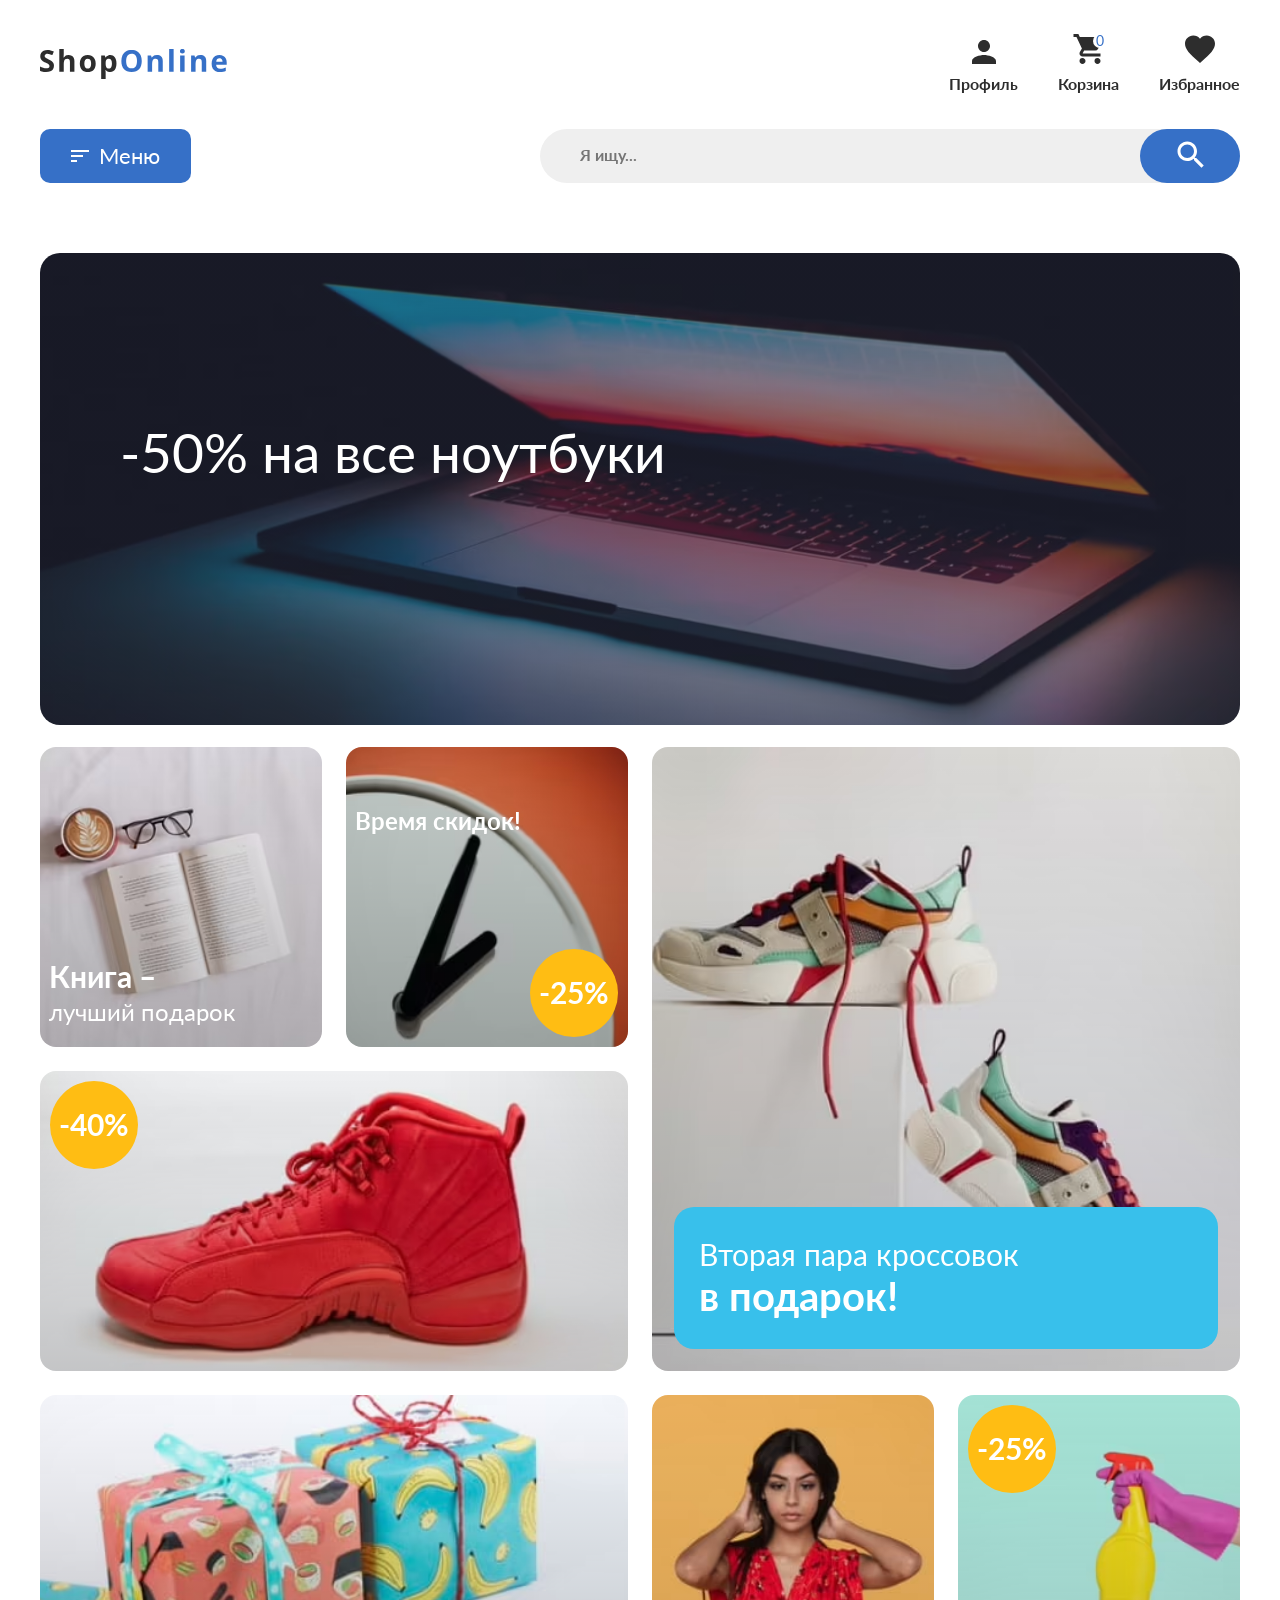
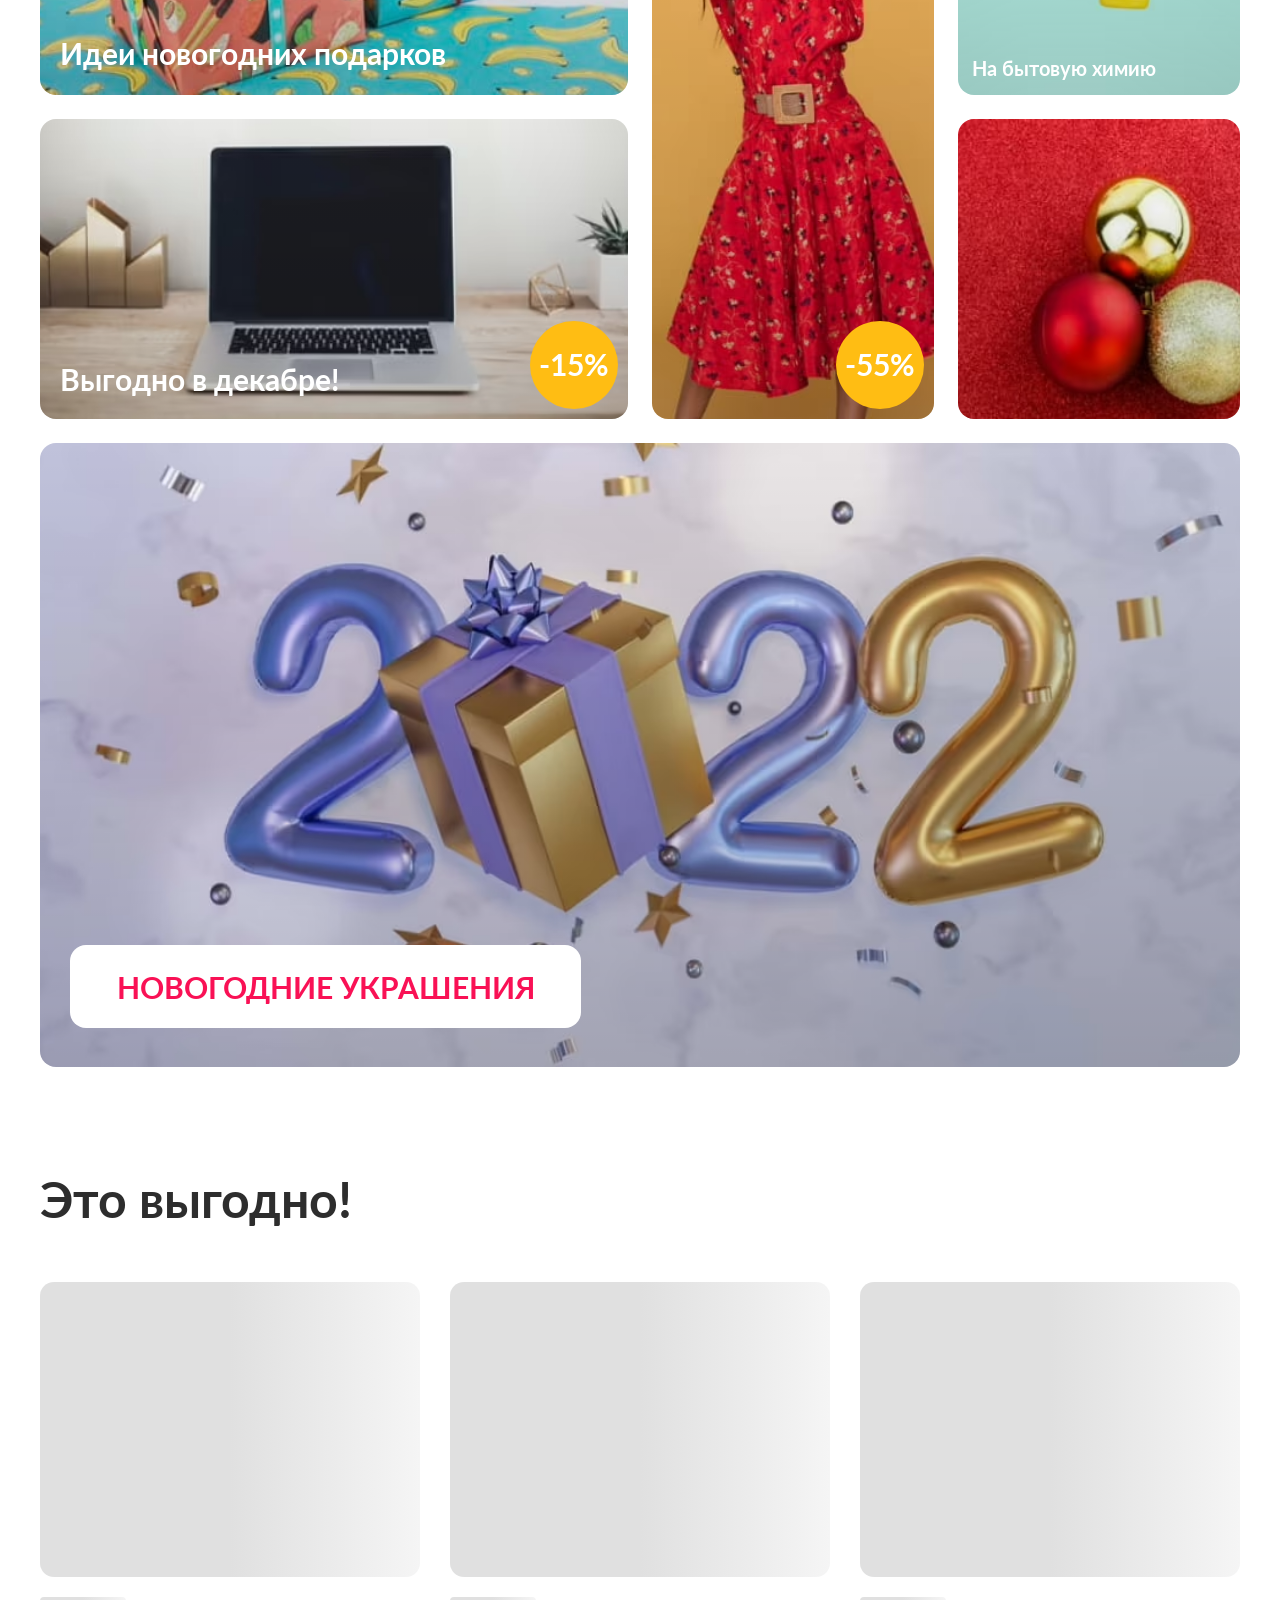
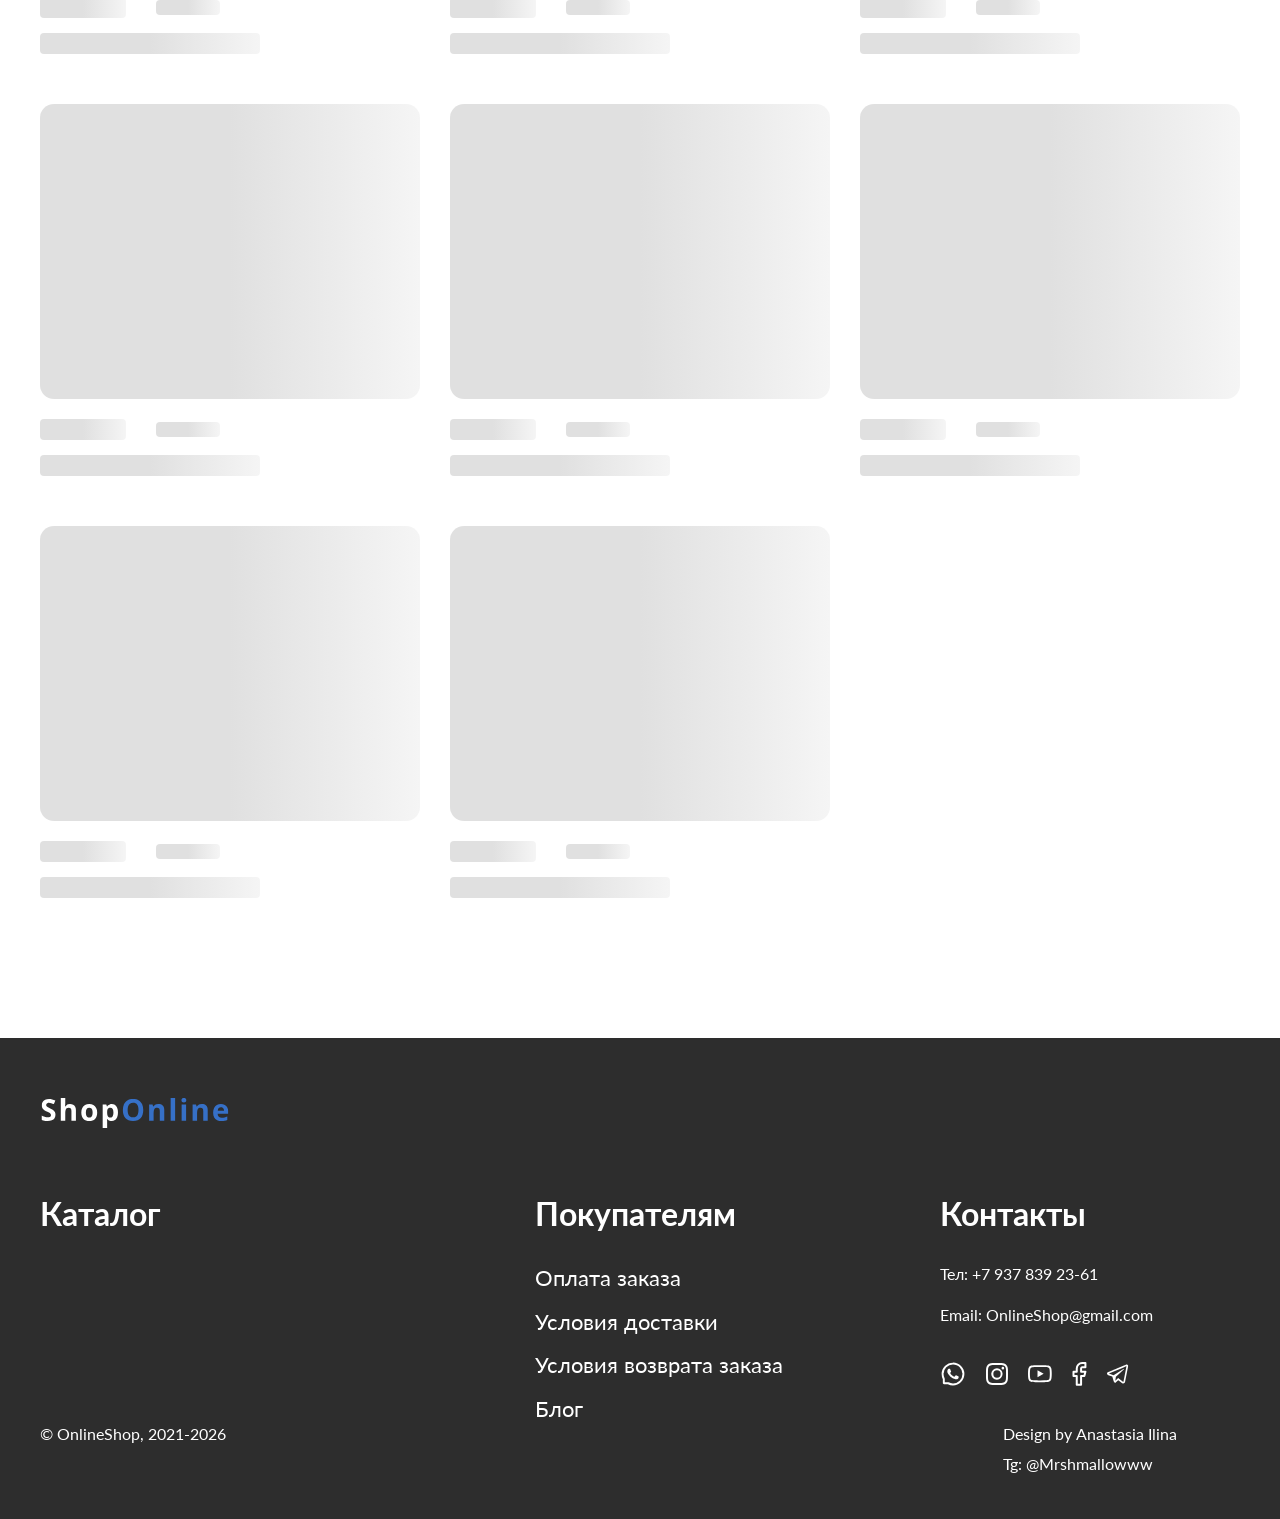
<file: index.html>
<!DOCTYPE html><html lang="ru"><head><meta charset="UTF-8"><meta name="viewport" content="width=device-width,initial-scale=1"><link rel="preload" href="fonts/Lato-400.woff2" as="font" type="font/woff2" crossorigin=""><link rel="preload" href="fonts/Lato-700.woff2" as="font" type="font/woff2" crossorigin=""><style>@font-face{font-display:swap;font-family:Lato;font-weight:400;src:url(fonts/Lato-400.woff2) format("woff2"),url(fonts/Lato-400.woff) format("woff")}@font-face{font-display:swap;font-family:Lato;font-weight:700;src:url(fonts/Lato-700.woff2) format("woff2"),url(fonts/Lato-700.woff) format("woff")}html{line-height:1.15;-webkit-text-size-adjust:100%}h1{font-size:2em;margin:.67em 0}main{display:block}a{background-color:transparent}img{border-style:none}button,input{font-family:inherit;font-size:100%;line-height:1.15;margin:0}button{overflow:visible}button{text-transform:none}[type=button],[type=submit],button{-webkit-appearance:button}[type=button]::-moz-focus-inner,[type=submit]::-moz-focus-inner,button::-moz-focus-inner{border-style:none;padding:0}[type=button]:-moz-focusring,[type=submit]:-moz-focusring,button:-moz-focusring{outline:ButtonText dotted 1px}input{overflow:visible}[type=search]{-webkit-appearance:textfield;outline-offset:-2px}[type=search]::-webkit-search-decoration{-webkit-appearance:none}::-webkit-file-upload-button{-webkit-appearance:button;font:inherit}[hidden]{display:none}html{-moz-box-sizing:border-box;box-sizing:border-box;scroll-behavior:smooth}*{-moz-box-sizing:inherit;box-sizing:inherit}body{display:-webkit-box;display:-webkit-flex;display:-moz-box;display:flex;min-height:100vh;min-width:320px;-webkit-box-orient:vertical;-webkit-box-direction:normal;-webkit-flex-direction:column;-moz-box-orient:vertical;-moz-box-direction:normal;background-color:#fff;color:#fff;flex-direction:column;font-family:Lato,sans-serif;line-height:1.3;margin:0}.container{margin:0 auto;max-width:1920px;padding:0 75px}@media (max-width:1500px){.container{padding:0 50px}}@media (max-width:1450px){.container{padding:0 40px}}@media (max-width:1064px){.container{padding:0 42px}}@media (max-width:880px){.container{padding:0 34px}}@media (max-width:480px){.container{padding:0 20px}}.visually-hidden{position:absolute!important;clip:rect(1px 1px 1px 1px);clip:rect(1px,1px,1px,1px);border:0!important;height:1px!important;overflow:hidden;padding:0!important;width:1px!important}.header{margin:0 0 60px;padding:30px 0 0;position:relative}.header__grid{display:grid;grid-template-areas:"logo button search user-settings";grid-template-columns:minmax(190px,313px) minmax(151px,250px) minmax(580px,757px) minmax(300px,451px);-webkit-box-align:center;-webkit-align-items:center;-moz-box-align:center;align-items:center}@media (max-width:1366px){.header__grid{grid-template-areas:"logo user-settings" "button search";grid-template-columns:190px 1fr;row-gap:34px}}@media (max-width:780px){.header__grid{grid-template-columns:minmax(140px,168px) 1fr;row-gap:29px}}@media (max-width:620px){.header__grid{grid-template-areas:"logo logo" "button user-settings" "search search";grid-template-columns:repeat(2,1fr)}}.header__button{display:-webkit-box;display:-webkit-flex;display:-moz-box;display:flex;grid-area:button;-webkit-box-pack:center;-webkit-justify-content:center;-moz-box-pack:center;justify-content:center;-webkit-box-align:center;-webkit-align-items:center;-moz-box-align:center;align-items:center;background-color:#3670c7;border:none;border-radius:10px;color:#fff;font-size:22px;gap:0 10px;height:54px;line-height:1.5;max-width:100%;padding:0;width:151px}@media (max-width:780px){.header__button{border-radius:6px;font-size:16px;height:42px;width:115px}}@media (max-width:480px){.header__grid{row-gap:20px}.header__button{border-radius:5px;font-size:14px;gap:0 5px;height:38px;width:95px}}@media (max-width:350px){.header__button{border-radius:4px;font-size:12px;gap:0 5px;height:30px;width:79px}}.header__logo{align-self:normal;grid-area:logo;padding-top:13px}.header__search-box{grid-area:search}.header__user-settings{grid-area:user-settings}@media (max-width:1366px){.header__logo{-webkit-align-self:center;align-self:center;height:30px;padding:0}.header__search-box{justify-self:self-end}.header{margin:0 0 40px;padding:34px 0 0}}@media (max-width:780px){.header__logo{height:26px;max-width:165px}.header{margin:0 0 30px;padding:25px 0 0}}@media (max-width:480px){.header__logo{height:18px;max-width:114px}.header{margin:0 0 26px;padding:20px 0 0}}@media (max-width:350px){.header{margin:0 0 16px}}.hero{padding:30px 0 60px}.hero__background{background-image:-webkit-gradient(linear,left top,left bottom,from(rgba(47,50,75,.5)),to(rgba(47,50,75,.5))),url(images/hero/banner.fallback-ext);background-image:-moz-linear-gradient(rgba(47,50,75,.5),rgba(47,50,75,.5)),url(images/hero/banner.fallback-ext);background-image:linear-gradient(rgba(47,50,75,.5),rgba(47,50,75,.5)),url(images/hero/banner.fallback-ext);background-image:-webkit-gradient(linear,left top,left bottom,from(rgba(47,50,75,.5)),to(rgba(47,50,75,.5))),-webkit-image-set(url("images/hero/banner.avif") 1x,url("images/hero/banner@2x.avif") 2x,url("images/hero/banner.webp") 1x,url("images/hero/banner@2x.webp") 2x,url("images/hero/banner.jpg") 1x,url("images/hero/banner@2x.jpg") 2x);background-image:-moz-linear-gradient(rgba(47,50,75,.5),rgba(47,50,75,.5)),-webkit-image-set(url("images/hero/banner.avif") 1x,url("images/hero/banner@2x.avif") 2x,url("images/hero/banner.webp") 1x,url("images/hero/banner@2x.webp") 2x,url("images/hero/banner.jpg") 1x,url("images/hero/banner@2x.jpg") 2x);background-image:linear-gradient(rgba(47,50,75,.5),rgba(47,50,75,.5)),-webkit-image-set(url("images/hero/banner.avif") 1x,url("images/hero/banner@2x.avif") 2x,url("images/hero/banner.webp") 1x,url("images/hero/banner@2x.webp") 2x,url("images/hero/banner.jpg") 1x,url("images/hero/banner@2x.jpg") 2x);background-image:-webkit-gradient(linear,left top,left bottom,from(rgba(47,50,75,.5)),to(rgba(47,50,75,.5))),image-set(url("images/hero/banner.avif") 1x type($mime),url("images/hero/banner@2x.avif") 2x type($mime),url("images/hero/banner.webp") 1x type($mime),url("images/hero/banner@2x.webp") 2x type($mime),url("images/hero/banner.jpg") 1x,url("images/hero/banner@2x.jpg") 2x);background-image:-moz-linear-gradient(rgba(47,50,75,.5),rgba(47,50,75,.5)),image-set(url("images/hero/banner.avif") 1x type($mime),url("images/hero/banner@2x.avif") 2x type($mime),url("images/hero/banner.webp") 1x type($mime),url("images/hero/banner@2x.webp") 2x type($mime),url("images/hero/banner.jpg") 1x,url("images/hero/banner@2x.jpg") 2x);background-image:linear-gradient(rgba(47,50,75,.5),rgba(47,50,75,.5)),-webkit-image-set(url("images/hero/banner.avif") 1x type($mime),url("images/hero/banner@2x.avif") 2x type($mime),url("images/hero/banner.webp") 1x type($mime),url("images/hero/banner@2x.webp") 2x type($mime),url("images/hero/banner.jpg") 1x,url("images/hero/banner@2x.jpg") 2x);background-image:linear-gradient(rgba(47,50,75,.5),rgba(47,50,75,.5)),image-set(url("images/hero/banner.avif") 1x type($mime),url("images/hero/banner@2x.avif") 2x type($mime),url("images/hero/banner.webp") 1x type($mime),url("images/hero/banner@2x.webp") 2x type($mime),url("images/hero/banner.jpg") 1x,url("images/hero/banner@2x.jpg") 2x);background-position:50%;background-repeat:no-repeat;background-size:cover;border-radius:20px;display:grid;grid-template-rows:repeat(2,200px);padding:40px 112px;position:relative;-webkit-box-align:end;-webkit-align-items:flex-end;-moz-box-align:end;align-items:flex-end}@media (max-width:1366px){.hero__background{padding:36px 79.66px}}@media (max-width:1090px){.hero__background{border-radius:16px;grid-template-rows:148px 94px}}@media (max-width:860px){.hero__background{background-image:-webkit-gradient(linear,left top,left bottom,from(rgba(47,50,75,.5)),to(rgba(47,50,75,.5))),url(images/hero/banner860.fallback-ext);background-image:-moz-linear-gradient(rgba(47,50,75,.5),rgba(47,50,75,.5)),url(images/hero/banner860.fallback-ext);background-image:linear-gradient(rgba(47,50,75,.5),rgba(47,50,75,.5)),url(images/hero/banner860.fallback-ext);background-image:-webkit-gradient(linear,left top,left bottom,from(rgba(47,50,75,.5)),to(rgba(47,50,75,.5))),-webkit-image-set(url("images/hero/banner860.avif") 1x,url("images/hero/banner860@2x.avif") 2x,url("images/hero/banner860.webp") 1x,url("images/hero/banner860@2x.webp") 2x,url("images/hero/banner860.jpg") 1x,url("images/hero/banner860@2x.jpg") 2x);background-image:-moz-linear-gradient(rgba(47,50,75,.5),rgba(47,50,75,.5)),-webkit-image-set(url("images/hero/banner860.avif") 1x,url("images/hero/banner860@2x.avif") 2x,url("images/hero/banner860.webp") 1x,url("images/hero/banner860@2x.webp") 2x,url("images/hero/banner860.jpg") 1x,url("images/hero/banner860@2x.jpg") 2x);background-image:linear-gradient(rgba(47,50,75,.5),rgba(47,50,75,.5)),-webkit-image-set(url("images/hero/banner860.avif") 1x,url("images/hero/banner860@2x.avif") 2x,url("images/hero/banner860.webp") 1x,url("images/hero/banner860@2x.webp") 2x,url("images/hero/banner860.jpg") 1x,url("images/hero/banner860@2x.jpg") 2x);background-image:-webkit-gradient(linear,left top,left bottom,from(rgba(47,50,75,.5)),to(rgba(47,50,75,.5))),image-set(url("images/hero/banner860.avif") 1x type($mime),url("images/hero/banner860@2x.avif") 2x type($mime),url("images/hero/banner860.webp") 1x type($mime),url("images/hero/banner860@2x.webp") 2x type($mime),url("images/hero/banner860.jpg") 1x,url("images/hero/banner860@2x.jpg") 2x);background-image:-moz-linear-gradient(rgba(47,50,75,.5),rgba(47,50,75,.5)),image-set(url("images/hero/banner860.avif") 1x type($mime),url("images/hero/banner860@2x.avif") 2x type($mime),url("images/hero/banner860.webp") 1x type($mime),url("images/hero/banner860@2x.webp") 2x type($mime),url("images/hero/banner860.jpg") 1x,url("images/hero/banner860@2x.jpg") 2x);background-image:linear-gradient(rgba(47,50,75,.5),rgba(47,50,75,.5)),-webkit-image-set(url("images/hero/banner860.avif") 1x type($mime),url("images/hero/banner860@2x.avif") 2x type($mime),url("images/hero/banner860.webp") 1x type($mime),url("images/hero/banner860@2x.webp") 2x type($mime),url("images/hero/banner860.jpg") 1x,url("images/hero/banner860@2x.jpg") 2x);background-image:linear-gradient(rgba(47,50,75,.5),rgba(47,50,75,.5)),image-set(url("images/hero/banner860.avif") 1x type($mime),url("images/hero/banner860@2x.avif") 2x type($mime),url("images/hero/banner860.webp") 1x type($mime),url("images/hero/banner860@2x.webp") 2x type($mime),url("images/hero/banner860.jpg") 1x,url("images/hero/banner860@2x.jpg") 2x);grid-template-rows:73px 147px;padding:30px 80px}}.hero__link{color:inherit;font-size:70px;outline:0;text-decoration:none}.hero__link:before{border-radius:20px;content:"";inset:0;position:absolute}@media (max-width:1090px){.hero__link:before{border-radius:16px}}@media (max-width:530px){.hero__background{background-image:-webkit-gradient(linear,left top,left bottom,from(rgba(47,50,75,.5)),to(rgba(47,50,75,.5))),url(images/hero/banner530.fallback-ext);background-image:-moz-linear-gradient(rgba(47,50,75,.5),rgba(47,50,75,.5)),url(images/hero/banner530.fallback-ext);background-image:linear-gradient(rgba(47,50,75,.5),rgba(47,50,75,.5)),url(images/hero/banner530.fallback-ext);background-image:-webkit-gradient(linear,left top,left bottom,from(rgba(47,50,75,.5)),to(rgba(47,50,75,.5))),-webkit-image-set(url("images/hero/banner530.avif") 1x,url("images/hero/banner530@2x.avif") 2x,url("images/hero/banner530.webp") 1x,url("images/hero/banner530@2x.webp") 2x,url("images/hero/banner530.jpg") 1x,url("images/hero/banner530@2x.jpg") 2x);background-image:-moz-linear-gradient(rgba(47,50,75,.5),rgba(47,50,75,.5)),-webkit-image-set(url("images/hero/banner530.avif") 1x,url("images/hero/banner530@2x.avif") 2x,url("images/hero/banner530.webp") 1x,url("images/hero/banner530@2x.webp") 2x,url("images/hero/banner530.jpg") 1x,url("images/hero/banner530@2x.jpg") 2x);background-image:linear-gradient(rgba(47,50,75,.5),rgba(47,50,75,.5)),-webkit-image-set(url("images/hero/banner530.avif") 1x,url("images/hero/banner530@2x.avif") 2x,url("images/hero/banner530.webp") 1x,url("images/hero/banner530@2x.webp") 2x,url("images/hero/banner530.jpg") 1x,url("images/hero/banner530@2x.jpg") 2x);background-image:-webkit-gradient(linear,left top,left bottom,from(rgba(47,50,75,.5)),to(rgba(47,50,75,.5))),image-set(url("images/hero/banner530.avif") 1x type($mime),url("images/hero/banner530@2x.avif") 2x type($mime),url("images/hero/banner530.webp") 1x type($mime),url("images/hero/banner530@2x.webp") 2x type($mime),url("images/hero/banner530.jpg") 1x,url("images/hero/banner530@2x.jpg") 2x);background-image:-moz-linear-gradient(rgba(47,50,75,.5),rgba(47,50,75,.5)),image-set(url("images/hero/banner530.avif") 1x type($mime),url("images/hero/banner530@2x.avif") 2x type($mime),url("images/hero/banner530.webp") 1x type($mime),url("images/hero/banner530@2x.webp") 2x type($mime),url("images/hero/banner530.jpg") 1x,url("images/hero/banner530@2x.jpg") 2x);background-image:linear-gradient(rgba(47,50,75,.5),rgba(47,50,75,.5)),-webkit-image-set(url("images/hero/banner530.avif") 1x type($mime),url("images/hero/banner530@2x.avif") 2x type($mime),url("images/hero/banner530.webp") 1x type($mime),url("images/hero/banner530@2x.webp") 2x type($mime),url("images/hero/banner530.jpg") 1x,url("images/hero/banner530@2x.jpg") 2x);background-image:linear-gradient(rgba(47,50,75,.5),rgba(47,50,75,.5)),image-set(url("images/hero/banner530.avif") 1x type($mime),url("images/hero/banner530@2x.avif") 2x type($mime),url("images/hero/banner530.webp") 1x type($mime),url("images/hero/banner530@2x.webp") 2x type($mime),url("images/hero/banner530.jpg") 1x,url("images/hero/banner530@2x.jpg") 2x);border-radius:8px;grid-template-rows:49px 231px;padding:30px 29px}.hero__link:before{border-radius:8px}}@media (max-width:1366px){.hero__link{font-size:55px}.hero{padding:30px 0 22px}}@media (max-width:1090px){.hero__link{border-radius:16px;font-size:40px}}.hero__stock-box{place-self:self-end center}@media (max-width:860px){.hero__link{font-size:30px;max-width:100%}.hero{padding:20px 0 40px}}@media (max-width:530px){.hero__link{border-radius:8px;font-size:22px;text-align:center}.hero{padding:25px 0 20px}}.discounts{padding:0 0 100px}.discounts__list{display:grid;gap:60px;grid-auto-flow:dense;grid-template-columns:repeat(6,minmax(200px,245px));grid-template-rows:repeat(4,245px);list-style:none;margin:0;padding:0}@media (max-width:1725px){.discounts__list{gap:40px}}@media (max-width:1690px){.discounts__list{gap:30px}}@media (max-width:1530px){.discounts__list{grid-template-rows:repeat(4,217px)}}@media (max-width:1430px){.discounts__list{grid-template-columns:repeat(6,minmax(180px,220px));grid-template-rows:repeat(4,200px)}}@media (max-width:1370px){.discounts__list{gap:24px;grid-template-rows:repeat(4,190px)}}@media (max-width:1360px){.discounts__list{grid-template-columns:repeat(4,minmax(200px,1fr));grid-template-rows:repeat(6,300px)}}@media (max-width:1240px){.discounts__list{grid-template-rows:repeat(6,271px)}}@media (max-width:1140px){.discounts__list{grid-template-rows:repeat(6,249px)}}@media (max-width:1070px){.discounts__list{grid-template-rows:repeat(6,230px)}}@media (max-width:1025px){.discounts__list{grid-template-columns:repeat(4,minmax(200px,1fr));grid-template-rows:repeat(6,217px)}}@media (max-width:950px){.discounts__list{grid-template-columns:repeat(4,minmax(180px,1fr));grid-template-rows:repeat(6,200px)}}@media (max-width:870px){.discounts__list{gap:20px;grid-template-columns:repeat(2,minmax(130px,1fr)) minmax(200px,220px) minmax(130px,1fr);grid-template-rows:repeat(2,140px) repeat(4,60px) repeat(2,140px)}}@media (max-width:730px){.discounts__list{grid-template-columns:repeat(2,minmax(130px,1fr));grid-template-rows:repeat(9,250px)}}@media (max-width:540px){.discounts__list{grid-template-rows:repeat(9,220px)}}@media (max-width:480px){.discounts__list{grid-template-rows:repeat(9,200px)}}.discounts__item{background-position:50%;background-repeat:no-repeat;background-size:cover;border-radius:20px;height:auto;max-width:100%;position:relative;z-index:3}.discounts__item-percentage:after{display:grid;-webkit-box-pack:center;-webkit-justify-content:center;-moz-box-pack:center;justify-content:center;-webkit-box-align:center;-webkit-align-items:center;-moz-box-align:center;align-items:center;background-color:#ffbd13;border-radius:50%;font-size:30px;font-weight:700;height:88px;position:absolute;width:88px;z-index:10}@media (max-width:950px){.discounts__item-percentage:after{font-size:24px;height:63px;width:63px}}.discounts__item-percentage_position_right-bottom:after{bottom:20px;right:20px}.discounts__item:before{background-image:-webkit-gradient(linear,left top,left bottom,from(rgba(7,7,7,0)),to(rgba(0,0,0,.2)));background-image:-moz-linear-gradient(top,rgba(7,7,7,0) 0,rgba(0,0,0,.2) 100%);background-image:linear-gradient(180deg,rgba(7,7,7,0),rgba(0,0,0,.2));border-radius:20px;content:"";inset:0;position:absolute;z-index:-1}@media (max-width:1690px){.discounts__item-percentage_position_right-bottom:after{bottom:10px;right:10px}.discounts__item:before{border-radius:16px}.discounts__item{border-radius:16px}}@media (max-width:1064px){.discounts{padding:0 0 90px}}@media (max-width:870px){.discounts__item-percentage:after{font-size:16px;font-weight:700;height:50px;width:50px}.discounts__item:before{border-radius:12px}.discounts__item{border-radius:12px}.discounts{padding:0 0 60px}}@media (max-width:480px){.discounts__item-percentage_position_right-bottom:after{bottom:5px;right:5px}.discounts__item:before{border-radius:8px}.discounts__item{border-radius:8px}.discounts{padding:0 0 70px}}.discounts-item-1{background-image:url(images/discounts/book.fallback-ext);background-image:-webkit-image-set(url("images/discounts/book.avif") 1x,url("images/discounts/book@2x.avif") 2x,url("images/discounts/book.webp") 1x,url("images/discounts/book@2x.webp") 2x,url("images/discounts/book.jpg") 1x,url("images/discounts/book@2x.jpg") 2x);background-image:-webkit-image-set(url("images/discounts/book.avif") 1x type($mime),url("images/discounts/book@2x.avif") 2x type($mime),url("images/discounts/book.webp") 1x type($mime),url("images/discounts/book@2x.webp") 2x type($mime),url("images/discounts/book.jpg") 1x,url("images/discounts/book@2x.jpg") 2x);background-image:image-set(url("images/discounts/book.avif") 1x type($mime),url("images/discounts/book@2x.avif") 2x type($mime),url("images/discounts/book.webp") 1x type($mime),url("images/discounts/book@2x.webp") 2x type($mime),url("images/discounts/book.jpg") 1x,url("images/discounts/book@2x.jpg") 2x);display:-webkit-box;display:-webkit-flex;display:-moz-box;display:flex;font-size:30px;padding:20px;-webkit-box-orient:vertical;-webkit-box-direction:normal;-webkit-flex-direction:column;-moz-box-orient:vertical;-moz-box-direction:normal;flex-direction:column;-webkit-box-pack:end;-webkit-justify-content:flex-end;-moz-box-pack:end;justify-content:flex-end}@media (max-width:1690px){.discounts-item-1{font-size:24px;padding:20px 13px 20px 9px}}@media (max-width:950px){.discounts-item-1{font-size:20px}}@media (max-width:870px){.discounts-item-1{display:block;line-height:110%;padding:48px 30px 15px 9px}}@media (max-width:800px){.discounts-item-1{padding:48px 12px 15px 9px}}@media (max-width:730px){.discounts-item-1{padding:48px 55px 15px 9px}}@media (max-width:540px){.discounts-item-1{padding:110px 60px 15px 9px}}@media (max-width:480px){.discounts-item-1{font-size:12px;padding:90px 100px 10px 10px}}@media (max-width:370px){.discounts__list{grid-template-rows:repeat(9,145px)}.discounts-item-1{padding:90px 65px 10px 10px}}@media (max-width:340px){.discounts__list{grid-template-rows:repeat(9,130px)}.discounts-item-1{padding:80px 34px 10px 10px}}.discounts-item-2{background-image:url(images/discounts/watch.fallback-ext);background-image:-webkit-image-set(url("images/discounts/watch.avif") 1x,url("images/discounts/watch@2x.avif") 2x,url("images/discounts/watch.webp") 1x,url("images/discounts/watch@2x.webp") 2x,url("images/discounts/watch.jpg") 1x,url("images/discounts/watch@2x.jpg") 2x);background-image:-webkit-image-set(url("images/discounts/watch.avif") 1x type($mime),url("images/discounts/watch@2x.avif") 2x type($mime),url("images/discounts/watch.webp") 1x type($mime),url("images/discounts/watch@2x.webp") 2x type($mime),url("images/discounts/watch.jpg") 1x,url("images/discounts/watch@2x.jpg") 2x);background-image:image-set(url("images/discounts/watch.avif") 1x type($mime),url("images/discounts/watch@2x.avif") 2x type($mime),url("images/discounts/watch.webp") 1x type($mime),url("images/discounts/watch@2x.webp") 2x type($mime),url("images/discounts/watch.jpg") 1x,url("images/discounts/watch@2x.jpg") 2x);font-size:30px;font-weight:700;padding:78px 20px 20px 14px}.discounts-item-2:after{content:"-25%"}@media (max-width:1800px){.discounts-item-2{font-size:27px}}@media (max-width:1690px){.discounts-item-2{font-size:24px;padding:58px 10px 10px 9px}}@media (max-width:950px){.discounts-item-2{font-size:20px}}@media (max-width:870px){.discounts-item-2{font-size:16px;padding:15px 10px 10px 5px}}@media (max-width:480px){.discounts-item-2{font-size:12px;padding:40px 10px 10px 5px}}@media (max-width:340px){.discounts-item-2{padding:28px 10px 10px 5px}}.discounts-item-3{background-image:url(images/discounts/red-sneakers.fallback-ext);background-image:-webkit-image-set(url("images/discounts/red-sneakers.avif") 1x,url("images/discounts/red-sneakers@2x.avif") 2x,url("images/discounts/red-sneakers.webp") 1x,url("images/discounts/red-sneakers@2x.webp") 2x,url("images/discounts/red-sneakers.jpg") 1x,url("images/discounts/red-sneakers@2x.jpg") 2x);background-image:-webkit-image-set(url("images/discounts/red-sneakers.avif") 1x type($mime),url("images/discounts/red-sneakers@2x.avif") 2x type($mime),url("images/discounts/red-sneakers.webp") 1x type($mime),url("images/discounts/red-sneakers@2x.webp") 2x type($mime),url("images/discounts/red-sneakers.jpg") 1x,url("images/discounts/red-sneakers@2x.jpg") 2x);background-image:image-set(url("images/discounts/red-sneakers.avif") 1x type($mime),url("images/discounts/red-sneakers@2x.avif") 2x type($mime),url("images/discounts/red-sneakers.webp") 1x type($mime),url("images/discounts/red-sneakers@2x.webp") 2x type($mime),url("images/discounts/red-sneakers.jpg") 1x,url("images/discounts/red-sneakers@2x.jpg") 2x);grid-area:2/1/3/3}.discounts-item-4{background-image:url(images/discounts/white-sneakers.fallback-ext);background-image:-webkit-image-set(url("images/discounts/white-sneakers.avif") 1x,url("images/discounts/white-sneakers@2x.avif") 2x,url("images/discounts/white-sneakers.webp") 1x,url("images/discounts/white-sneakers@2x.webp") 2x,url("images/discounts/white-sneakers.jpg") 1x,url("images/discounts/white-sneakers@2x.jpg") 2x);background-image:-webkit-image-set(url("images/discounts/white-sneakers.avif") 1x type($mime),url("images/discounts/white-sneakers@2x.avif") 2x type($mime),url("images/discounts/white-sneakers.webp") 1x type($mime),url("images/discounts/white-sneakers@2x.webp") 2x type($mime),url("images/discounts/white-sneakers.jpg") 1x,url("images/discounts/white-sneakers@2x.jpg") 2x);background-image:image-set(url("images/discounts/white-sneakers.avif") 1x type($mime),url("images/discounts/white-sneakers@2x.avif") 2x type($mime),url("images/discounts/white-sneakers.webp") 1x type($mime),url("images/discounts/white-sneakers@2x.webp") 2x type($mime),url("images/discounts/white-sneakers.jpg") 1x,url("images/discounts/white-sneakers@2x.jpg") 2x);display:grid;padding:22px 20px;-webkit-box-align:end;-webkit-align-items:end;-moz-box-align:end;align-items:end;grid-area:1/3/3/5}@media (max-width:1690px){.discounts-item-4{font-size:30px;padding:22px}}@media (max-width:870px){.discounts-item-4{grid-row:1/span 3;padding:10px}}@media (max-width:730px){.discounts-item-4{grid-area:3/1/5/3}}@media (max-width:480px){.discounts-item-4{font-size:12px}}@media (max-width:1360px){.discounts-item-5{grid-area:3/1/4/3}}@media (max-width:730px){.discounts-item-5{grid-area:5/1/6/3}}@media (max-width:1360px){.discounts-item-6{grid-area:4/1/5/3}}@media (max-width:730px){.discounts-item-6{grid-area:6/1/7/3}}.discounts-item-7{background-image:url(images/discounts/decoration.fallback-ext);background-image:-webkit-image-set(url("images/discounts/decoration.avif") 1x,url("images/discounts/decoration@2x.avif") 2x,url("images/discounts/decoration.webp") 1x,url("images/discounts/decoration@2x.webp") 2x,url("images/discounts/decoration.jpg") 1x,url("images/discounts/decoration@2x.jpg") 2x);background-image:-webkit-image-set(url("images/discounts/decoration.avif") 1x type($mime),url("images/discounts/decoration@2x.avif") 2x type($mime),url("images/discounts/decoration.webp") 1x type($mime),url("images/discounts/decoration@2x.webp") 2x type($mime),url("images/discounts/decoration.jpg") 1x,url("images/discounts/decoration@2x.jpg") 2x);background-image:image-set(url("images/discounts/decoration.avif") 1x type($mime),url("images/discounts/decoration@2x.avif") 2x type($mime),url("images/discounts/decoration.webp") 1x type($mime),url("images/discounts/decoration@2x.webp") 2x type($mime),url("images/discounts/decoration.jpg") 1x,url("images/discounts/decoration@2x.jpg") 2x);color:#f91155;display:grid;font-size:40px;font-weight:700;line-height:1.2;padding:50px;text-transform:uppercase;-webkit-box-align:end;-webkit-align-items:end;-moz-box-align:end;align-items:end;grid-area:3/1/5/5}@media (max-width:1360px){.discounts-item-7{grid-area:5/1/7/5}}@media (max-width:730px){.discounts-item-7{grid-area:9/1/10/3}}@media (max-width:870px){.discounts-item-8{background-image:url(images/discounts/dress768.fallback-ext);background-image:-webkit-image-set(url("images/discounts/dress768.avif") 1x,url("images/discounts/dress768@2x.avif") 2x,url("images/discounts/dress768.webp") 1x,url("images/discounts/dress768@2x.webp") 2x,url("images/discounts/dress768.jpg") 1x,url("images/discounts/dress768@2x.jpg") 2x);background-image:-webkit-image-set(url("images/discounts/dress768.avif") 1x type($mime),url("images/discounts/dress768@2x.avif") 2x type($mime),url("images/discounts/dress768.webp") 1x type($mime),url("images/discounts/dress768@2x.webp") 2x type($mime),url("images/discounts/dress768.jpg") 1x,url("images/discounts/dress768@2x.jpg") 2x);background-image:image-set(url("images/discounts/dress768.avif") 1x type($mime),url("images/discounts/dress768@2x.avif") 2x type($mime),url("images/discounts/dress768.webp") 1x type($mime),url("images/discounts/dress768@2x.webp") 2x type($mime),url("images/discounts/dress768.jpg") 1x,url("images/discounts/dress768@2x.jpg") 2x);background-position:top;grid-area:4/3/7/4}}@media (max-width:730px){.discounts-item-8{background-image:url(images/discounts/dress.fallback-ext);background-image:-webkit-image-set(url("images/discounts/dress.avif") 1x,url("images/discounts/dress@2x.avif") 2x,url("images/discounts/dress.webp") 1x,url("images/discounts/dress@2x.webp") 2x,url("images/discounts/dress.jpg") 1x,url("images/discounts/dress@2x.jpg") 2x);background-image:-webkit-image-set(url("images/discounts/dress.avif") 1x type($mime),url("images/discounts/dress@2x.avif") 2x type($mime),url("images/discounts/dress.webp") 1x type($mime),url("images/discounts/dress@2x.webp") 2x type($mime),url("images/discounts/dress.jpg") 1x,url("images/discounts/dress@2x.jpg") 2x);background-image:image-set(url("images/discounts/dress.avif") 1x type($mime),url("images/discounts/dress@2x.avif") 2x type($mime),url("images/discounts/dress.webp") 1x type($mime),url("images/discounts/dress@2x.webp") 2x type($mime),url("images/discounts/dress.jpg") 1x,url("images/discounts/dress@2x.jpg") 2x);background-position:50%;grid-area:7/1/9/2}.discounts-item-9{grid-area:7/2/8/3}}.footer__button{padding:0 0 5px 5px}.footer-logo-block{grid-area:logo;padding:10px 0 0}.footer-catalog{grid-area:catalog}.footer-buyers{grid-area:buyers}.footer-contacts{grid-area:contacts}.navigation{background-color:#fff;box-shadow:0 15px 40px rgba(0,0,0,.1);color:#2d2d2d;left:0;opacity:0;padding:0;position:absolute;top:105%;-webkit-transform:translateY(-10px);-moz-transform:translateY(-10px);transform:translateY(-10px);visibility:hidden;width:100%;z-index:4}.navigation__title{font-size:38px;font-weight:700;line-height:130%;margin:0 0 33px}@media (max-width:940px){.navigation__title{font-size:29px}}@media (max-width:780px){.navigation__title{font-size:26px;margin:0 0 20px}.navigation__item{max-width:160px}}@media (max-width:470px){.navigation__title{font-size:23px}}@media (max-width:350px){.navigation__title{font-size:20px;margin:0 0 15px}.navigation__item{max-width:130px}}.navigation__list{list-style:none;margin:0;padding:0}.navigation__item{font-size:0;width:-webkit-max-content;width:-moz-max-content;width:max-content}.navigation__link{color:inherit;font-size:22px;line-height:150%;text-decoration:none}@media (max-width:1065px){.navigation__link{font-size:20px}}@media (max-width:940px){.navigation__link{font-size:19px}}@media (max-width:780px){.navigation__link{font-size:16px}}@media (max-width:470px){.navigation__link{font-size:14px}}.navigation-grid{display:grid;grid-template-areas:"catalog buyers contacts";grid-template-columns:minmax(460px,755px) minmax(250px,480px) minmax(307px,570px);padding:52px 0 56px}@media (max-width:1140px){.navigation-grid{grid-template-columns:minmax(462px,512px) minmax(250px,480px) minmax(125px,570px)}.catalog__list{max-height:508px}}@media (max-width:1065px){.navigation-grid{grid-template-columns:minmax(370px,512px) minmax(205px,480px) minmax(125px,570px)}}@media (max-width:840px){.navigation-grid{grid-template-areas:"catalog buyers" "catalog contacts";grid-template-columns:minmax(255px,450px) minmax(128px,480px)}.buyers__list{margin:0 0 20px}}@media (max-width:610px){.navigation-grid{grid-template-areas:"catalog" "buyers" "contacts";grid-template-columns:1fr}}.catalog{grid-area:catalog}.catalog__list{display:grid;gap:20px 30px;grid-template-columns:repeat(2,1fr);max-width:502px}@media (max-width:1280px){.catalog__list{max-width:460px}}@media (max-width:940px){.navigation-grid{padding:40px 0 45px}.catalog__list{gap:15px 15px}}@media (max-width:780px){.catalog__list{-webkit-box-align:center;-webkit-align-items:center;-moz-box-align:center;align-items:center;gap:10px 10px}}@media (max-width:350px){.navigation__link{font-size:12px}.catalog__list{gap:8px 8px}}.buyers__list{display:-webkit-box;display:-webkit-flex;display:-moz-box;display:flex;-webkit-box-orient:vertical;-webkit-box-direction:normal;-webkit-flex-direction:column;-moz-box-orient:vertical;-moz-box-direction:normal;flex-direction:column;gap:20px 0;grid-area:buyers}@media (max-width:940px){.buyers__list{gap:15px 0}}@media (max-width:840px){.navigation-contacts{grid-area:contacts}}.search-box{max-width:757px;position:relative;white-space:nowrap}.search-box__input{background-color:#efefef;border:none;border-radius:30px;display:inline-block;font-size:16px;font-weight:700;line-height:1.3;padding:16.65px 135px 16.65px 40px;vertical-align:middle;width:100%}@media (max-width:780px){.buyers__list{gap:10px 0}.search-box__input{font-size:12px;padding:13.2px 110px 13.2px 30px}}@media (max-width:480px){.search-box__input{font-size:10px}}@media (max-width:350px){.search-box__input{font-size:8px;padding:9.8px 65px 9.8px 16px}}.search-box__button{background-color:#3670c7;border:none;border-radius:30px;color:#fff;padding:11.85px 0;position:absolute;right:0;top:0;vertical-align:middle;width:100px}@media (max-width:780px){.search-box__button{padding:7.8px 0;width:82px}}@media (max-width:480px){.search-box__button{padding:8.3px 0;width:60px}}@media (max-width:350px){.search-box__button{padding:5.3px 0;width:50px}}@media (max-width:780px){.search-box__icon{height:23px;width:23px}}@media (max-width:480px){.search-box__icon{height:19px;width:19px}}@media (max-width:350px){.search-box__icon{height:16px;width:16px}}.search-box__suggestions-wrapper{background:#fff;border:1px solid #ccc;border-radius:25px;box-shadow:0 4px 6px rgba(0,0,0,.1);color:#2d2d2d;left:0;position:absolute;right:0;top:105%;z-index:1000}.search-box__suggestions-list{list-style:none;margin:0;padding:15px}@media (max-width:1366px){.search-box{max-width:700px;width:100%}}@media (max-width:780px){.search-box{width:540px}}@media (max-width:745px){.search-box{max-width:540px;width:100%}}.header-arrow-dropdown__button{background-color:transparent;border:none;display:none;font-size:0;line-height:0}@media (max-width:610px){.header-arrow-dropdown__title{position:relative;width:-webkit-max-content;width:-moz-max-content;width:max-content}.header-arrow-dropdown__button{display:inline-block;vertical-align:middle}.header-arrow-dropdown__button:after{content:"";inset:0;position:absolute}.header-arrow-dropdown__list{height:0;overflow:hidden}}.footer-arrow-dropdown__button{background-color:transparent;border:none;display:none;font-size:0;line-height:0}@media (max-width:420px){.footer-arrow-dropdown__button{display:inline-block;vertical-align:middle}.footer-arrow-dropdown__button:after{content:"";inset:0;position:absolute}}.lines{display:-webkit-box;display:-webkit-flex;display:-moz-box;display:flex;-webkit-box-orient:vertical;-webkit-box-direction:normal;-webkit-flex-direction:column;-moz-box-orient:vertical;-moz-box-direction:normal;flex-direction:column;gap:3px 0}.lines__item{background-color:#fff;display:block;height:2px;-webkit-transform-origin:42%;-moz-transform-origin:42%;transform-origin:42%}@media (max-width:780px){.lines__item{-webkit-transform-origin:45%;-moz-transform-origin:45%;transform-origin:45%}}.lines__item_position_top{width:18px}@media (max-width:480px){.lines__item{-webkit-transform-origin:34%;-moz-transform-origin:34%;transform-origin:34%}.lines__item_position_top{width:10px}}.lines__item_position_middle{width:12px}@media (max-width:480px){.lines__item_position_middle{width:7px}}.lines__item_position_bottom{width:6px}@media (max-width:480px){.lines__item_position_bottom{width:3px}.lines__item{height:1px}.lines{gap:1px 0}}.timer{text-align:center}.user-settings{display:-webkit-box;display:-webkit-flex;display:-moz-box;display:flex;-webkit-box-pack:end;-webkit-justify-content:end;-moz-box-pack:end;gap:70px;justify-content:end;list-style:none;margin:0;padding:0}.user-settings__item{-webkit-align-self:self-end;align-self:self-end}.user-settings__link{display:-webkit-box;display:-webkit-flex;display:-moz-box;display:flex;row-gap:10px;text-decoration:none;-webkit-box-orient:vertical;-webkit-box-direction:normal;-webkit-flex-direction:column;-moz-box-orient:vertical;-moz-box-direction:normal;flex-direction:column;-webkit-box-align:center;-webkit-align-items:center;-moz-box-align:center;align-items:center;color:#2d2d2d;outline:0}.user-settings__name{font-weight:700}@media (max-width:780px){.user-settings__link{gap:3px}.user-settings__name{font-size:12px}}@media (max-width:1600px){.user-settings{gap:40px}}@media (max-width:780px){.user-settings{gap:30px}.user-settings__profile{height:20px;width:20px}.user-settings__profile-basket{height:25px;width:25px}.user-settings__favorite{height:22.94px;width:25px}}@media (max-width:480px){.user-settings__name{font-size:11px}.user-settings{gap:15px}}@media (max-width:350px){.user-settings__name{display:none}.user-settings{gap:20px}}.profile-basket{position:relative}.profile-basket__counter{background-color:#fff;border-radius:50%;color:#3670c7;display:-webkit-box;display:-webkit-flex;display:-moz-box;display:flex;font-size:14px;height:14px;position:absolute;right:12px;top:0;width:14px;-webkit-box-pack:center;-webkit-justify-content:center;-moz-box-pack:center;justify-content:center;-webkit-box-align:center;-webkit-align-items:center;-moz-box-align:center;align-items:center}@media (max-width:780px){.profile-basket__counter{right:6px;top:-4px}}@media (max-width:480px){.profile-basket__counter{right:-2px;top:-4px}}.basket-item__checkbox-image-wrapper{display:-webkit-box;display:-webkit-flex;display:-moz-box;display:flex;grid-area:checkboxImageWrapper;-webkit-box-align:center;-webkit-align-items:center;-moz-box-align:center;align-items:center}.basket-item__info{grid-area:info}.basket-item__quantity{grid-area:quantity}.basket-item__pricing{display:-webkit-box;display:-webkit-flex;display:-moz-box;display:flex;grid-area:pricing;-webkit-box-orient:vertical;-webkit-box-direction:normal;-webkit-flex-direction:column;-moz-box-orient:vertical;-moz-box-direction:normal;flex-direction:column;-webkit-box-align:end;-webkit-align-items:end;-moz-box-align:end;align-items:end;white-space:nowrap}@media (max-width:768px){.basket-item__remove{align-self:self-end;display:block;grid-area:remove;justify-self:end;margin-right:5px}}</style><script>document.addEventListener('DOMContentLoaded', () => {
      const createLink = url => {
        const link = document.createElement('link');
        link.rel = 'stylesheet';
        link.href = url;
        document.head.append(link);
      };
      createLink('styles/index.min.css');
    })</script><script type="module" src="script/index.js"></script><title>ShopOnline</title></head><body><header class="header"><div class="container"><div class="header__grid"><img class="header__logo" src="images/sprite.svg#logo" alt="Логотип c  Shop Online" width="187" height="43"> <button class="header__button js-header-button" type="button" aria-haspopup="menu" aria-label="Открыть меню"><span class="lines js-lines"><span class="lines__item lines__item_position_top"></span> <span class="lines__item lines__item_position_middle"></span> <span class="lines__item lines__item_position_bottom"></span> </span>Меню</button><form class="search-box header__search-box" name="searchForm" action="#" method="GET" role="search"><label class="visually-hidden" for="site-search">Поиск по товарам</label> <input minlength="2" class="search-box__input" type="search" name="search" id="site-search" aria-label="Поиск по сайту" placeholder="Я ищу..." enterkeytype="search" autocomplete="off" required> <button class="search-box__button" type="submit" aria-label="Начать поиск"><svg class="search-box__icon" width="27" height="27" viewBox="0 0 27 27" fill="currentColor" xmlns="http://www.w3.org/2000/svg"><path d="M19.25 17H18.065L17.645 16.595C19.115 14.885 20 12.665 20 10.25C20 4.865 15.635 0.5 10.25 0.5C4.865 0.5 0.5 4.865 0.5 10.25C0.5 15.635 4.865 20 10.25 20C12.665 20 14.885 19.115 16.595 17.645L17 18.065V19.25L24.5 26.735L26.735 24.5L19.25 17ZM10.25 17C6.515 17 3.5 13.985 3.5 10.25C3.5 6.515 6.515 3.5 10.25 3.5C13.985 3.5 17 6.515 17 10.25C17 13.985 13.985 17 10.25 17Z"/></svg></button><div class="search-box__suggestions-wrapper" hidden><ul class="search-box__suggestions-list"></ul></div></form><ul class="user-settings header__user-settings"><li class="user-settings__item"><a class="user-settings__link" aria-label="Вход в личный кабинет" href="#"><svg class="user-settings__profile" width="24" height="24" viewBox="0 0 24 24" fill="currentColor" xmlns="http://www.w3.org/2000/svg"><use href="images/sprite.svg#profile"></use></svg> <span class="user-settings__name">Профиль</span></a></li><li class="user-settings__item profile-basket"><a class="user-settings__link" aria-label="Переход на страницу корзина с товарами" href="basket.html"><svg class="user-settings__profile-basket" width="31" height="30" viewBox="0 0 31 30" fill="currentColor" xmlns="http://www.w3.org/2000/svg"><use href="images/sprite.svg#basket"></use></svg> <span class="user-settings__name">Корзина</span> </a><span class="profile-basket__counter">0</span></li><li class="user-settings__item"><a class="user-settings__link" aria-label="Переход в избранное" href="#"><svg class="user-settings__favorite" width="30" height="29" viewBox="0 0 30 29" fill="currentColor" xmlns="http://www.w3.org/2000/svg"><use href="images/sprite.svg#heart"></use></svg> <span class="user-settings__name">Избранное</span></a></li></ul></div><nav class="navigation js-navigation" aria-label="Основная навигация"><div class="container"><div class="navigation-grid header-arrow-dropdown"><div class="navigation__catalog catalog header-arrow-dropdown__wrapper-list"><p class="navigation__title header-arrow-dropdown__title">Каталог <button class="header-arrow-dropdown__button" aria-expanded="false" type="button"><svg class="header-arrow-dropdown__button-arrow" aria-hidden="true" width="15" height="6" viewBox="0 0 15 6" fill="none" xmlns="http://www.w3.org/2000/svg"><path d="M7.5 6L0.138784 0H14.8612L7.5 6Z" fill="black"/></svg></button></p><ul class="navigation__list catalog__list header-arrow-dropdown__list js-header-catalog"></ul></div><div class="navigation__buyers buyers header-arrow-dropdown__wrapper-list"><p class="navigation__title header-arrow-dropdown__title">Покупателям <button class="buyers__button-arrow header-arrow-dropdown__button" aria-expanded="false" type="button"><svg class="header-arrow-dropdown__button-arrow" aria-hidden="true" width="15" height="6" viewBox="0 0 15 6" fill="none" xmlns="http://www.w3.org/2000/svg"><path d="M7.5 6L0.138784 0H14.8612L7.5 6Z" fill="black"/></svg></button></p><ul class="navigation__list buyers__list header-arrow-dropdown__list"><li class="navigation__item"><a class="navigation__link" href="#">Оплата заказа</a></li><li class="navigation__item"><a class="navigation__link" href="#">Условия доставки</a></li><li class="navigation__item"><a class="navigation__link" href="#">Условия возврата заказа</a></li><li class="navigation__item"><a class="navigation__link" href="blog.html">Блог</a></li></ul></div><div class="navigation__contacts navigation-contacts"><p class="navigation__title">Связаться с нами</p><a class="navigation__link" href="#footer">Контакты</a></div></div></div></nav></div></header><main><section class="hero"><div class="container"><div class="hero__background"><h1 class="visually-hidden">Интернет магазин "ShopOnline" с большими скидками</h1><a class="hero__link" href="#">-50% на все ноутбуки</a><div data-timer-deadline="2025-09-22 14:46" class="hero__stock-box timer" tabindex="0"></div></div></div></section><section class="discounts"><div class="container"><h2 class="visually-hidden">Большие скидки</h2><ul class="discounts__list"><li class="discounts__item discounts-item-1"><span class="discounts-item-1__span">Книга –</span> лучший подарок</li><li class="discounts__item discounts-item-2 discounts__item-percentage discounts__item-percentage_position_right-bottom">Время скидок!</li><li class="discounts__item discounts-item-3 discounts__item-percentage discounts__item-percentage_position_left-top"></li><li class="discounts__item discounts-item-4"><p class="discounts-item-4__text">Вторая пара кроссовок <span class="discounts-item-4__span">в подарок!</span></p></li><li class="discounts__item discounts-item-5">Идеи новогодних подарков</li><li class="discounts__item discounts-item-6 discounts__item-percentage discounts__item-percentage_position_right-bottom">Выгодно в декабре!</li><li class="discounts__item discounts-item-7"><p class="discounts-item-7__text">Новогодние украшения</p></li><li class="discounts__item discounts-item-8 discounts__item-percentage discounts__item-percentage_position_right-bottom"></li><li class="discounts__item discounts-item-9 discounts__item-percentage discounts__item-percentage_position_left-top">На бытовую химию</li><li class="discounts__item discounts-item-10"></li></ul></div></section><section class="profitable"><div class="container"><h2 class="profitable__title">Это выгодно!</h2><ul class="profitable__list product-grid"></ul></div></section></main><footer id="footer" class="footer"><div class="container footer-container footer-arrow-dropdown"><div class="footer-logo-block"><img class="footer__logo" src="images/sprite.svg#logoFooter" alt="Логотип" width="190" height="30"></div><div class="footer-catalog footer-arrow-dropdown__wrapper-list"><h3 class="footer__title footer-arrow-dropdown__title">Каталог <button class="footer-catalog__button footer__button footer-arrow-dropdown__button" aria-expanded="false" type="button"><svg class="footer-arrow-dropdown__button-arrow" aria-hidden="true" width="15" height="6" viewBox="0 0 15 6" fill="none" xmlns="http://www.w3.org/2000/svg"><path d="M7.5 6L0.138784 0H14.8612L7.5 6Z" fill="white"/></svg></button></h3><ul class="footer-catalog__list footer__list footer-arrow-dropdown__list js-footer-catalog"></ul></div><div class="footer-buyers footer-arrow-dropdown__wrapper-list"><h3 class="footer__title footer-arrow-dropdown__title">Покупателям <button class="footer-buyers__button footer__button footer-arrow-dropdown__button" aria-expanded="false" type="button"><svg class="footer-arrow-dropdown__button-arrow" aria-hidden="true" width="15" height="6" viewBox="0 0 15 6" fill="none" xmlns="http://www.w3.org/2000/svg"><path d="M7.5 6L0.138784 0H14.8612L7.5 6Z" fill="white"/></svg></button></h3><ul class="footer-buyers__list footer__list footer-arrow-dropdown__list"><li class="footer__item"><a class="footer__link" href="#">Оплата заказа</a></li><li class="footer__item"><a class="footer__link" href="#">Условия доставки</a></li><li class="footer__item"><a class="footer__link" href="#">Условия возврата заказа</a></li><li class="footer__item"><a class="footer__link" href="blog.html">Блог</a></li></ul></div><div class="footer-contacts"><h3 class="footer__title">Контакты</h3><address class="footer-contacts__address"><p class="footer-contacts__text text-tel">Тел: <a class="footer__link footer-contacts__link" href="tel:79378392361">+7 937 839 23-61</a></p><p class="footer-contacts__text">Email: <a class="footer__link footer-contacts__link" href="mailto:OnlineShop@gmail.com">OnlineShop@gmail.com</a></p></address><div class="footer-contacts__socials socials"><a class="socials__link" target="_blank" aria-label="в whatsapp" href="https://whatsapp.com/"><svg width="26" height="26" viewBox="0 0 26 26" fill="none" xmlns="http://www.w3.org/2000/svg"><use href="images/sprite.svg#whatsApp"></use></svg> </a><a class="socials__link" target="_blank" aria-label="в instagram" href="https://instagram.com/"><svg width="22" height="22" viewBox="0 0 22 22" fill="none" xmlns="http://www.w3.org/2000/svg"><use href="images/sprite.svg#instagram"></use></svg> </a><a class="socials__link" target="_blank" aria-label="в youtube" href="https://youtube.com/"><svg width="24" height="18" viewBox="0 0 24 18" fill="none" xmlns="http://www.w3.org/2000/svg"><use href="images/sprite.svg#youtube"></use></svg> </a><a class="socials__link" target="_blank" aria-label="в facebook" href="https://facebook.com/"><svg width="15" height="24" viewBox="0 0 15 24" fill="none" xmlns="http://www.w3.org/2000/svg"><use href="images/sprite.svg#facebook"></use></svg> </a><a class="socials__link" target="_blank" aria-label="в telegram" href="https://web.telegram.org/"><svg width="22" height="20" viewBox="0 0 22 20" fill="none" xmlns="http://www.w3.org/2000/svg"><use href="images/sprite.svg#telegram"></use></svg></a></div></div><p class="footer__copyright">© OnlineShop, 2021-<span class="footer__copyright-year"></span></p><div class="footer__design-block footer-design"><p class="footer-design__text text-design">Design by <a class="footer__link footer-design__link" href="#">Anastasia Ilina</a></p><p class="footer-design__text">Tg: <a class="footer__link footer-design__link" target="_blank" aria-label="в telegram @Mrshmallowww" href="https://web.telegram.org/">@Mrshmallowww</a></p></div></div></footer></body></html>
</file>
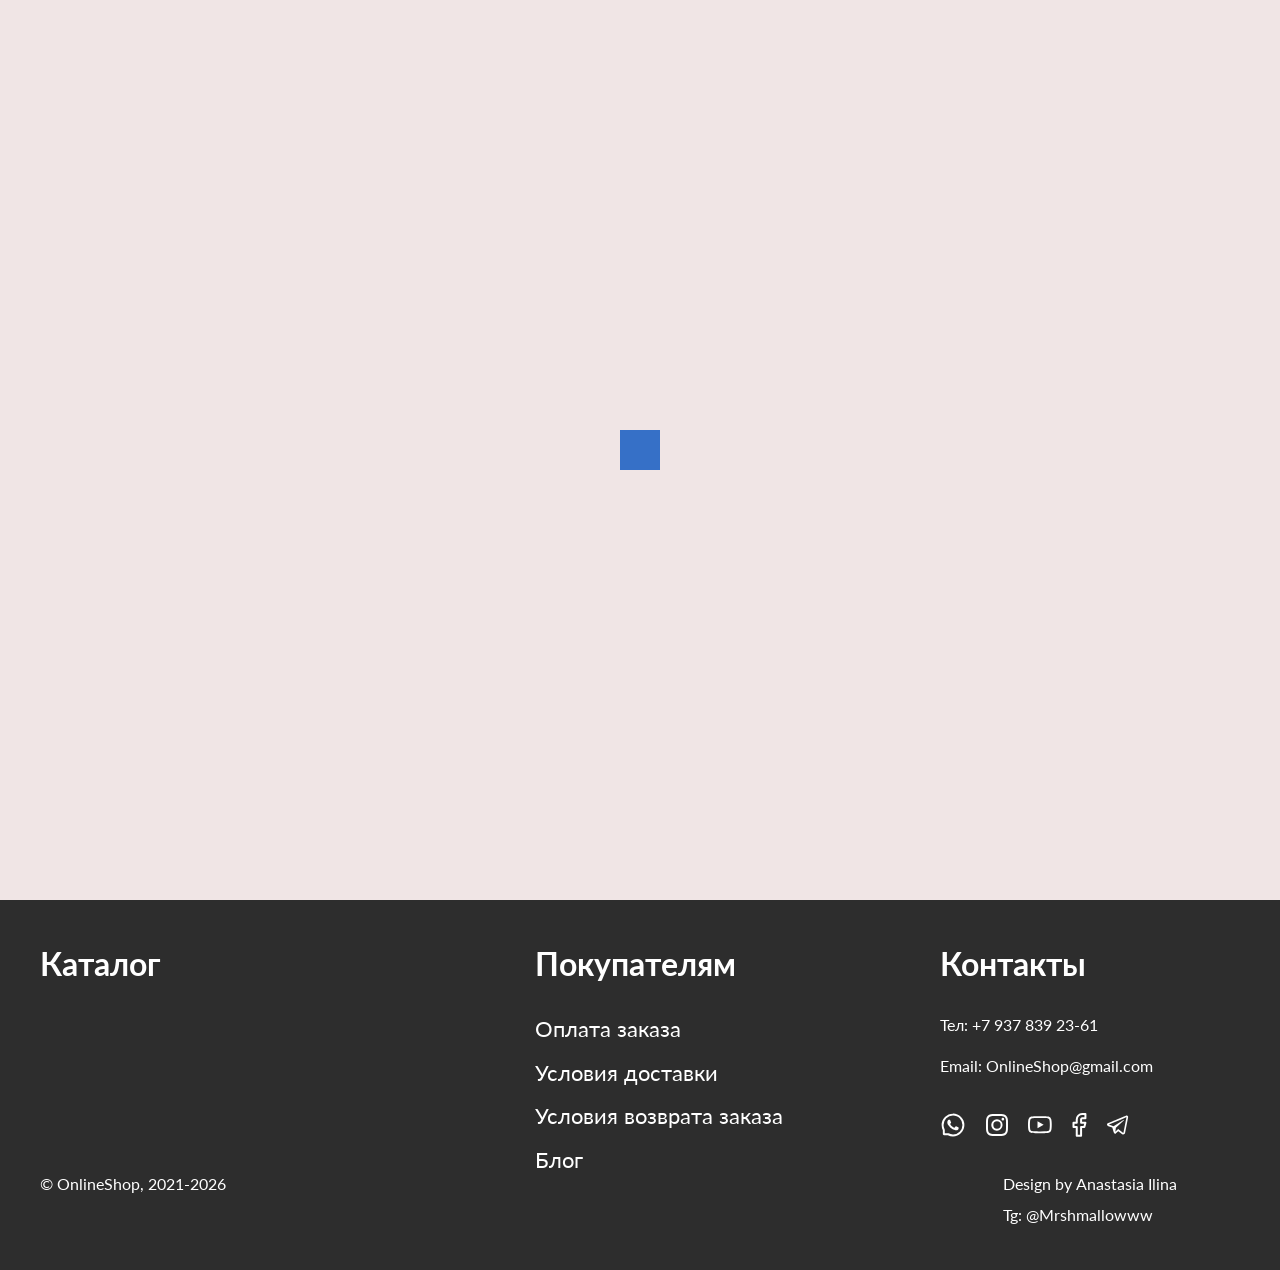
<file: article.html>
<!DOCTYPE html><html lang="ru"><head><meta charset="UTF-8"><meta name="viewport" content="width=device-width,initial-scale=1"><link rel="preload" href="fonts/Lato-400.woff2" as="font" type="font/woff2" crossorigin><link rel="preload" href="fonts/Lato-700.woff2" as="font" type="font/woff2" crossorigin><link rel="stylesheet" href="styles/index.min.css"><script type="module" src="script/index.js"></script><title>Статьи - ShopOnline</title></head><body><header class="header"><div class="container"><div class="header__grid"><img class="header__logo" src="images/sprite.svg#logo" alt="Логотип c  Shop Online" width="187" height="43"> <button class="header__button js-header-button" type="button" aria-haspopup="menu" aria-label="Открыть меню"><span class="lines js-lines"><span class="lines__item lines__item_position_top"></span> <span class="lines__item lines__item_position_middle"></span> <span class="lines__item lines__item_position_bottom"></span> </span>Меню</button><form class="search-box header__search-box" name="searchForm" action="#" method="GET" role="search"><label class="visually-hidden" for="site-search">Поиск по товарам</label> <input minlength="2" class="search-box__input" type="search" name="search" id="site-search" aria-label="Поиск по сайту" placeholder="Я ищу..." enterkeytype="search" autocomplete="off" required> <button class="search-box__button" type="submit" aria-label="Начать поиск"><svg class="search-box__icon" width="27" height="27" viewBox="0 0 27 27" fill="currentColor" xmlns="http://www.w3.org/2000/svg"><path d="M19.25 17H18.065L17.645 16.595C19.115 14.885 20 12.665 20 10.25C20 4.865 15.635 0.5 10.25 0.5C4.865 0.5 0.5 4.865 0.5 10.25C0.5 15.635 4.865 20 10.25 20C12.665 20 14.885 19.115 16.595 17.645L17 18.065V19.25L24.5 26.735L26.735 24.5L19.25 17ZM10.25 17C6.515 17 3.5 13.985 3.5 10.25C3.5 6.515 6.515 3.5 10.25 3.5C13.985 3.5 17 6.515 17 10.25C17 13.985 13.985 17 10.25 17Z"/></svg></button><div class="search-box__suggestions-wrapper" hidden><ul class="search-box__suggestions-list"></ul></div></form><ul class="user-settings header__user-settings"><li class="user-settings__item"><a class="user-settings__link" aria-label="Вход в личный кабинет" href="#"><svg class="user-settings__profile" width="24" height="24" viewBox="0 0 24 24" fill="currentColor" xmlns="http://www.w3.org/2000/svg"><use href="images/sprite.svg#profile"></use></svg> <span class="user-settings__name">Профиль</span></a></li><li class="user-settings__item profile-basket"><a class="user-settings__link" aria-label="Переход на страницу корзина с товарами" href="basket.html"><svg class="user-settings__profile-basket" width="31" height="30" viewBox="0 0 31 30" fill="currentColor" xmlns="http://www.w3.org/2000/svg"><use href="images/sprite.svg#basket"></use></svg> <span class="user-settings__name">Корзина</span> </a><span class="profile-basket__counter">0</span></li><li class="user-settings__item"><a class="user-settings__link" aria-label="Переход в избранное" href="#"><svg class="user-settings__favorite" width="30" height="29" viewBox="0 0 30 29" fill="currentColor" xmlns="http://www.w3.org/2000/svg"><use href="images/sprite.svg#heart"></use></svg> <span class="user-settings__name">Избранное</span></a></li></ul></div><nav class="navigation js-navigation" aria-label="Основная навигация"><div class="container"><div class="navigation-grid header-arrow-dropdown"><div class="navigation__catalog catalog header-arrow-dropdown__wrapper-list"><p class="navigation__title header-arrow-dropdown__title">Каталог <button class="header-arrow-dropdown__button" aria-expanded="false" type="button"><svg class="header-arrow-dropdown__button-arrow" aria-hidden="true" width="15" height="6" viewBox="0 0 15 6" fill="none" xmlns="http://www.w3.org/2000/svg"><path d="M7.5 6L0.138784 0H14.8612L7.5 6Z" fill="black"/></svg></button></p><ul class="navigation__list catalog__list header-arrow-dropdown__list js-header-catalog"></ul></div><div class="navigation__buyers buyers header-arrow-dropdown__wrapper-list"><p class="navigation__title header-arrow-dropdown__title">Покупателям <button class="buyers__button-arrow header-arrow-dropdown__button" aria-expanded="false" type="button"><svg class="header-arrow-dropdown__button-arrow" aria-hidden="true" width="15" height="6" viewBox="0 0 15 6" fill="none" xmlns="http://www.w3.org/2000/svg"><path d="M7.5 6L0.138784 0H14.8612L7.5 6Z" fill="black"/></svg></button></p><ul class="navigation__list buyers__list header-arrow-dropdown__list"><li class="navigation__item"><a class="navigation__link" href="#">Оплата заказа</a></li><li class="navigation__item"><a class="navigation__link" href="#">Условия доставки</a></li><li class="navigation__item"><a class="navigation__link" href="#">Условия возврата заказа</a></li><li class="navigation__item"><a class="navigation__link" href="blog.html">Блог</a></li></ul></div><div class="navigation__contacts navigation-contacts"><p class="navigation__title">Связаться с нами</p><a class="navigation__link" href="#footer">Контакты</a></div></div></div></nav></div></header><nav class="breadcrumb" aria-label="Хлебные крошки"><div class="container"><ul class="breadcrumb__list"><li class="breadcrumb__item"><a class="breadcrumb__link" href="index.html">Главная</a></li><li class="breadcrumb__item"><a class="breadcrumb__link" href="blog.html">Блог</a></li><li class="breadcrumb__item js-breadcrumb-article-title"></li></ul></div></nav><main><article class="page"><div class="loader-wrapper"><div class="loader"></div></div><h1 class="visually-hidden">Страница с заголовком статьи<span class="page__span-title"></span></h1><div class="container"><h2 class="page__title">Заголовок</h2><p class="page__text"></p><div class="page__footer-section"><a class="page__link" href="blog.html"><svg class="page__arrow" xmlns="http://www.w3.org/2000/svg" width="24" height="24" viewBox="0 0 24 24" fill="none"><path d="M21 11H6.83L10.41 7.41L9 6L3 12L9 18L10.41 16.59L6.83 13H21V11Z" fill="#2D2D2D"/></svg> К списку статей</a><div class="page__author author"></div></div></div></article></main><footer id="footer" class="footer"><div class="container footer-container footer-arrow-dropdown"><div class="footer-logo-block"><img class="footer__logo" src="images/sprite.svg#logoFooter" alt="Логотип" width="190" height="30"></div><div class="footer-catalog footer-arrow-dropdown__wrapper-list"><h3 class="footer__title footer-arrow-dropdown__title">Каталог <button class="footer-catalog__button footer__button footer-arrow-dropdown__button" aria-expanded="false" type="button"><svg class="footer-arrow-dropdown__button-arrow" aria-hidden="true" width="15" height="6" viewBox="0 0 15 6" fill="none" xmlns="http://www.w3.org/2000/svg"><path d="M7.5 6L0.138784 0H14.8612L7.5 6Z" fill="white"/></svg></button></h3><ul class="footer-catalog__list footer__list footer-arrow-dropdown__list js-footer-catalog"></ul></div><div class="footer-buyers footer-arrow-dropdown__wrapper-list"><h3 class="footer__title footer-arrow-dropdown__title">Покупателям <button class="footer-buyers__button footer__button footer-arrow-dropdown__button" aria-expanded="false" type="button"><svg class="footer-arrow-dropdown__button-arrow" aria-hidden="true" width="15" height="6" viewBox="0 0 15 6" fill="none" xmlns="http://www.w3.org/2000/svg"><path d="M7.5 6L0.138784 0H14.8612L7.5 6Z" fill="white"/></svg></button></h3><ul class="footer-buyers__list footer__list footer-arrow-dropdown__list"><li class="footer__item"><a class="footer__link" href="#">Оплата заказа</a></li><li class="footer__item"><a class="footer__link" href="#">Условия доставки</a></li><li class="footer__item"><a class="footer__link" href="#">Условия возврата заказа</a></li><li class="footer__item"><a class="footer__link" href="blog.html">Блог</a></li></ul></div><div class="footer-contacts"><h3 class="footer__title">Контакты</h3><address class="footer-contacts__address"><p class="footer-contacts__text text-tel">Тел: <a class="footer__link footer-contacts__link" href="tel:79378392361">+7 937 839 23-61</a></p><p class="footer-contacts__text">Email: <a class="footer__link footer-contacts__link" href="mailto:OnlineShop@gmail.com">OnlineShop@gmail.com</a></p></address><div class="footer-contacts__socials socials"><a class="socials__link" target="_blank" aria-label="в whatsapp" href="https://whatsapp.com/"><svg width="26" height="26" viewBox="0 0 26 26" fill="none" xmlns="http://www.w3.org/2000/svg"><use href="images/sprite.svg#whatsApp"></use></svg> </a><a class="socials__link" target="_blank" aria-label="в instagram" href="https://instagram.com/"><svg width="22" height="22" viewBox="0 0 22 22" fill="none" xmlns="http://www.w3.org/2000/svg"><use href="images/sprite.svg#instagram"></use></svg> </a><a class="socials__link" target="_blank" aria-label="в youtube" href="https://youtube.com/"><svg width="24" height="18" viewBox="0 0 24 18" fill="none" xmlns="http://www.w3.org/2000/svg"><use href="images/sprite.svg#youtube"></use></svg> </a><a class="socials__link" target="_blank" aria-label="в facebook" href="https://facebook.com/"><svg width="15" height="24" viewBox="0 0 15 24" fill="none" xmlns="http://www.w3.org/2000/svg"><use href="images/sprite.svg#facebook"></use></svg> </a><a class="socials__link" target="_blank" aria-label="в telegram" href="https://web.telegram.org/"><svg width="22" height="20" viewBox="0 0 22 20" fill="none" xmlns="http://www.w3.org/2000/svg"><use href="images/sprite.svg#telegram"></use></svg></a></div></div><p class="footer__copyright">© OnlineShop, 2021-<span class="footer__copyright-year"></span></p><div class="footer__design-block footer-design"><p class="footer-design__text text-design">Design by <a class="footer__link footer-design__link" href="#">Anastasia Ilina</a></p><p class="footer-design__text">Tg: <a class="footer__link footer-design__link" target="_blank" aria-label="в telegram @Mrshmallowww" href="https://web.telegram.org/">@Mrshmallowww</a></p></div></div></footer></body></html>
</file>
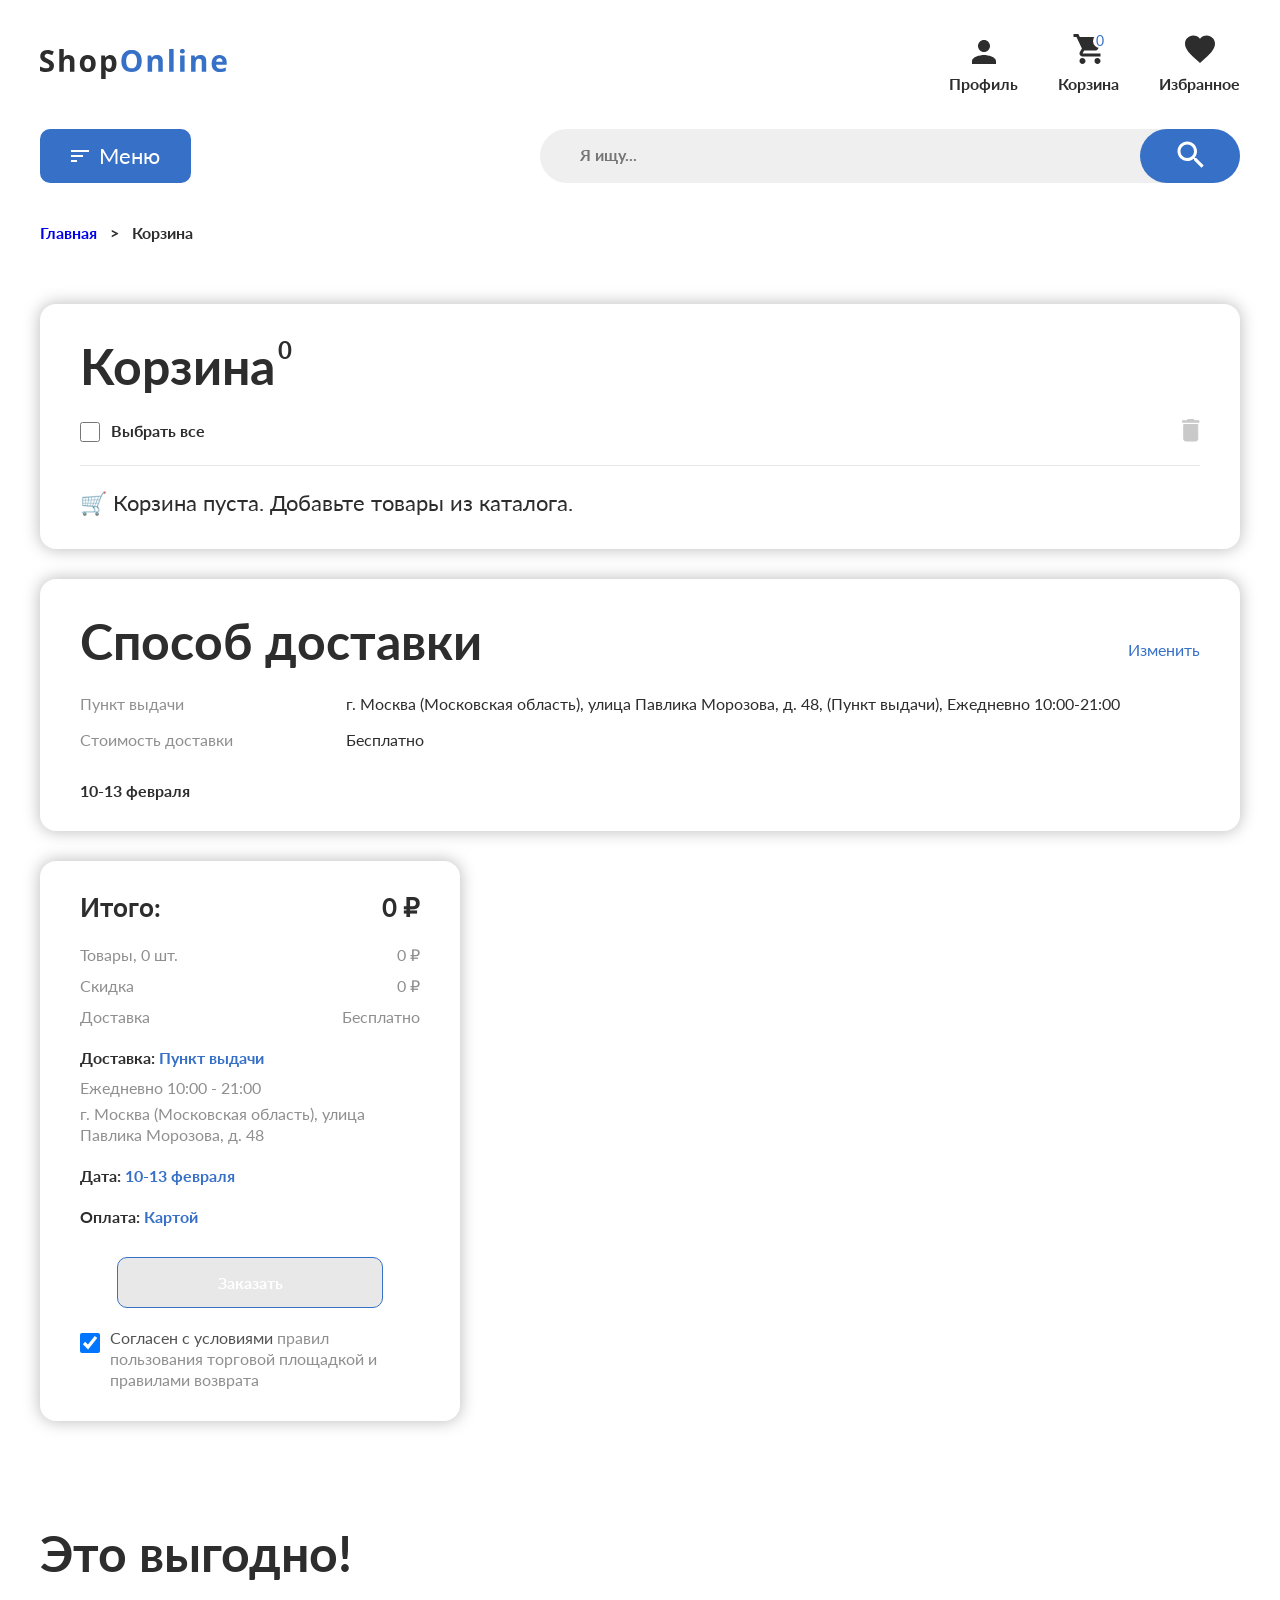
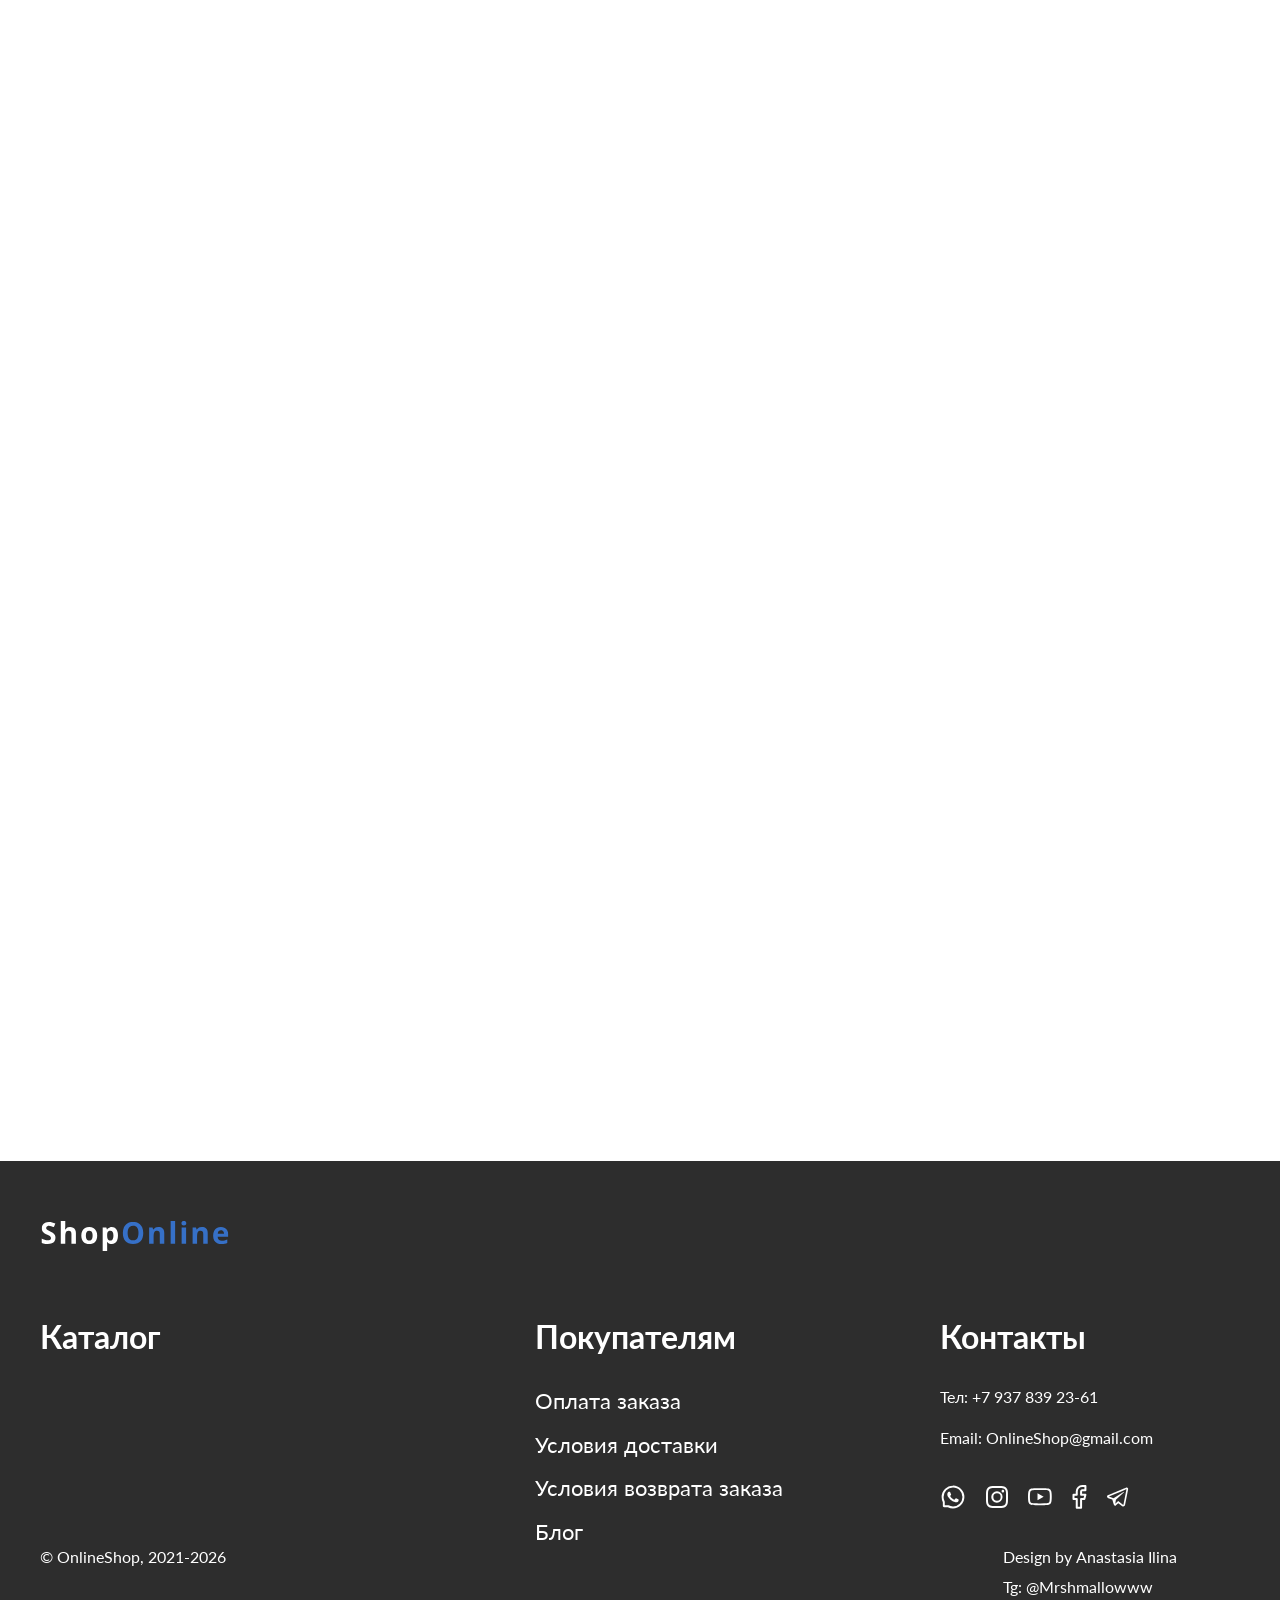
<file: basket.html>
<!DOCTYPE html><html lang="en"><head><meta charset="UTF-8"><meta name="viewport" content="width=device-width,initial-scale=1"><link rel="preload" href="fonts/Lato-400.woff2" as="font" type="font/woff2" crossorigin><link rel="preload" href="fonts/Lato-700.woff2" as="font" type="font/woff2" crossorigin><link rel="stylesheet" href="styles/index.min.css"><script type="module" src="script/index.js"></script><title>Корзина - ShopOnline</title></head><body><header class="header"><div class="container"><div class="header__grid"><img class="header__logo" src="images/sprite.svg#logo" alt="Логотип c  Shop Online" width="187" height="43"> <button class="header__button js-header-button" type="button" aria-haspopup="menu" aria-label="Открыть меню"><span class="lines js-lines"><span class="lines__item lines__item_position_top"></span> <span class="lines__item lines__item_position_middle"></span> <span class="lines__item lines__item_position_bottom"></span> </span>Меню</button><form class="search-box header__search-box" name="searchForm" action="#" method="GET" role="search"><label class="visually-hidden" for="site-search">Поиск по товарам</label> <input minlength="2" class="search-box__input" type="search" name="search" id="site-search" aria-label="Поиск по сайту" placeholder="Я ищу..." enterkeytype="search" autocomplete="off" required> <button class="search-box__button" type="submit" aria-label="Начать поиск"><svg class="search-box__icon" width="27" height="27" viewBox="0 0 27 27" fill="currentColor" xmlns="http://www.w3.org/2000/svg"><path d="M19.25 17H18.065L17.645 16.595C19.115 14.885 20 12.665 20 10.25C20 4.865 15.635 0.5 10.25 0.5C4.865 0.5 0.5 4.865 0.5 10.25C0.5 15.635 4.865 20 10.25 20C12.665 20 14.885 19.115 16.595 17.645L17 18.065V19.25L24.5 26.735L26.735 24.5L19.25 17ZM10.25 17C6.515 17 3.5 13.985 3.5 10.25C3.5 6.515 6.515 3.5 10.25 3.5C13.985 3.5 17 6.515 17 10.25C17 13.985 13.985 17 10.25 17Z"/></svg></button><div class="search-box__suggestions-wrapper" hidden><ul class="search-box__suggestions-list"></ul></div></form><ul class="user-settings header__user-settings"><li class="user-settings__item"><a class="user-settings__link" aria-label="Вход в личный кабинет" href="#"><svg class="user-settings__profile" width="24" height="24" viewBox="0 0 24 24" fill="currentColor" xmlns="http://www.w3.org/2000/svg"><use href="images/sprite.svg#profile"></use></svg> <span class="user-settings__name">Профиль</span></a></li><li class="user-settings__item profile-basket"><a class="user-settings__link" aria-label="Переход на страницу корзина с товарами" href="basket.html"><svg class="user-settings__profile-basket" width="31" height="30" viewBox="0 0 31 30" fill="currentColor" xmlns="http://www.w3.org/2000/svg"><use href="images/sprite.svg#basket"></use></svg> <span class="user-settings__name">Корзина</span> </a><span class="profile-basket__counter">0</span></li><li class="user-settings__item"><a class="user-settings__link" aria-label="Переход в избранное" href="#"><svg class="user-settings__favorite" width="30" height="29" viewBox="0 0 30 29" fill="currentColor" xmlns="http://www.w3.org/2000/svg"><use href="images/sprite.svg#heart"></use></svg> <span class="user-settings__name">Избранное</span></a></li></ul></div><nav class="navigation js-navigation" aria-label="Основная навигация"><div class="container"><div class="navigation-grid header-arrow-dropdown"><div class="navigation__catalog catalog header-arrow-dropdown__wrapper-list"><p class="navigation__title header-arrow-dropdown__title">Каталог <button class="header-arrow-dropdown__button" aria-expanded="false" type="button"><svg class="header-arrow-dropdown__button-arrow" aria-hidden="true" width="15" height="6" viewBox="0 0 15 6" fill="none" xmlns="http://www.w3.org/2000/svg"><path d="M7.5 6L0.138784 0H14.8612L7.5 6Z" fill="black"/></svg></button></p><ul class="navigation__list catalog__list header-arrow-dropdown__list js-header-catalog"></ul></div><div class="navigation__buyers buyers header-arrow-dropdown__wrapper-list"><p class="navigation__title header-arrow-dropdown__title">Покупателям <button class="buyers__button-arrow header-arrow-dropdown__button" aria-expanded="false" type="button"><svg class="header-arrow-dropdown__button-arrow" aria-hidden="true" width="15" height="6" viewBox="0 0 15 6" fill="none" xmlns="http://www.w3.org/2000/svg"><path d="M7.5 6L0.138784 0H14.8612L7.5 6Z" fill="black"/></svg></button></p><ul class="navigation__list buyers__list header-arrow-dropdown__list"><li class="navigation__item"><a class="navigation__link" href="#">Оплата заказа</a></li><li class="navigation__item"><a class="navigation__link" href="#">Условия доставки</a></li><li class="navigation__item"><a class="navigation__link" href="#">Условия возврата заказа</a></li><li class="navigation__item"><a class="navigation__link" href="blog.html">Блог</a></li></ul></div><div class="navigation__contacts navigation-contacts"><p class="navigation__title">Связаться с нами</p><a class="navigation__link" href="#footer">Контакты</a></div></div></div></nav></div></header><nav class="breadcrumb" aria-label="Хлебные крошки"><div class="container"><ul class="breadcrumb__list"><li class="breadcrumb__item"><a class="breadcrumb__link" href="index.html">Главная</a></li><li class="breadcrumb__item">Корзина</li></ul></div></nav><main class="page-basket"><div class="container page-basket__container"><div class="page-basket__layout"><div class="page-basket__content"><section class="basket"><div class="page-basket__mobile-wrapper"><h1 class="basket__title">Корзина<span class="basket__title-counter">0</span></h1><div class="basket__select-all"><label class="basket__checkbox-label"><input class="basket__checkbox-input basket__checkbox-select-all" type="checkbox"> Выбрать все</label> <button class="basket__products-delete" type="button" aria-label="Удалить выделенный товар" disabled="disabled"><svg width="18" height="23" viewBox="0 0 18 23" fill="none" xmlns="http://www.w3.org/2000/svg"><path d="M15.75 5.5V20C15.75 21.0989 14.8489 22 13.75 22H3.75C2.65114 22 1.75 21.0989 1.75 20V5.5H15.75ZM11.668 0.5L12.918 1.75H17V3.25H0.5V1.75H4.58203L5.83203 0.5H11.668Z" fill="currentColor" stroke="#C9C9C9"/></svg></button></div><hr class="basket__line"><ul class="basket__list"></ul></div></section><section class="delivery"><div class="page-basket__mobile-wrapper"><div class="delivery__header"><h2 class="delivery__title">Способ доставки</h2><a class="delivery__change-link" href="#">Изменить</a></div><dl class="delivery__details"><dt class="delivery__location-label">Пункт выдачи</dt><dd class="delivery__location-value">г. Москва (Московская область), улица Павлика Морозова, д. 48, (Пункт выдачи), Ежедневно 10:00-21:00</dd><dt class="delivery__price-label">Стоимость доставки</dt><dd class="delivery__price-value price-value price-value_after">Бесплатно</dd><dt class="delivery__date">10-13 февраля</dt><dd class="delivery__images-wrapper"></dd></dl></div></section></div><aside class="order-summary"><div class="page-basket__mobile-wrapper page-basket__mobile-wrapper_order-summary"><div class="order-summary__header"><h2 class="order-summary__title">Итого:</h2><span class="order-summary__total"><span class="order-summary__total-span">0</span> ₽</span></div><ul class="order-summary__prices-info"><li class="order-summary__text"><span>Товары, <span class="order-summary__product-counter">0</span> шт. </span><span class="order-summary__product-summary"><span class="order-summary__product-summary-span">0</span> ₽</span></li><li class="order-summary__text"><span>Скидка</span> <span class="order-summary__discount"><span class="order-summary__discount-span">0</span> ₽</span></li><li class="order-summary__text"><span>Доставка</span> <span class="order-summary__delivery-condition">Бесплатно</span></li></ul><div class="order-summary__delivery-info"><p class="order-summary__delivery-label">Доставка: <a class="order-summary__delivery-link" href="#">Пункт выдачи</a></p><p class="order-summary__delivery-time">Ежедневно 10:00 - 21:00</p><p class="order-summary__delivery-geolocation">г. Москва (Московская область), улица Павлика Морозова, д. 48</p><p class="order-summary__delivery-date">Дата: <a class="order-summary__delivery-link" href="#">10-13 февраля</a></p><p class="order-summary__delivery-payment">Оплата: <a class="order-summary__delivery-link" href="#">Картой</a></p></div><button class="order-summary__submit" type="button">Заказать</button> <label class="order-summary__agreement-label"><input class="order-summary__checkbox" type="checkbox" id="checkbox-agreement" checked="checked"> <span class="order-summary__agreement-text"><a class="order-summary__agreement-link" href="#">Согласен с условиями</a> правил пользования торговой площадкой и правилами возврата</span></label></div></aside></div></div><section class="profitable"><div class="container"><h2 class="profitable__title">Это выгодно!</h2><ul class="profitable__list product-grid"></ul></div></section></main><footer id="footer" class="footer"><div class="container footer-container footer-arrow-dropdown"><div class="footer-logo-block"><img class="footer__logo" src="images/sprite.svg#logoFooter" alt="Логотип" width="190" height="30"></div><div class="footer-catalog footer-arrow-dropdown__wrapper-list"><h3 class="footer__title footer-arrow-dropdown__title">Каталог <button class="footer-catalog__button footer__button footer-arrow-dropdown__button" aria-expanded="false" type="button"><svg class="footer-arrow-dropdown__button-arrow" aria-hidden="true" width="15" height="6" viewBox="0 0 15 6" fill="none" xmlns="http://www.w3.org/2000/svg"><path d="M7.5 6L0.138784 0H14.8612L7.5 6Z" fill="white"/></svg></button></h3><ul class="footer-catalog__list footer__list footer-arrow-dropdown__list js-footer-catalog"></ul></div><div class="footer-buyers footer-arrow-dropdown__wrapper-list"><h3 class="footer__title footer-arrow-dropdown__title">Покупателям <button class="footer-buyers__button footer__button footer-arrow-dropdown__button" aria-expanded="false" type="button"><svg class="footer-arrow-dropdown__button-arrow" aria-hidden="true" width="15" height="6" viewBox="0 0 15 6" fill="none" xmlns="http://www.w3.org/2000/svg"><path d="M7.5 6L0.138784 0H14.8612L7.5 6Z" fill="white"/></svg></button></h3><ul class="footer-buyers__list footer__list footer-arrow-dropdown__list"><li class="footer__item"><a class="footer__link" href="#">Оплата заказа</a></li><li class="footer__item"><a class="footer__link" href="#">Условия доставки</a></li><li class="footer__item"><a class="footer__link" href="#">Условия возврата заказа</a></li><li class="footer__item"><a class="footer__link" href="blog.html">Блог</a></li></ul></div><div class="footer-contacts"><h3 class="footer__title">Контакты</h3><address class="footer-contacts__address"><p class="footer-contacts__text text-tel">Тел: <a class="footer__link footer-contacts__link" href="tel:79378392361">+7 937 839 23-61</a></p><p class="footer-contacts__text">Email: <a class="footer__link footer-contacts__link" href="mailto:OnlineShop@gmail.com">OnlineShop@gmail.com</a></p></address><div class="footer-contacts__socials socials"><a class="socials__link" target="_blank" aria-label="в whatsapp" href="https://whatsapp.com/"><svg width="26" height="26" viewBox="0 0 26 26" fill="none" xmlns="http://www.w3.org/2000/svg"><use href="images/sprite.svg#whatsApp"></use></svg> </a><a class="socials__link" target="_blank" aria-label="в instagram" href="https://instagram.com/"><svg width="22" height="22" viewBox="0 0 22 22" fill="none" xmlns="http://www.w3.org/2000/svg"><use href="images/sprite.svg#instagram"></use></svg> </a><a class="socials__link" target="_blank" aria-label="в youtube" href="https://youtube.com/"><svg width="24" height="18" viewBox="0 0 24 18" fill="none" xmlns="http://www.w3.org/2000/svg"><use href="images/sprite.svg#youtube"></use></svg> </a><a class="socials__link" target="_blank" aria-label="в facebook" href="https://facebook.com/"><svg width="15" height="24" viewBox="0 0 15 24" fill="none" xmlns="http://www.w3.org/2000/svg"><use href="images/sprite.svg#facebook"></use></svg> </a><a class="socials__link" target="_blank" aria-label="в telegram" href="https://web.telegram.org/"><svg width="22" height="20" viewBox="0 0 22 20" fill="none" xmlns="http://www.w3.org/2000/svg"><use href="images/sprite.svg#telegram"></use></svg></a></div></div><p class="footer__copyright">© OnlineShop, 2021-<span class="footer__copyright-year"></span></p><div class="footer__design-block footer-design"><p class="footer-design__text text-design">Design by <a class="footer__link footer-design__link" href="#">Anastasia Ilina</a></p><p class="footer-design__text">Tg: <a class="footer__link footer-design__link" target="_blank" aria-label="в telegram @Mrshmallowww" href="https://web.telegram.org/">@Mrshmallowww</a></p></div></div></footer></body></html>
</file>
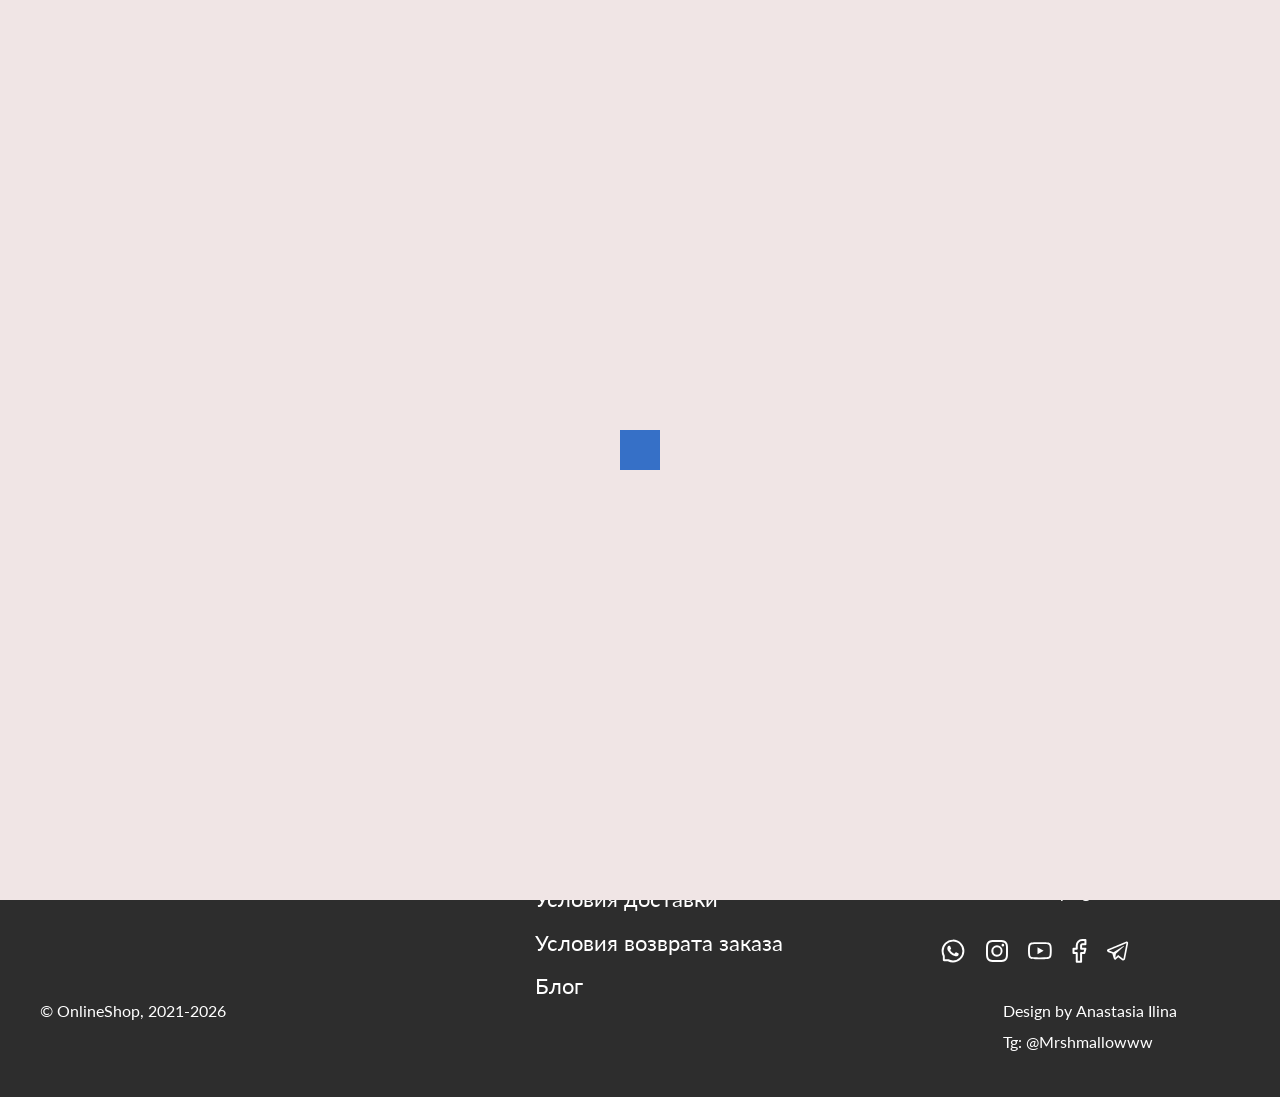
<file: blog.html>
<!DOCTYPE html><html lang="ru"><head><meta charset="UTF-8"><meta name="viewport" content="width=device-width,initial-scale=1"><link rel="preload" href="fonts/Lato-400.woff2" as="font" type="font/woff2" crossorigin><link rel="preload" href="fonts/Lato-700.woff2" as="font" type="font/woff2" crossorigin><link rel="stylesheet" href="styles/index.min.css"><script type="module" src="script/index.js"></script><title>Блог - ShopOnline</title></head><body><header class="header"><div class="container"><div class="header__grid"><img class="header__logo" src="images/sprite.svg#logo" alt="Логотип c  Shop Online" width="187" height="43"> <button class="header__button js-header-button" type="button" aria-haspopup="menu" aria-label="Открыть меню"><span class="lines js-lines"><span class="lines__item lines__item_position_top"></span> <span class="lines__item lines__item_position_middle"></span> <span class="lines__item lines__item_position_bottom"></span> </span>Меню</button><form class="search-box header__search-box" name="searchForm" action="#" method="GET" role="search"><label class="visually-hidden" for="site-search">Поиск по товарам</label> <input minlength="2" class="search-box__input" type="search" name="search" id="site-search" aria-label="Поиск по сайту" placeholder="Я ищу..." enterkeytype="search" autocomplete="off" required> <button class="search-box__button" type="submit" aria-label="Начать поиск"><svg class="search-box__icon" width="27" height="27" viewBox="0 0 27 27" fill="currentColor" xmlns="http://www.w3.org/2000/svg"><path d="M19.25 17H18.065L17.645 16.595C19.115 14.885 20 12.665 20 10.25C20 4.865 15.635 0.5 10.25 0.5C4.865 0.5 0.5 4.865 0.5 10.25C0.5 15.635 4.865 20 10.25 20C12.665 20 14.885 19.115 16.595 17.645L17 18.065V19.25L24.5 26.735L26.735 24.5L19.25 17ZM10.25 17C6.515 17 3.5 13.985 3.5 10.25C3.5 6.515 6.515 3.5 10.25 3.5C13.985 3.5 17 6.515 17 10.25C17 13.985 13.985 17 10.25 17Z"/></svg></button><div class="search-box__suggestions-wrapper" hidden><ul class="search-box__suggestions-list"></ul></div></form><ul class="user-settings header__user-settings"><li class="user-settings__item"><a class="user-settings__link" aria-label="Вход в личный кабинет" href="#"><svg class="user-settings__profile" width="24" height="24" viewBox="0 0 24 24" fill="currentColor" xmlns="http://www.w3.org/2000/svg"><use href="images/sprite.svg#profile"></use></svg> <span class="user-settings__name">Профиль</span></a></li><li class="user-settings__item profile-basket"><a class="user-settings__link" aria-label="Переход на страницу корзина с товарами" href="basket.html"><svg class="user-settings__profile-basket" width="31" height="30" viewBox="0 0 31 30" fill="currentColor" xmlns="http://www.w3.org/2000/svg"><use href="images/sprite.svg#basket"></use></svg> <span class="user-settings__name">Корзина</span> </a><span class="profile-basket__counter">0</span></li><li class="user-settings__item"><a class="user-settings__link" aria-label="Переход в избранное" href="#"><svg class="user-settings__favorite" width="30" height="29" viewBox="0 0 30 29" fill="currentColor" xmlns="http://www.w3.org/2000/svg"><use href="images/sprite.svg#heart"></use></svg> <span class="user-settings__name">Избранное</span></a></li></ul></div><nav class="navigation js-navigation" aria-label="Основная навигация"><div class="container"><div class="navigation-grid header-arrow-dropdown"><div class="navigation__catalog catalog header-arrow-dropdown__wrapper-list"><p class="navigation__title header-arrow-dropdown__title">Каталог <button class="header-arrow-dropdown__button" aria-expanded="false" type="button"><svg class="header-arrow-dropdown__button-arrow" aria-hidden="true" width="15" height="6" viewBox="0 0 15 6" fill="none" xmlns="http://www.w3.org/2000/svg"><path d="M7.5 6L0.138784 0H14.8612L7.5 6Z" fill="black"/></svg></button></p><ul class="navigation__list catalog__list header-arrow-dropdown__list js-header-catalog"></ul></div><div class="navigation__buyers buyers header-arrow-dropdown__wrapper-list"><p class="navigation__title header-arrow-dropdown__title">Покупателям <button class="buyers__button-arrow header-arrow-dropdown__button" aria-expanded="false" type="button"><svg class="header-arrow-dropdown__button-arrow" aria-hidden="true" width="15" height="6" viewBox="0 0 15 6" fill="none" xmlns="http://www.w3.org/2000/svg"><path d="M7.5 6L0.138784 0H14.8612L7.5 6Z" fill="black"/></svg></button></p><ul class="navigation__list buyers__list header-arrow-dropdown__list"><li class="navigation__item"><a class="navigation__link" href="#">Оплата заказа</a></li><li class="navigation__item"><a class="navigation__link" href="#">Условия доставки</a></li><li class="navigation__item"><a class="navigation__link" href="#">Условия возврата заказа</a></li><li class="navigation__item"><a class="navigation__link" href="blog.html">Блог</a></li></ul></div><div class="navigation__contacts navigation-contacts"><p class="navigation__title">Связаться с нами</p><a class="navigation__link" href="#footer">Контакты</a></div></div></div></nav></div></header><nav class="breadcrumb" aria-label="Хлебные крошки"><div class="container"><ul class="breadcrumb__list"><li class="breadcrumb__item"><a class="breadcrumb__link" href="index.html">Главная</a></li><li class="breadcrumb__item">Блог</li></ul></div></nav><main><section class="articles"><h1 class="visually-hidden">Блог с статьями</h1><h2 class="visually-hidden">Список статей</h2><div class="loader-wrapper"><div class="loader"></div></div><div class="container-blog"><ul class="articles__items"></ul></div><div class="pagination"><a class="pagination__arrow-link pagination__arrow-link_orientation_left" href="#!"><svg class="pagination__arrow" width="29" height="19" viewBox="0 0 29 19" fill="none" xmlns="http://www.w3.org/2000/svg"><path d="M28.375 7.95833H6.52958L12.0487 2.42375L9.875 0.25L0.625 9.5L9.875 18.75L12.0487 16.5763L6.52958 11.0417H28.375V7.95833Z" fill="currentColor"/></svg></a><ul class="pagination__list pagination-number"></ul><a class="pagination__arrow-link pagination__arrow-link_orientation_right" href="#!"><svg class="pagination__arrow" width="29" height="19" viewBox="0 0 29 19" fill="none" xmlns="http://www.w3.org/2000/svg"><path d="M0.625 7.95833H22.4704L16.9513 2.42375L19.125 0.25L28.375 9.5L19.125 18.75L16.9513 16.5763L22.4704 11.0417H0.625V7.95833Z" fill="currentColor"/></svg></a></div></section></main><footer id="footer" class="footer"><div class="container footer-container footer-arrow-dropdown"><div class="footer-logo-block"><img class="footer__logo" src="images/sprite.svg#logoFooter" alt="Логотип" width="190" height="30"></div><div class="footer-catalog footer-arrow-dropdown__wrapper-list"><h3 class="footer__title footer-arrow-dropdown__title">Каталог <button class="footer-catalog__button footer__button footer-arrow-dropdown__button" aria-expanded="false" type="button"><svg class="footer-arrow-dropdown__button-arrow" aria-hidden="true" width="15" height="6" viewBox="0 0 15 6" fill="none" xmlns="http://www.w3.org/2000/svg"><path d="M7.5 6L0.138784 0H14.8612L7.5 6Z" fill="white"/></svg></button></h3><ul class="footer-catalog__list footer__list footer-arrow-dropdown__list js-footer-catalog"></ul></div><div class="footer-buyers footer-arrow-dropdown__wrapper-list"><h3 class="footer__title footer-arrow-dropdown__title">Покупателям <button class="footer-buyers__button footer__button footer-arrow-dropdown__button" aria-expanded="false" type="button"><svg class="footer-arrow-dropdown__button-arrow" aria-hidden="true" width="15" height="6" viewBox="0 0 15 6" fill="none" xmlns="http://www.w3.org/2000/svg"><path d="M7.5 6L0.138784 0H14.8612L7.5 6Z" fill="white"/></svg></button></h3><ul class="footer-buyers__list footer__list footer-arrow-dropdown__list"><li class="footer__item"><a class="footer__link" href="#">Оплата заказа</a></li><li class="footer__item"><a class="footer__link" href="#">Условия доставки</a></li><li class="footer__item"><a class="footer__link" href="#">Условия возврата заказа</a></li><li class="footer__item"><a class="footer__link" href="blog.html">Блог</a></li></ul></div><div class="footer-contacts"><h3 class="footer__title">Контакты</h3><address class="footer-contacts__address"><p class="footer-contacts__text text-tel">Тел: <a class="footer__link footer-contacts__link" href="tel:79378392361">+7 937 839 23-61</a></p><p class="footer-contacts__text">Email: <a class="footer__link footer-contacts__link" href="mailto:OnlineShop@gmail.com">OnlineShop@gmail.com</a></p></address><div class="footer-contacts__socials socials"><a class="socials__link" target="_blank" aria-label="в whatsapp" href="https://whatsapp.com/"><svg width="26" height="26" viewBox="0 0 26 26" fill="none" xmlns="http://www.w3.org/2000/svg"><use href="images/sprite.svg#whatsApp"></use></svg> </a><a class="socials__link" target="_blank" aria-label="в instagram" href="https://instagram.com/"><svg width="22" height="22" viewBox="0 0 22 22" fill="none" xmlns="http://www.w3.org/2000/svg"><use href="images/sprite.svg#instagram"></use></svg> </a><a class="socials__link" target="_blank" aria-label="в youtube" href="https://youtube.com/"><svg width="24" height="18" viewBox="0 0 24 18" fill="none" xmlns="http://www.w3.org/2000/svg"><use href="images/sprite.svg#youtube"></use></svg> </a><a class="socials__link" target="_blank" aria-label="в facebook" href="https://facebook.com/"><svg width="15" height="24" viewBox="0 0 15 24" fill="none" xmlns="http://www.w3.org/2000/svg"><use href="images/sprite.svg#facebook"></use></svg> </a><a class="socials__link" target="_blank" aria-label="в telegram" href="https://web.telegram.org/"><svg width="22" height="20" viewBox="0 0 22 20" fill="none" xmlns="http://www.w3.org/2000/svg"><use href="images/sprite.svg#telegram"></use></svg></a></div></div><p class="footer__copyright">© OnlineShop, 2021-<span class="footer__copyright-year"></span></p><div class="footer__design-block footer-design"><p class="footer-design__text text-design">Design by <a class="footer__link footer-design__link" href="#">Anastasia Ilina</a></p><p class="footer-design__text">Tg: <a class="footer__link footer-design__link" target="_blank" aria-label="в telegram @Mrshmallowww" href="https://web.telegram.org/">@Mrshmallowww</a></p></div></div></footer></body></html>
</file>
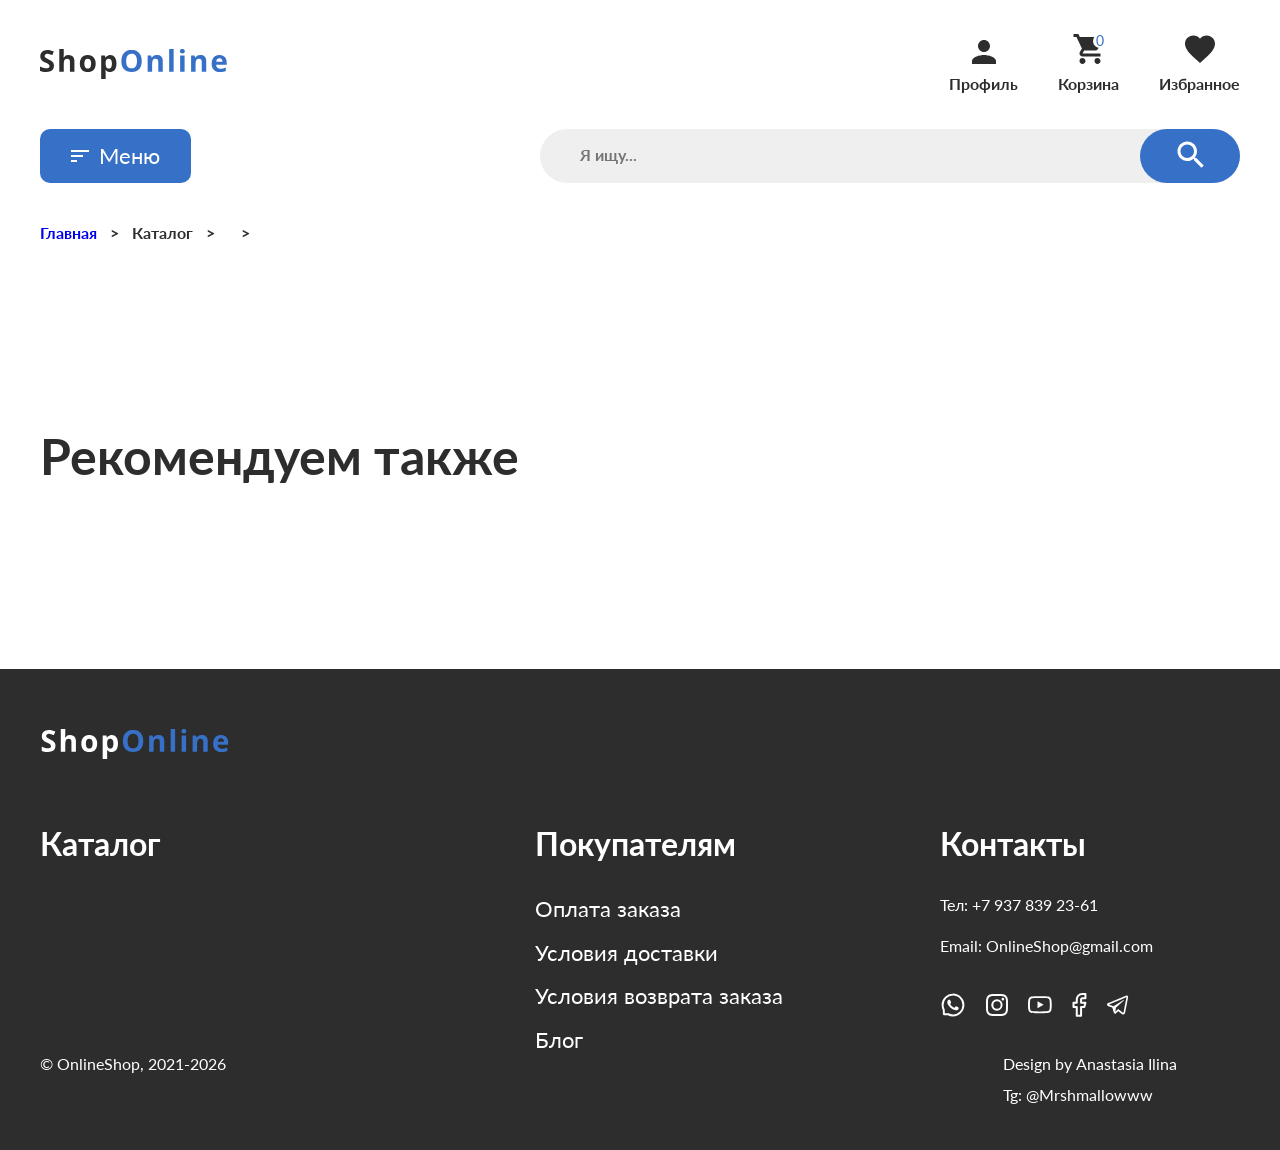
<file: card.html>
<!DOCTYPE html><html lang="ru"><head><meta charset="UTF-8"><meta name="viewport" content="width=device-width,initial-scale=1"><link rel="preload" href="fonts/Lato-400.woff2" as="font" type="font/woff2" crossorigin><link rel="preload" href="fonts/Lato-700.woff2" as="font" type="font/woff2" crossorigin><link rel="stylesheet" href="styles/index.min.css"><script type="module" src="script/index.js"></script><title>Каталог - ShopOnline</title></head><body><header class="header"><div class="container"><div class="header__grid"><img class="header__logo" src="images/sprite.svg#logo" alt="Логотип c  Shop Online" width="187" height="43"> <button class="header__button js-header-button" type="button" aria-haspopup="menu" aria-label="Открыть меню"><span class="lines js-lines"><span class="lines__item lines__item_position_top"></span> <span class="lines__item lines__item_position_middle"></span> <span class="lines__item lines__item_position_bottom"></span> </span>Меню</button><form class="search-box header__search-box" name="searchForm" action="#" method="GET" role="search"><label class="visually-hidden" for="site-search">Поиск по товарам</label> <input minlength="2" class="search-box__input" type="search" name="search" id="site-search" aria-label="Поиск по сайту" placeholder="Я ищу..." enterkeytype="search" autocomplete="off" required> <button class="search-box__button" type="submit" aria-label="Начать поиск"><svg class="search-box__icon" width="27" height="27" viewBox="0 0 27 27" fill="currentColor" xmlns="http://www.w3.org/2000/svg"><path d="M19.25 17H18.065L17.645 16.595C19.115 14.885 20 12.665 20 10.25C20 4.865 15.635 0.5 10.25 0.5C4.865 0.5 0.5 4.865 0.5 10.25C0.5 15.635 4.865 20 10.25 20C12.665 20 14.885 19.115 16.595 17.645L17 18.065V19.25L24.5 26.735L26.735 24.5L19.25 17ZM10.25 17C6.515 17 3.5 13.985 3.5 10.25C3.5 6.515 6.515 3.5 10.25 3.5C13.985 3.5 17 6.515 17 10.25C17 13.985 13.985 17 10.25 17Z"/></svg></button><div class="search-box__suggestions-wrapper" hidden><ul class="search-box__suggestions-list"></ul></div></form><ul class="user-settings header__user-settings"><li class="user-settings__item"><a class="user-settings__link" aria-label="Вход в личный кабинет" href="#"><svg class="user-settings__profile" width="24" height="24" viewBox="0 0 24 24" fill="currentColor" xmlns="http://www.w3.org/2000/svg"><use href="images/sprite.svg#profile"></use></svg> <span class="user-settings__name">Профиль</span></a></li><li class="user-settings__item profile-basket"><a class="user-settings__link" aria-label="Переход на страницу корзина с товарами" href="basket.html"><svg class="user-settings__profile-basket" width="31" height="30" viewBox="0 0 31 30" fill="currentColor" xmlns="http://www.w3.org/2000/svg"><use href="images/sprite.svg#basket"></use></svg> <span class="user-settings__name">Корзина</span> </a><span class="profile-basket__counter">0</span></li><li class="user-settings__item"><a class="user-settings__link" aria-label="Переход в избранное" href="#"><svg class="user-settings__favorite" width="30" height="29" viewBox="0 0 30 29" fill="currentColor" xmlns="http://www.w3.org/2000/svg"><use href="images/sprite.svg#heart"></use></svg> <span class="user-settings__name">Избранное</span></a></li></ul></div><nav class="navigation js-navigation" aria-label="Основная навигация"><div class="container"><div class="navigation-grid header-arrow-dropdown"><div class="navigation__catalog catalog header-arrow-dropdown__wrapper-list"><p class="navigation__title header-arrow-dropdown__title">Каталог <button class="header-arrow-dropdown__button" aria-expanded="false" type="button"><svg class="header-arrow-dropdown__button-arrow" aria-hidden="true" width="15" height="6" viewBox="0 0 15 6" fill="none" xmlns="http://www.w3.org/2000/svg"><path d="M7.5 6L0.138784 0H14.8612L7.5 6Z" fill="black"/></svg></button></p><ul class="navigation__list catalog__list header-arrow-dropdown__list js-header-catalog"></ul></div><div class="navigation__buyers buyers header-arrow-dropdown__wrapper-list"><p class="navigation__title header-arrow-dropdown__title">Покупателям <button class="buyers__button-arrow header-arrow-dropdown__button" aria-expanded="false" type="button"><svg class="header-arrow-dropdown__button-arrow" aria-hidden="true" width="15" height="6" viewBox="0 0 15 6" fill="none" xmlns="http://www.w3.org/2000/svg"><path d="M7.5 6L0.138784 0H14.8612L7.5 6Z" fill="black"/></svg></button></p><ul class="navigation__list buyers__list header-arrow-dropdown__list"><li class="navigation__item"><a class="navigation__link" href="#">Оплата заказа</a></li><li class="navigation__item"><a class="navigation__link" href="#">Условия доставки</a></li><li class="navigation__item"><a class="navigation__link" href="#">Условия возврата заказа</a></li><li class="navigation__item"><a class="navigation__link" href="blog.html">Блог</a></li></ul></div><div class="navigation__contacts navigation-contacts"><p class="navigation__title">Связаться с нами</p><a class="navigation__link" href="#footer">Контакты</a></div></div></div></nav></div></header><nav class="breadcrumb" aria-label="Хлебные крошки"><div class="container"><ul class="breadcrumb__list"><li class="breadcrumb__item"><a class="breadcrumb__link" href="index.html">Главная</a></li><li class="breadcrumb__item">Каталог</li><li class="breadcrumb__item"><a class="breadcrumb__link js-breadcrumb-card-category" href="index.html"></a></li><li class="breadcrumb__item js-breadcrumb-card-title"></li></ul></div></nav><main><section class="card"></section><section class="recommendations"><div class="container"><h2 class="recommendations__title">Рекомендуем также</h2><ul class="recommendations__list product-grid"></ul></div></section></main><footer id="footer" class="footer"><div class="container footer-container footer-arrow-dropdown"><div class="footer-logo-block"><img class="footer__logo" src="images/sprite.svg#logoFooter" alt="Логотип" width="190" height="30"></div><div class="footer-catalog footer-arrow-dropdown__wrapper-list"><h3 class="footer__title footer-arrow-dropdown__title">Каталог <button class="footer-catalog__button footer__button footer-arrow-dropdown__button" aria-expanded="false" type="button"><svg class="footer-arrow-dropdown__button-arrow" aria-hidden="true" width="15" height="6" viewBox="0 0 15 6" fill="none" xmlns="http://www.w3.org/2000/svg"><path d="M7.5 6L0.138784 0H14.8612L7.5 6Z" fill="white"/></svg></button></h3><ul class="footer-catalog__list footer__list footer-arrow-dropdown__list js-footer-catalog"></ul></div><div class="footer-buyers footer-arrow-dropdown__wrapper-list"><h3 class="footer__title footer-arrow-dropdown__title">Покупателям <button class="footer-buyers__button footer__button footer-arrow-dropdown__button" aria-expanded="false" type="button"><svg class="footer-arrow-dropdown__button-arrow" aria-hidden="true" width="15" height="6" viewBox="0 0 15 6" fill="none" xmlns="http://www.w3.org/2000/svg"><path d="M7.5 6L0.138784 0H14.8612L7.5 6Z" fill="white"/></svg></button></h3><ul class="footer-buyers__list footer__list footer-arrow-dropdown__list"><li class="footer__item"><a class="footer__link" href="#">Оплата заказа</a></li><li class="footer__item"><a class="footer__link" href="#">Условия доставки</a></li><li class="footer__item"><a class="footer__link" href="#">Условия возврата заказа</a></li><li class="footer__item"><a class="footer__link" href="blog.html">Блог</a></li></ul></div><div class="footer-contacts"><h3 class="footer__title">Контакты</h3><address class="footer-contacts__address"><p class="footer-contacts__text text-tel">Тел: <a class="footer__link footer-contacts__link" href="tel:79378392361">+7 937 839 23-61</a></p><p class="footer-contacts__text">Email: <a class="footer__link footer-contacts__link" href="mailto:OnlineShop@gmail.com">OnlineShop@gmail.com</a></p></address><div class="footer-contacts__socials socials"><a class="socials__link" target="_blank" aria-label="в whatsapp" href="https://whatsapp.com/"><svg width="26" height="26" viewBox="0 0 26 26" fill="none" xmlns="http://www.w3.org/2000/svg"><use href="images/sprite.svg#whatsApp"></use></svg> </a><a class="socials__link" target="_blank" aria-label="в instagram" href="https://instagram.com/"><svg width="22" height="22" viewBox="0 0 22 22" fill="none" xmlns="http://www.w3.org/2000/svg"><use href="images/sprite.svg#instagram"></use></svg> </a><a class="socials__link" target="_blank" aria-label="в youtube" href="https://youtube.com/"><svg width="24" height="18" viewBox="0 0 24 18" fill="none" xmlns="http://www.w3.org/2000/svg"><use href="images/sprite.svg#youtube"></use></svg> </a><a class="socials__link" target="_blank" aria-label="в facebook" href="https://facebook.com/"><svg width="15" height="24" viewBox="0 0 15 24" fill="none" xmlns="http://www.w3.org/2000/svg"><use href="images/sprite.svg#facebook"></use></svg> </a><a class="socials__link" target="_blank" aria-label="в telegram" href="https://web.telegram.org/"><svg width="22" height="20" viewBox="0 0 22 20" fill="none" xmlns="http://www.w3.org/2000/svg"><use href="images/sprite.svg#telegram"></use></svg></a></div></div><p class="footer__copyright">© OnlineShop, 2021-<span class="footer__copyright-year"></span></p><div class="footer__design-block footer-design"><p class="footer-design__text text-design">Design by <a class="footer__link footer-design__link" href="#">Anastasia Ilina</a></p><p class="footer-design__text">Tg: <a class="footer__link footer-design__link" target="_blank" aria-label="в telegram @Mrshmallowww" href="https://web.telegram.org/">@Mrshmallowww</a></p></div></div></footer></body></html>
</file>
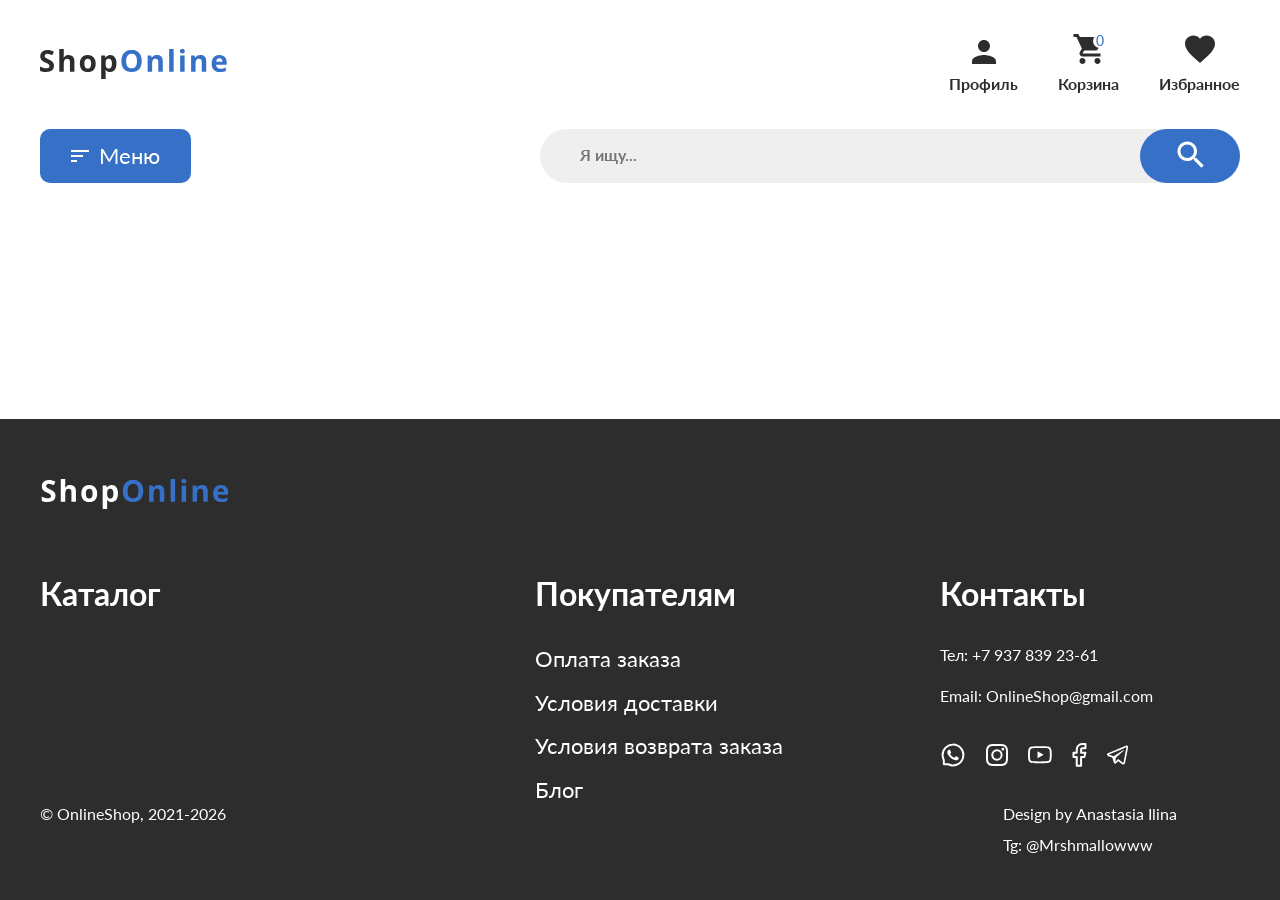
<file: category.html>
<!DOCTYPE html><html lang="en"><head><meta charset="UTF-8"><meta name="viewport" content="width=device-width,initial-scale=1"><link rel="preload" href="fonts/Lato-400.woff2" as="font" type="font/woff2" crossorigin><link rel="preload" href="fonts/Lato-700.woff2" as="font" type="font/woff2" crossorigin><link rel="stylesheet" href="styles/index.min.css"><script type="module" src="script/index.js"></script><title>Категория - ShopOnline</title></head><body><header class="header"><div class="container"><div class="header__grid"><img class="header__logo" src="images/sprite.svg#logo" alt="Логотип c  Shop Online" width="187" height="43"> <button class="header__button js-header-button" type="button" aria-haspopup="menu" aria-label="Открыть меню"><span class="lines js-lines"><span class="lines__item lines__item_position_top"></span> <span class="lines__item lines__item_position_middle"></span> <span class="lines__item lines__item_position_bottom"></span> </span>Меню</button><form class="search-box header__search-box" name="searchForm" action="#" method="GET" role="search"><label class="visually-hidden" for="site-search">Поиск по товарам</label> <input minlength="2" class="search-box__input" type="search" name="search" id="site-search" aria-label="Поиск по сайту" placeholder="Я ищу..." enterkeytype="search" autocomplete="off" required> <button class="search-box__button" type="submit" aria-label="Начать поиск"><svg class="search-box__icon" width="27" height="27" viewBox="0 0 27 27" fill="currentColor" xmlns="http://www.w3.org/2000/svg"><path d="M19.25 17H18.065L17.645 16.595C19.115 14.885 20 12.665 20 10.25C20 4.865 15.635 0.5 10.25 0.5C4.865 0.5 0.5 4.865 0.5 10.25C0.5 15.635 4.865 20 10.25 20C12.665 20 14.885 19.115 16.595 17.645L17 18.065V19.25L24.5 26.735L26.735 24.5L19.25 17ZM10.25 17C6.515 17 3.5 13.985 3.5 10.25C3.5 6.515 6.515 3.5 10.25 3.5C13.985 3.5 17 6.515 17 10.25C17 13.985 13.985 17 10.25 17Z"/></svg></button><div class="search-box__suggestions-wrapper" hidden><ul class="search-box__suggestions-list"></ul></div></form><ul class="user-settings header__user-settings"><li class="user-settings__item"><a class="user-settings__link" aria-label="Вход в личный кабинет" href="#"><svg class="user-settings__profile" width="24" height="24" viewBox="0 0 24 24" fill="currentColor" xmlns="http://www.w3.org/2000/svg"><use href="images/sprite.svg#profile"></use></svg> <span class="user-settings__name">Профиль</span></a></li><li class="user-settings__item profile-basket"><a class="user-settings__link" aria-label="Переход на страницу корзина с товарами" href="basket.html"><svg class="user-settings__profile-basket" width="31" height="30" viewBox="0 0 31 30" fill="currentColor" xmlns="http://www.w3.org/2000/svg"><use href="images/sprite.svg#basket"></use></svg> <span class="user-settings__name">Корзина</span> </a><span class="profile-basket__counter">0</span></li><li class="user-settings__item"><a class="user-settings__link" aria-label="Переход в избранное" href="#"><svg class="user-settings__favorite" width="30" height="29" viewBox="0 0 30 29" fill="currentColor" xmlns="http://www.w3.org/2000/svg"><use href="images/sprite.svg#heart"></use></svg> <span class="user-settings__name">Избранное</span></a></li></ul></div><nav class="navigation js-navigation" aria-label="Основная навигация"><div class="container"><div class="navigation-grid header-arrow-dropdown"><div class="navigation__catalog catalog header-arrow-dropdown__wrapper-list"><p class="navigation__title header-arrow-dropdown__title">Каталог <button class="header-arrow-dropdown__button" aria-expanded="false" type="button"><svg class="header-arrow-dropdown__button-arrow" aria-hidden="true" width="15" height="6" viewBox="0 0 15 6" fill="none" xmlns="http://www.w3.org/2000/svg"><path d="M7.5 6L0.138784 0H14.8612L7.5 6Z" fill="black"/></svg></button></p><ul class="navigation__list catalog__list header-arrow-dropdown__list js-header-catalog"></ul></div><div class="navigation__buyers buyers header-arrow-dropdown__wrapper-list"><p class="navigation__title header-arrow-dropdown__title">Покупателям <button class="buyers__button-arrow header-arrow-dropdown__button" aria-expanded="false" type="button"><svg class="header-arrow-dropdown__button-arrow" aria-hidden="true" width="15" height="6" viewBox="0 0 15 6" fill="none" xmlns="http://www.w3.org/2000/svg"><path d="M7.5 6L0.138784 0H14.8612L7.5 6Z" fill="black"/></svg></button></p><ul class="navigation__list buyers__list header-arrow-dropdown__list"><li class="navigation__item"><a class="navigation__link" href="#">Оплата заказа</a></li><li class="navigation__item"><a class="navigation__link" href="#">Условия доставки</a></li><li class="navigation__item"><a class="navigation__link" href="#">Условия возврата заказа</a></li><li class="navigation__item"><a class="navigation__link" href="blog.html">Блог</a></li></ul></div><div class="navigation__contacts navigation-contacts"><p class="navigation__title">Связаться с нами</p><a class="navigation__link" href="#footer">Контакты</a></div></div></div></nav></div></header><main class="content"><section class="category"><div class="container"><h1 class="category__hidden-title visually-hidden">Страница категории <span class="category__hidden-span js-category-title-hidden"></span></h1><h2 class="category__title js-category-title"></h2><ul class="category__list product-grid"></ul></div></section></main><footer id="footer" class="footer"><div class="container footer-container footer-arrow-dropdown"><div class="footer-logo-block"><img class="footer__logo" src="images/sprite.svg#logoFooter" alt="Логотип" width="190" height="30"></div><div class="footer-catalog footer-arrow-dropdown__wrapper-list"><h3 class="footer__title footer-arrow-dropdown__title">Каталог <button class="footer-catalog__button footer__button footer-arrow-dropdown__button" aria-expanded="false" type="button"><svg class="footer-arrow-dropdown__button-arrow" aria-hidden="true" width="15" height="6" viewBox="0 0 15 6" fill="none" xmlns="http://www.w3.org/2000/svg"><path d="M7.5 6L0.138784 0H14.8612L7.5 6Z" fill="white"/></svg></button></h3><ul class="footer-catalog__list footer__list footer-arrow-dropdown__list js-footer-catalog"></ul></div><div class="footer-buyers footer-arrow-dropdown__wrapper-list"><h3 class="footer__title footer-arrow-dropdown__title">Покупателям <button class="footer-buyers__button footer__button footer-arrow-dropdown__button" aria-expanded="false" type="button"><svg class="footer-arrow-dropdown__button-arrow" aria-hidden="true" width="15" height="6" viewBox="0 0 15 6" fill="none" xmlns="http://www.w3.org/2000/svg"><path d="M7.5 6L0.138784 0H14.8612L7.5 6Z" fill="white"/></svg></button></h3><ul class="footer-buyers__list footer__list footer-arrow-dropdown__list"><li class="footer__item"><a class="footer__link" href="#">Оплата заказа</a></li><li class="footer__item"><a class="footer__link" href="#">Условия доставки</a></li><li class="footer__item"><a class="footer__link" href="#">Условия возврата заказа</a></li><li class="footer__item"><a class="footer__link" href="blog.html">Блог</a></li></ul></div><div class="footer-contacts"><h3 class="footer__title">Контакты</h3><address class="footer-contacts__address"><p class="footer-contacts__text text-tel">Тел: <a class="footer__link footer-contacts__link" href="tel:79378392361">+7 937 839 23-61</a></p><p class="footer-contacts__text">Email: <a class="footer__link footer-contacts__link" href="mailto:OnlineShop@gmail.com">OnlineShop@gmail.com</a></p></address><div class="footer-contacts__socials socials"><a class="socials__link" target="_blank" aria-label="в whatsapp" href="https://whatsapp.com/"><svg width="26" height="26" viewBox="0 0 26 26" fill="none" xmlns="http://www.w3.org/2000/svg"><use href="images/sprite.svg#whatsApp"></use></svg> </a><a class="socials__link" target="_blank" aria-label="в instagram" href="https://instagram.com/"><svg width="22" height="22" viewBox="0 0 22 22" fill="none" xmlns="http://www.w3.org/2000/svg"><use href="images/sprite.svg#instagram"></use></svg> </a><a class="socials__link" target="_blank" aria-label="в youtube" href="https://youtube.com/"><svg width="24" height="18" viewBox="0 0 24 18" fill="none" xmlns="http://www.w3.org/2000/svg"><use href="images/sprite.svg#youtube"></use></svg> </a><a class="socials__link" target="_blank" aria-label="в facebook" href="https://facebook.com/"><svg width="15" height="24" viewBox="0 0 15 24" fill="none" xmlns="http://www.w3.org/2000/svg"><use href="images/sprite.svg#facebook"></use></svg> </a><a class="socials__link" target="_blank" aria-label="в telegram" href="https://web.telegram.org/"><svg width="22" height="20" viewBox="0 0 22 20" fill="none" xmlns="http://www.w3.org/2000/svg"><use href="images/sprite.svg#telegram"></use></svg></a></div></div><p class="footer__copyright">© OnlineShop, 2021-<span class="footer__copyright-year"></span></p><div class="footer__design-block footer-design"><p class="footer-design__text text-design">Design by <a class="footer__link footer-design__link" href="#">Anastasia Ilina</a></p><p class="footer-design__text">Tg: <a class="footer__link footer-design__link" target="_blank" aria-label="в telegram @Mrshmallowww" href="https://web.telegram.org/">@Mrshmallowww</a></p></div></div></footer></body></html>
</file>
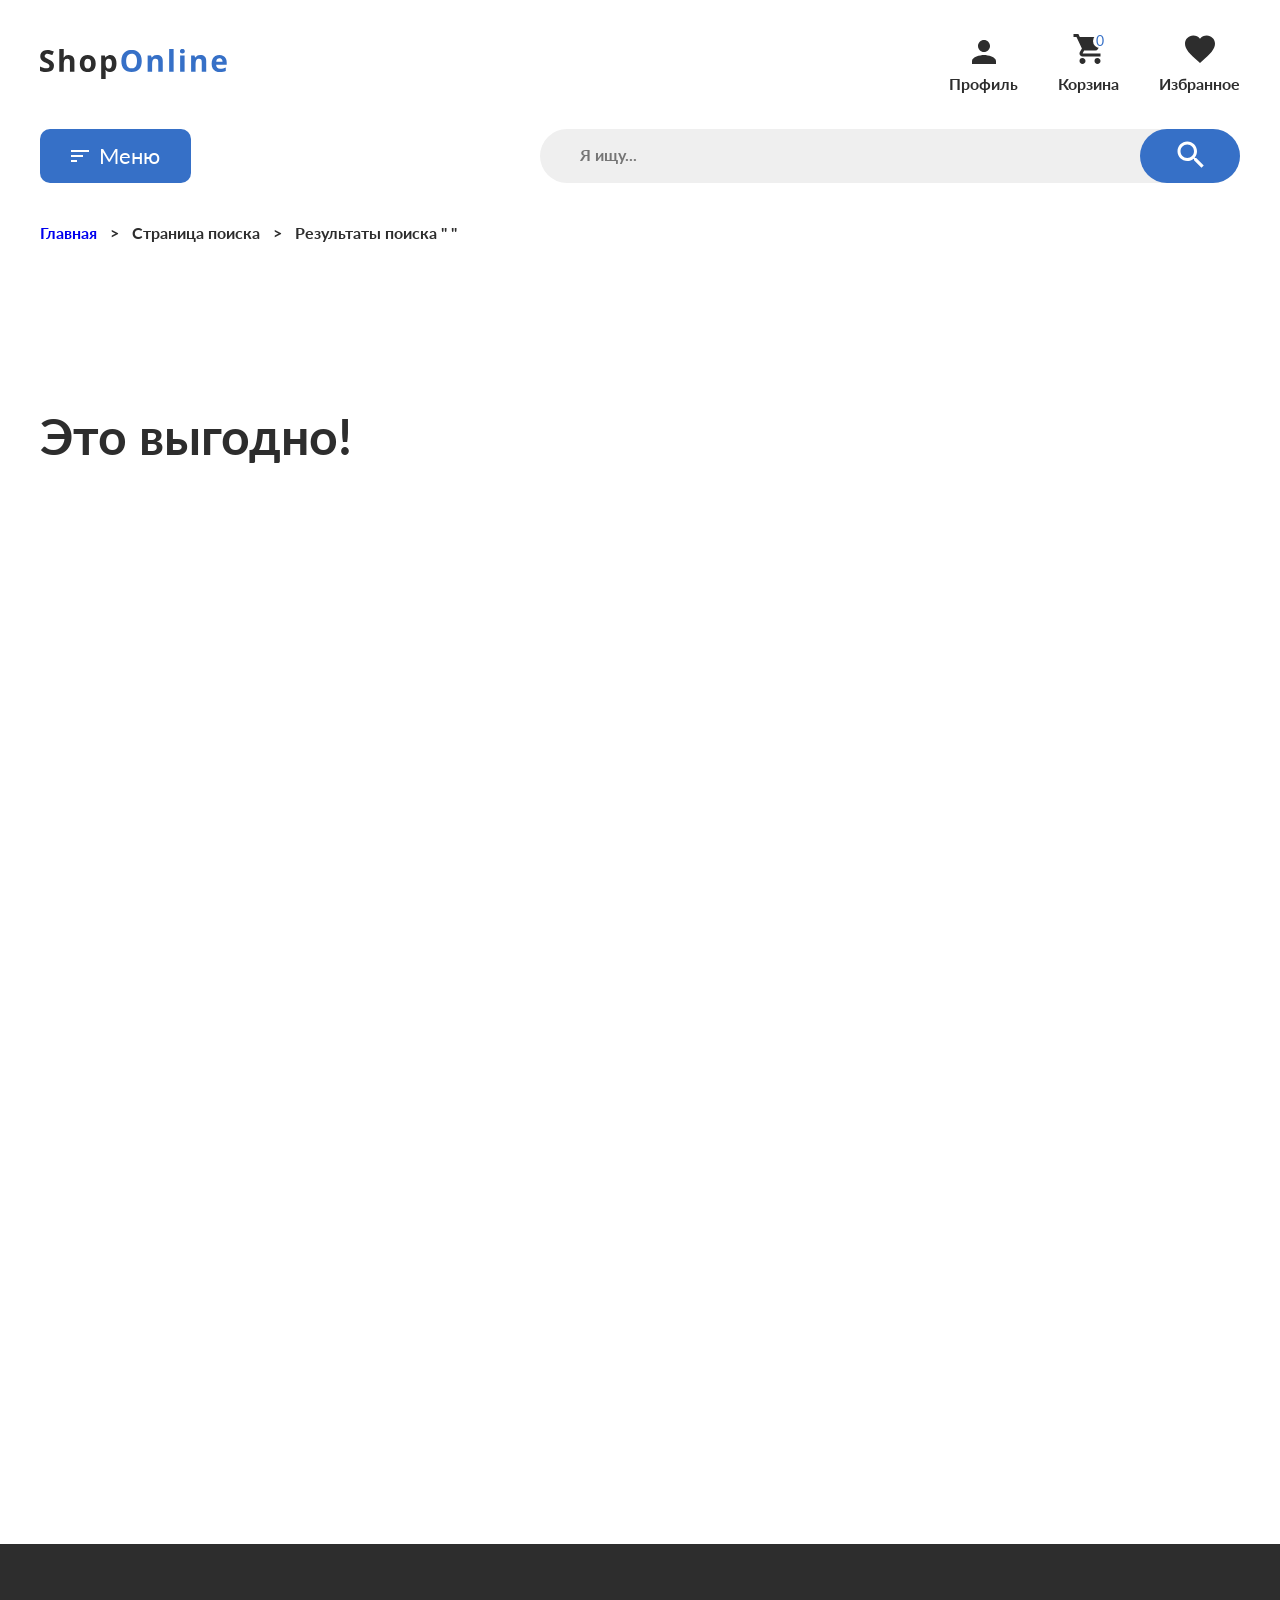
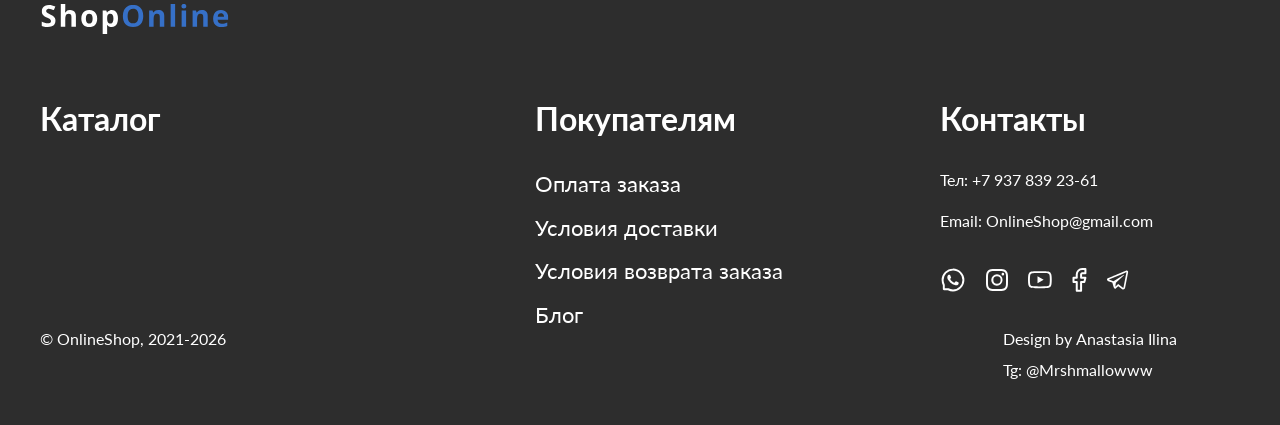
<file: search.html>
<!DOCTYPE html><html lang="ru"><head><meta charset="UTF-8"><meta name="viewport" content="width=device-width,initial-scale=1"><link rel="preload" href="fonts/Lato-400.woff2" as="font" type="font/woff2" crossorigin><link rel="preload" href="fonts/Lato-700.woff2" as="font" type="font/woff2" crossorigin><link rel="stylesheet" href="styles/index.min.css"><script type="module" src="script/index.js"></script><title>Страница поиска - ShopOnline</title></head><body><header class="header"><div class="container"><div class="header__grid"><img class="header__logo" src="images/sprite.svg#logo" alt="Логотип c  Shop Online" width="187" height="43"> <button class="header__button js-header-button" type="button" aria-haspopup="menu" aria-label="Открыть меню"><span class="lines js-lines"><span class="lines__item lines__item_position_top"></span> <span class="lines__item lines__item_position_middle"></span> <span class="lines__item lines__item_position_bottom"></span> </span>Меню</button><form class="search-box header__search-box" name="searchForm" action="#" method="GET" role="search"><label class="visually-hidden" for="site-search">Поиск по товарам</label> <input minlength="2" class="search-box__input" type="search" name="search" id="site-search" aria-label="Поиск по сайту" placeholder="Я ищу..." enterkeytype="search" autocomplete="off" required> <button class="search-box__button" type="submit" aria-label="Начать поиск"><svg class="search-box__icon" width="27" height="27" viewBox="0 0 27 27" fill="currentColor" xmlns="http://www.w3.org/2000/svg"><path d="M19.25 17H18.065L17.645 16.595C19.115 14.885 20 12.665 20 10.25C20 4.865 15.635 0.5 10.25 0.5C4.865 0.5 0.5 4.865 0.5 10.25C0.5 15.635 4.865 20 10.25 20C12.665 20 14.885 19.115 16.595 17.645L17 18.065V19.25L24.5 26.735L26.735 24.5L19.25 17ZM10.25 17C6.515 17 3.5 13.985 3.5 10.25C3.5 6.515 6.515 3.5 10.25 3.5C13.985 3.5 17 6.515 17 10.25C17 13.985 13.985 17 10.25 17Z"/></svg></button><div class="search-box__suggestions-wrapper" hidden><ul class="search-box__suggestions-list"></ul></div></form><ul class="user-settings header__user-settings"><li class="user-settings__item"><a class="user-settings__link" aria-label="Вход в личный кабинет" href="#"><svg class="user-settings__profile" width="24" height="24" viewBox="0 0 24 24" fill="currentColor" xmlns="http://www.w3.org/2000/svg"><use href="images/sprite.svg#profile"></use></svg> <span class="user-settings__name">Профиль</span></a></li><li class="user-settings__item profile-basket"><a class="user-settings__link" aria-label="Переход на страницу корзина с товарами" href="basket.html"><svg class="user-settings__profile-basket" width="31" height="30" viewBox="0 0 31 30" fill="currentColor" xmlns="http://www.w3.org/2000/svg"><use href="images/sprite.svg#basket"></use></svg> <span class="user-settings__name">Корзина</span> </a><span class="profile-basket__counter">0</span></li><li class="user-settings__item"><a class="user-settings__link" aria-label="Переход в избранное" href="#"><svg class="user-settings__favorite" width="30" height="29" viewBox="0 0 30 29" fill="currentColor" xmlns="http://www.w3.org/2000/svg"><use href="images/sprite.svg#heart"></use></svg> <span class="user-settings__name">Избранное</span></a></li></ul></div><nav class="navigation js-navigation" aria-label="Основная навигация"><div class="container"><div class="navigation-grid header-arrow-dropdown"><div class="navigation__catalog catalog header-arrow-dropdown__wrapper-list"><p class="navigation__title header-arrow-dropdown__title">Каталог <button class="header-arrow-dropdown__button" aria-expanded="false" type="button"><svg class="header-arrow-dropdown__button-arrow" aria-hidden="true" width="15" height="6" viewBox="0 0 15 6" fill="none" xmlns="http://www.w3.org/2000/svg"><path d="M7.5 6L0.138784 0H14.8612L7.5 6Z" fill="black"/></svg></button></p><ul class="navigation__list catalog__list header-arrow-dropdown__list js-header-catalog"></ul></div><div class="navigation__buyers buyers header-arrow-dropdown__wrapper-list"><p class="navigation__title header-arrow-dropdown__title">Покупателям <button class="buyers__button-arrow header-arrow-dropdown__button" aria-expanded="false" type="button"><svg class="header-arrow-dropdown__button-arrow" aria-hidden="true" width="15" height="6" viewBox="0 0 15 6" fill="none" xmlns="http://www.w3.org/2000/svg"><path d="M7.5 6L0.138784 0H14.8612L7.5 6Z" fill="black"/></svg></button></p><ul class="navigation__list buyers__list header-arrow-dropdown__list"><li class="navigation__item"><a class="navigation__link" href="#">Оплата заказа</a></li><li class="navigation__item"><a class="navigation__link" href="#">Условия доставки</a></li><li class="navigation__item"><a class="navigation__link" href="#">Условия возврата заказа</a></li><li class="navigation__item"><a class="navigation__link" href="blog.html">Блог</a></li></ul></div><div class="navigation__contacts navigation-contacts"><p class="navigation__title">Связаться с нами</p><a class="navigation__link" href="#footer">Контакты</a></div></div></div></nav></div></header><nav class="breadcrumb" aria-label="Хлебные крошки"><div class="container"><ul class="breadcrumb__list"><li class="breadcrumb__item"><a class="breadcrumb__link" href="index.html">Главная</a></li><li class="breadcrumb__item">Страница поиска</li><li class="breadcrumb__item">Результаты поиска " <span class="js-breadcrumb-search"></span> "</li></ul></div></nav><main class="content"><section class="search"><div class="container"><h1 class="search__hidden-title visually-hidden">Страница поиска, <span class="search__hidden-span js-search-title-hidden"></span></h1><ul class="search__list product-grid"></ul></div></section><section class="profitable"><div class="container"><h2 class="profitable__title">Это выгодно!</h2><ul class="profitable__list product-grid"></ul></div></section></main><footer id="footer" class="footer"><div class="container footer-container footer-arrow-dropdown"><div class="footer-logo-block"><img class="footer__logo" src="images/sprite.svg#logoFooter" alt="Логотип" width="190" height="30"></div><div class="footer-catalog footer-arrow-dropdown__wrapper-list"><h3 class="footer__title footer-arrow-dropdown__title">Каталог <button class="footer-catalog__button footer__button footer-arrow-dropdown__button" aria-expanded="false" type="button"><svg class="footer-arrow-dropdown__button-arrow" aria-hidden="true" width="15" height="6" viewBox="0 0 15 6" fill="none" xmlns="http://www.w3.org/2000/svg"><path d="M7.5 6L0.138784 0H14.8612L7.5 6Z" fill="white"/></svg></button></h3><ul class="footer-catalog__list footer__list footer-arrow-dropdown__list js-footer-catalog"></ul></div><div class="footer-buyers footer-arrow-dropdown__wrapper-list"><h3 class="footer__title footer-arrow-dropdown__title">Покупателям <button class="footer-buyers__button footer__button footer-arrow-dropdown__button" aria-expanded="false" type="button"><svg class="footer-arrow-dropdown__button-arrow" aria-hidden="true" width="15" height="6" viewBox="0 0 15 6" fill="none" xmlns="http://www.w3.org/2000/svg"><path d="M7.5 6L0.138784 0H14.8612L7.5 6Z" fill="white"/></svg></button></h3><ul class="footer-buyers__list footer__list footer-arrow-dropdown__list"><li class="footer__item"><a class="footer__link" href="#">Оплата заказа</a></li><li class="footer__item"><a class="footer__link" href="#">Условия доставки</a></li><li class="footer__item"><a class="footer__link" href="#">Условия возврата заказа</a></li><li class="footer__item"><a class="footer__link" href="blog.html">Блог</a></li></ul></div><div class="footer-contacts"><h3 class="footer__title">Контакты</h3><address class="footer-contacts__address"><p class="footer-contacts__text text-tel">Тел: <a class="footer__link footer-contacts__link" href="tel:79378392361">+7 937 839 23-61</a></p><p class="footer-contacts__text">Email: <a class="footer__link footer-contacts__link" href="mailto:OnlineShop@gmail.com">OnlineShop@gmail.com</a></p></address><div class="footer-contacts__socials socials"><a class="socials__link" target="_blank" aria-label="в whatsapp" href="https://whatsapp.com/"><svg width="26" height="26" viewBox="0 0 26 26" fill="none" xmlns="http://www.w3.org/2000/svg"><use href="images/sprite.svg#whatsApp"></use></svg> </a><a class="socials__link" target="_blank" aria-label="в instagram" href="https://instagram.com/"><svg width="22" height="22" viewBox="0 0 22 22" fill="none" xmlns="http://www.w3.org/2000/svg"><use href="images/sprite.svg#instagram"></use></svg> </a><a class="socials__link" target="_blank" aria-label="в youtube" href="https://youtube.com/"><svg width="24" height="18" viewBox="0 0 24 18" fill="none" xmlns="http://www.w3.org/2000/svg"><use href="images/sprite.svg#youtube"></use></svg> </a><a class="socials__link" target="_blank" aria-label="в facebook" href="https://facebook.com/"><svg width="15" height="24" viewBox="0 0 15 24" fill="none" xmlns="http://www.w3.org/2000/svg"><use href="images/sprite.svg#facebook"></use></svg> </a><a class="socials__link" target="_blank" aria-label="в telegram" href="https://web.telegram.org/"><svg width="22" height="20" viewBox="0 0 22 20" fill="none" xmlns="http://www.w3.org/2000/svg"><use href="images/sprite.svg#telegram"></use></svg></a></div></div><p class="footer__copyright">© OnlineShop, 2021-<span class="footer__copyright-year"></span></p><div class="footer__design-block footer-design"><p class="footer-design__text text-design">Design by <a class="footer__link footer-design__link" href="#">Anastasia Ilina</a></p><p class="footer-design__text">Tg: <a class="footer__link footer-design__link" target="_blank" aria-label="в telegram @Mrshmallowww" href="https://web.telegram.org/">@Mrshmallowww</a></p></div></div></footer></body></html>
</file>
<file: styles/index.min.css>
@font-face{font-display:swap;font-family:Lato;font-weight:400;src:url(../fonts/Lato-400.woff2) format("woff2"),url(../fonts/Lato-400.woff) format("woff")}@font-face{font-display:swap;font-family:Lato;font-weight:700;src:url(../fonts/Lato-700.woff2) format("woff2"),url(../fonts/Lato-700.woff) format("woff")}
/*! normalize-scss | MIT/GPLv2 License | bit.ly/normalize-scss */html{line-height:1.15;-webkit-text-size-adjust:100%}h1{font-size:2em;margin:.67em 0}hr{-moz-box-sizing:content-box;box-sizing:content-box;height:0;overflow:visible}main{display:block}code,kbd,pre,samp{font-family:monospace,monospace;font-size:1em}a{background-color:transparent}abbr[title]{border-bottom:none;text-decoration:underline;-webkit-text-decoration:underline dotted;text-decoration:underline dotted}b,strong{font-weight:bolder}small{font-size:80%}sub,sup{font-size:75%;line-height:0;position:relative;vertical-align:baseline}sub{bottom:-.25em}sup{top:-.5em}img{border-style:none}button,input,optgroup,select,textarea{font-family:inherit;font-size:100%;line-height:1.15;margin:0}button{overflow:visible}button,select{text-transform:none}[type=button],[type=reset],[type=submit],button{-webkit-appearance:button}[type=button]::-moz-focus-inner,[type=reset]::-moz-focus-inner,[type=submit]::-moz-focus-inner,button::-moz-focus-inner{border-style:none;padding:0}[type=button]:-moz-focusring,[type=reset]:-moz-focusring,[type=submit]:-moz-focusring,button:-moz-focusring{outline:1px dotted ButtonText}input{overflow:visible}[type=checkbox],[type=radio]{-moz-box-sizing:border-box;box-sizing:border-box;padding:0}[type=number]::-webkit-inner-spin-button,[type=number]::-webkit-outer-spin-button{height:auto}[type=search]{-webkit-appearance:textfield;outline-offset:-2px}[type=search]::-webkit-search-decoration{-webkit-appearance:none}::-webkit-file-upload-button{-webkit-appearance:button;font:inherit}fieldset{padding:.35em .75em .625em}legend{-moz-box-sizing:border-box;box-sizing:border-box;color:inherit;display:table;max-width:100%;padding:0;white-space:normal}progress{vertical-align:baseline}textarea{overflow:auto}details{display:block}summary{display:list-item}[hidden],template{display:none}html{-moz-box-sizing:border-box;box-sizing:border-box;scroll-behavior:smooth}*{-moz-box-sizing:inherit;box-sizing:inherit}body{display:-webkit-box;display:-webkit-flex;display:-moz-box;display:flex;min-height:100vh;min-width:320px;-webkit-box-orient:vertical;-webkit-box-direction:normal;-webkit-flex-direction:column;-moz-box-orient:vertical;-moz-box-direction:normal;background-color:#fff;color:#fff;flex-direction:column;font-family:Lato,sans-serif;line-height:1.3;margin:0}a,button,input{-webkit-tap-highlight-color:transparent;-webkit-tap-highlight-color:rgba(0,0,0,0)}.content{-webkit-box-flex:1;-webkit-flex-grow:1;-moz-box-flex:1;flex-grow:1}.container{margin:0 auto;max-width:1920px;padding:0 75px}@media (max-width:1500px){.container{padding:0 50px}}@media (max-width:1450px){.container{padding:0 40px}}@media (max-width:1064px){.container{padding:0 42px}}@media (max-width:880px){.container{padding:0 34px}}@media (max-width:480px){.container{padding:0 20px}}@media (max-width:655px){.container_mobile_display{margin:0;max-width:none;padding:0}}.visually-hidden{position:absolute!important;clip:rect(1px 1px 1px 1px);clip:rect(1px,1px,1px,1px);border:0!important;height:1px!important;overflow:hidden;padding:0!important;width:1px!important}.header{margin:0 0 60px;padding:30px 0 0;position:relative}.header__grid{display:grid;grid-template-areas:"logo button search user-settings";grid-template-columns:minmax(190px,313px) minmax(151px,250px) minmax(580px,757px) minmax(300px,451px);-webkit-box-align:center;-webkit-align-items:center;-moz-box-align:center;align-items:center}@media (max-width:1366px){.header__grid{grid-template-areas:"logo user-settings" "button search";grid-template-columns:190px 1fr;row-gap:34px}}@media (max-width:780px){.header__grid{grid-template-columns:minmax(140px,168px) 1fr;row-gap:29px}}@media (max-width:620px){.header__grid{grid-template-areas:"logo logo" "button user-settings" "search search";grid-template-columns:repeat(2,1fr)}}@media (max-width:480px){.header__grid{row-gap:20px}}.header__button{display:-webkit-box;display:-webkit-flex;display:-moz-box;display:flex;grid-area:button;-webkit-box-pack:center;-webkit-justify-content:center;-moz-box-pack:center;justify-content:center;-webkit-box-align:center;-webkit-align-items:center;-moz-box-align:center;align-items:center;background-color:#3670c7;border:none;border-radius:10px;color:#fff;cursor:pointer;font-size:22px;gap:0 10px;height:54px;line-height:1.5;max-width:100%;padding:0;-webkit-transition:color .3s ease-in,background-color .3s ease-in;-moz-transition:color .3s ease-in,background-color .3s ease-in;transition:color .3s ease-in,background-color .3s ease-in;width:151px}.header__button:hover{background-color:#5d92e0}.header__button:focus{background-color:#3b65a5}.header__button:active{background-color:#5d92e0}@media (max-width:780px){.header__button{border-radius:6px;font-size:16px;height:42px;width:115px}}@media (max-width:480px){.header__button{border-radius:5px;font-size:14px;gap:0 5px;height:38px;width:95px}}@media (max-width:350px){.header__button{border-radius:4px;font-size:12px;gap:0 5px;height:30px;width:79px}}.header__menu-svg{display:inline-block;margin-right:3px;vertical-align:text-bottom}@media (max-width:780px){.header__menu-svg{vertical-align:bottom}}@media (max-width:480px){.header__menu-svg{height:14px;margin-right:0;vertical-align:sub;width:14px}}.header__logo{align-self:normal;grid-area:logo;padding-top:13px}@media (max-width:1366px){.header__logo{-webkit-align-self:center;align-self:center;height:30px;padding:0}}@media (max-width:780px){.header__logo{height:26px;max-width:165px}}@media (max-width:480px){.header__logo{height:18px;max-width:114px}}.header__search-box{grid-area:search}@media (max-width:1366px){.header__search-box{justify-self:self-end}}.header__user-settings{grid-area:user-settings}@media (max-width:1366px){.header{margin:0 0 40px;padding:34px 0 0}}@media (max-width:780px){.header{margin:0 0 30px;padding:25px 0 0}}@media (max-width:480px){.header{margin:0 0 26px;padding:20px 0 0}}@media (max-width:350px){.header{margin:0 0 16px}}.hero{padding:30px 0 60px}.hero__background{background-image:-webkit-gradient(linear,left top,left bottom,from(rgba(47,50,75,.5)),to(rgba(47,50,75,.5))),url(../images/hero/banner.fallback-ext);background-image:-moz-linear-gradient(rgba(47,50,75,.5),rgba(47,50,75,.5)),url(../images/hero/banner.fallback-ext);background-image:linear-gradient(rgba(47,50,75,.5),rgba(47,50,75,.5)),url(../images/hero/banner.fallback-ext);background-image:-webkit-gradient(linear,left top,left bottom,from(rgba(47,50,75,.5)),to(rgba(47,50,75,.5))),-webkit-image-set(url("../images/hero/banner.avif") 1x,url("../images/hero/banner@2x.avif") 2x,url("../images/hero/banner.webp") 1x,url("../images/hero/banner@2x.webp") 2x,url("../images/hero/banner.jpg") 1x,url("../images/hero/banner@2x.jpg") 2x);background-image:-moz-linear-gradient(rgba(47,50,75,.5),rgba(47,50,75,.5)),-webkit-image-set(url("../images/hero/banner.avif") 1x,url("../images/hero/banner@2x.avif") 2x,url("../images/hero/banner.webp") 1x,url("../images/hero/banner@2x.webp") 2x,url("../images/hero/banner.jpg") 1x,url("../images/hero/banner@2x.jpg") 2x);background-image:linear-gradient(rgba(47,50,75,.5),rgba(47,50,75,.5)),-webkit-image-set(url("../images/hero/banner.avif") 1x,url("../images/hero/banner@2x.avif") 2x,url("../images/hero/banner.webp") 1x,url("../images/hero/banner@2x.webp") 2x,url("../images/hero/banner.jpg") 1x,url("../images/hero/banner@2x.jpg") 2x);background-image:-webkit-gradient(linear,left top,left bottom,from(rgba(47,50,75,.5)),to(rgba(47,50,75,.5))),image-set(url("../images/hero/banner.avif") 1x type($mime),url("../images/hero/banner@2x.avif") 2x type($mime),url("../images/hero/banner.webp") 1x type($mime),url("../images/hero/banner@2x.webp") 2x type($mime),url("../images/hero/banner.jpg") 1x,url("../images/hero/banner@2x.jpg") 2x);background-image:-moz-linear-gradient(rgba(47,50,75,.5),rgba(47,50,75,.5)),image-set(url("../images/hero/banner.avif") 1x type($mime),url("../images/hero/banner@2x.avif") 2x type($mime),url("../images/hero/banner.webp") 1x type($mime),url("../images/hero/banner@2x.webp") 2x type($mime),url("../images/hero/banner.jpg") 1x,url("../images/hero/banner@2x.jpg") 2x);background-image:linear-gradient(rgba(47,50,75,.5),rgba(47,50,75,.5)),-webkit-image-set(url("../images/hero/banner.avif") 1x type($mime),url("../images/hero/banner@2x.avif") 2x type($mime),url("../images/hero/banner.webp") 1x type($mime),url("../images/hero/banner@2x.webp") 2x type($mime),url("../images/hero/banner.jpg") 1x,url("../images/hero/banner@2x.jpg") 2x);background-image:linear-gradient(rgba(47,50,75,.5),rgba(47,50,75,.5)),image-set(url("../images/hero/banner.avif") 1x type($mime),url("../images/hero/banner@2x.avif") 2x type($mime),url("../images/hero/banner.webp") 1x type($mime),url("../images/hero/banner@2x.webp") 2x type($mime),url("../images/hero/banner.jpg") 1x,url("../images/hero/banner@2x.jpg") 2x);background-position:50%;background-repeat:no-repeat;background-size:cover;border-radius:20px;display:grid;grid-template-rows:repeat(2,200px);padding:40px 112px;position:relative;-webkit-box-align:end;-webkit-align-items:flex-end;-moz-box-align:end;align-items:flex-end}@media (max-width:1366px){.hero__background{padding:36px 79.66px}}@media (max-width:1090px){.hero__background{border-radius:16px;grid-template-rows:148px 94px}}@media (max-width:860px){.hero__background{background-image:-webkit-gradient(linear,left top,left bottom,from(rgba(47,50,75,.5)),to(rgba(47,50,75,.5))),url(../images/hero/banner860.fallback-ext);background-image:-moz-linear-gradient(rgba(47,50,75,.5),rgba(47,50,75,.5)),url(../images/hero/banner860.fallback-ext);background-image:linear-gradient(rgba(47,50,75,.5),rgba(47,50,75,.5)),url(../images/hero/banner860.fallback-ext);background-image:-webkit-gradient(linear,left top,left bottom,from(rgba(47,50,75,.5)),to(rgba(47,50,75,.5))),-webkit-image-set(url("../images/hero/banner860.avif") 1x,url("../images/hero/banner860@2x.avif") 2x,url("../images/hero/banner860.webp") 1x,url("../images/hero/banner860@2x.webp") 2x,url("../images/hero/banner860.jpg") 1x,url("../images/hero/banner860@2x.jpg") 2x);background-image:-moz-linear-gradient(rgba(47,50,75,.5),rgba(47,50,75,.5)),-webkit-image-set(url("../images/hero/banner860.avif") 1x,url("../images/hero/banner860@2x.avif") 2x,url("../images/hero/banner860.webp") 1x,url("../images/hero/banner860@2x.webp") 2x,url("../images/hero/banner860.jpg") 1x,url("../images/hero/banner860@2x.jpg") 2x);background-image:linear-gradient(rgba(47,50,75,.5),rgba(47,50,75,.5)),-webkit-image-set(url("../images/hero/banner860.avif") 1x,url("../images/hero/banner860@2x.avif") 2x,url("../images/hero/banner860.webp") 1x,url("../images/hero/banner860@2x.webp") 2x,url("../images/hero/banner860.jpg") 1x,url("../images/hero/banner860@2x.jpg") 2x);background-image:-webkit-gradient(linear,left top,left bottom,from(rgba(47,50,75,.5)),to(rgba(47,50,75,.5))),image-set(url("../images/hero/banner860.avif") 1x type($mime),url("../images/hero/banner860@2x.avif") 2x type($mime),url("../images/hero/banner860.webp") 1x type($mime),url("../images/hero/banner860@2x.webp") 2x type($mime),url("../images/hero/banner860.jpg") 1x,url("../images/hero/banner860@2x.jpg") 2x);background-image:-moz-linear-gradient(rgba(47,50,75,.5),rgba(47,50,75,.5)),image-set(url("../images/hero/banner860.avif") 1x type($mime),url("../images/hero/banner860@2x.avif") 2x type($mime),url("../images/hero/banner860.webp") 1x type($mime),url("../images/hero/banner860@2x.webp") 2x type($mime),url("../images/hero/banner860.jpg") 1x,url("../images/hero/banner860@2x.jpg") 2x);background-image:linear-gradient(rgba(47,50,75,.5),rgba(47,50,75,.5)),-webkit-image-set(url("../images/hero/banner860.avif") 1x type($mime),url("../images/hero/banner860@2x.avif") 2x type($mime),url("../images/hero/banner860.webp") 1x type($mime),url("../images/hero/banner860@2x.webp") 2x type($mime),url("../images/hero/banner860.jpg") 1x,url("../images/hero/banner860@2x.jpg") 2x);background-image:linear-gradient(rgba(47,50,75,.5),rgba(47,50,75,.5)),image-set(url("../images/hero/banner860.avif") 1x type($mime),url("../images/hero/banner860@2x.avif") 2x type($mime),url("../images/hero/banner860.webp") 1x type($mime),url("../images/hero/banner860@2x.webp") 2x type($mime),url("../images/hero/banner860.jpg") 1x,url("../images/hero/banner860@2x.jpg") 2x);grid-template-rows:73px 147px;padding:30px 80px}}@media (max-width:530px){.hero__background{background-image:-webkit-gradient(linear,left top,left bottom,from(rgba(47,50,75,.5)),to(rgba(47,50,75,.5))),url(../images/hero/banner530.fallback-ext);background-image:-moz-linear-gradient(rgba(47,50,75,.5),rgba(47,50,75,.5)),url(../images/hero/banner530.fallback-ext);background-image:linear-gradient(rgba(47,50,75,.5),rgba(47,50,75,.5)),url(../images/hero/banner530.fallback-ext);background-image:-webkit-gradient(linear,left top,left bottom,from(rgba(47,50,75,.5)),to(rgba(47,50,75,.5))),-webkit-image-set(url("../images/hero/banner530.avif") 1x,url("../images/hero/banner530@2x.avif") 2x,url("../images/hero/banner530.webp") 1x,url("../images/hero/banner530@2x.webp") 2x,url("../images/hero/banner530.jpg") 1x,url("../images/hero/banner530@2x.jpg") 2x);background-image:-moz-linear-gradient(rgba(47,50,75,.5),rgba(47,50,75,.5)),-webkit-image-set(url("../images/hero/banner530.avif") 1x,url("../images/hero/banner530@2x.avif") 2x,url("../images/hero/banner530.webp") 1x,url("../images/hero/banner530@2x.webp") 2x,url("../images/hero/banner530.jpg") 1x,url("../images/hero/banner530@2x.jpg") 2x);background-image:linear-gradient(rgba(47,50,75,.5),rgba(47,50,75,.5)),-webkit-image-set(url("../images/hero/banner530.avif") 1x,url("../images/hero/banner530@2x.avif") 2x,url("../images/hero/banner530.webp") 1x,url("../images/hero/banner530@2x.webp") 2x,url("../images/hero/banner530.jpg") 1x,url("../images/hero/banner530@2x.jpg") 2x);background-image:-webkit-gradient(linear,left top,left bottom,from(rgba(47,50,75,.5)),to(rgba(47,50,75,.5))),image-set(url("../images/hero/banner530.avif") 1x type($mime),url("../images/hero/banner530@2x.avif") 2x type($mime),url("../images/hero/banner530.webp") 1x type($mime),url("../images/hero/banner530@2x.webp") 2x type($mime),url("../images/hero/banner530.jpg") 1x,url("../images/hero/banner530@2x.jpg") 2x);background-image:-moz-linear-gradient(rgba(47,50,75,.5),rgba(47,50,75,.5)),image-set(url("../images/hero/banner530.avif") 1x type($mime),url("../images/hero/banner530@2x.avif") 2x type($mime),url("../images/hero/banner530.webp") 1x type($mime),url("../images/hero/banner530@2x.webp") 2x type($mime),url("../images/hero/banner530.jpg") 1x,url("../images/hero/banner530@2x.jpg") 2x);background-image:linear-gradient(rgba(47,50,75,.5),rgba(47,50,75,.5)),-webkit-image-set(url("../images/hero/banner530.avif") 1x type($mime),url("../images/hero/banner530@2x.avif") 2x type($mime),url("../images/hero/banner530.webp") 1x type($mime),url("../images/hero/banner530@2x.webp") 2x type($mime),url("../images/hero/banner530.jpg") 1x,url("../images/hero/banner530@2x.jpg") 2x);background-image:linear-gradient(rgba(47,50,75,.5),rgba(47,50,75,.5)),image-set(url("../images/hero/banner530.avif") 1x type($mime),url("../images/hero/banner530@2x.avif") 2x type($mime),url("../images/hero/banner530.webp") 1x type($mime),url("../images/hero/banner530@2x.webp") 2x type($mime),url("../images/hero/banner530.jpg") 1x,url("../images/hero/banner530@2x.jpg") 2x);border-radius:8px;grid-template-rows:49px 231px;padding:30px 29px}}.hero__link{color:inherit;font-size:70px;outline:none;text-decoration:none;-webkit-transition:color .3s ease-in;-moz-transition:color .3s ease-in;transition:color .3s ease-in}.hero__link:focus,.hero__link:hover{color:#3670c7}.hero__link:active{color:#b3b3ee}.hero__link:before{border-radius:20px;content:"";inset:0;position:absolute;-webkit-transition:outline .3s ease-in;-moz-transition:outline .3s ease-in;transition:outline .3s ease-in}@media (max-width:1090px){.hero__link:before{border-radius:16px}}@media (max-width:530px){.hero__link:before{border-radius:8px}}.hero__link:focus:before,.hero__link:hover:before{outline:3px solid #3670c7;outline-offset:3px}@media (max-width:1366px){.hero__link{font-size:55px}}@media (max-width:1090px){.hero__link{border-radius:16px;font-size:40px}}@media (max-width:860px){.hero__link{font-size:30px;max-width:100%}}@media (max-width:530px){.hero__link{border-radius:8px;font-size:22px;text-align:center}}.hero__stock-box{place-self:self-end center}@media (max-width:1366px){.hero{padding:30px 0 22px}}@media (max-width:860px){.hero{padding:20px 0 40px}}@media (max-width:530px){.hero{padding:25px 0 20px}}.discounts{padding:0 0 100px}.discounts__list{display:grid;gap:60px;grid-auto-flow:dense;grid-template-columns:repeat(6,minmax(200px,245px));grid-template-rows:repeat(4,245px);list-style:none;margin:0;padding:0}@media (max-width:1725px){.discounts__list{gap:40px}}@media (max-width:1690px){.discounts__list{gap:30px}}@media (max-width:1530px){.discounts__list{grid-template-rows:repeat(4,217px)}}@media (max-width:1430px){.discounts__list{grid-template-columns:repeat(6,minmax(180px,220px));grid-template-rows:repeat(4,200px)}}@media (max-width:1370px){.discounts__list{gap:24px;grid-template-rows:repeat(4,190px)}}@media (max-width:1360px){.discounts__list{grid-template-columns:repeat(4,minmax(200px,1fr));grid-template-rows:repeat(6,300px)}}@media (max-width:1240px){.discounts__list{grid-template-rows:repeat(6,271px)}}@media (max-width:1140px){.discounts__list{grid-template-rows:repeat(6,249px)}}@media (max-width:1070px){.discounts__list{grid-template-rows:repeat(6,230px)}}@media (max-width:1025px){.discounts__list{grid-template-columns:repeat(4,minmax(200px,1fr));grid-template-rows:repeat(6,217px)}}@media (max-width:950px){.discounts__list{grid-template-columns:repeat(4,minmax(180px,1fr));grid-template-rows:repeat(6,200px)}}@media (max-width:870px){.discounts__list{gap:20px;grid-template-columns:repeat(2,minmax(130px,1fr)) minmax(200px,220px) minmax(130px,1fr);grid-template-rows:repeat(2,140px) repeat(4,60px) repeat(2,140px)}}@media (max-width:730px){.discounts__list{grid-template-columns:repeat(2,minmax(130px,1fr));grid-template-rows:repeat(9,250px)}}@media (max-width:540px){.discounts__list{grid-template-rows:repeat(9,220px)}}@media (max-width:480px){.discounts__list{grid-template-rows:repeat(9,200px)}}@media (max-width:370px){.discounts__list{grid-template-rows:repeat(9,145px)}}@media (max-width:340px){.discounts__list{grid-template-rows:repeat(9,130px)}}.discounts__item{background-position:50%;background-repeat:no-repeat;background-size:cover;border-radius:20px;height:auto;max-width:100%;position:relative;z-index:3}.discounts__item-percentage:after{display:grid;-webkit-box-pack:center;-webkit-justify-content:center;-moz-box-pack:center;justify-content:center;-webkit-box-align:center;-webkit-align-items:center;-moz-box-align:center;align-items:center;background-color:#ffbd13;border-radius:50%;font-size:30px;font-weight:700;height:88px;position:absolute;width:88px;z-index:10}@media (max-width:950px){.discounts__item-percentage:after{font-size:24px;height:63px;width:63px}}@media (max-width:870px){.discounts__item-percentage:after{font-size:16px;font-weight:700;height:50px;width:50px}}.discounts__item-percentage_position_left-top:after{left:20px;top:20px}@media (max-width:1690px){.discounts__item-percentage_position_left-top:after{left:10px;top:10px}}@media (max-width:480px){.discounts__item-percentage_position_left-top:after{left:5px;top:5px}}.discounts__item-percentage_position_right-bottom:after{bottom:20px;right:20px}@media (max-width:1690px){.discounts__item-percentage_position_right-bottom:after{bottom:10px;right:10px}}@media (max-width:480px){.discounts__item-percentage_position_right-bottom:after{bottom:5px;right:5px}}.discounts__item:before{background-image:-webkit-gradient(linear,left top,left bottom,from(rgba(7,7,7,0)),to(rgba(0,0,0,.2)));background-image:-moz-linear-gradient(top,rgba(7,7,7,0) 0,rgba(0,0,0,.2) 100%);background-image:linear-gradient(180deg,rgba(7,7,7,0),rgba(0,0,0,.2));border-radius:20px;content:"";inset:0;position:absolute;z-index:-1}@media (max-width:1690px){.discounts__item:before{border-radius:16px}}@media (max-width:870px){.discounts__item:before{border-radius:12px}}@media (max-width:480px){.discounts__item:before{border-radius:8px}}@media (max-width:1690px){.discounts__item{border-radius:16px}}@media (max-width:870px){.discounts__item{border-radius:12px}}@media (max-width:480px){.discounts__item{border-radius:8px}}@media (max-width:1064px){.discounts{padding:0 0 90px}}@media (max-width:870px){.discounts{padding:0 0 60px}}@media (max-width:480px){.discounts{padding:0 0 70px}}.discounts-item-1{background-image:url(../images/discounts/book.fallback-ext);background-image:-webkit-image-set(url("../images/discounts/book.avif") 1x,url("../images/discounts/book@2x.avif") 2x,url("../images/discounts/book.webp") 1x,url("../images/discounts/book@2x.webp") 2x,url("../images/discounts/book.jpg") 1x,url("../images/discounts/book@2x.jpg") 2x);background-image:-webkit-image-set(url("../images/discounts/book.avif") 1x type($mime),url("../images/discounts/book@2x.avif") 2x type($mime),url("../images/discounts/book.webp") 1x type($mime),url("../images/discounts/book@2x.webp") 2x type($mime),url("../images/discounts/book.jpg") 1x,url("../images/discounts/book@2x.jpg") 2x);background-image:image-set(url("../images/discounts/book.avif") 1x type($mime),url("../images/discounts/book@2x.avif") 2x type($mime),url("../images/discounts/book.webp") 1x type($mime),url("../images/discounts/book@2x.webp") 2x type($mime),url("../images/discounts/book.jpg") 1x,url("../images/discounts/book@2x.jpg") 2x);display:-webkit-box;display:-webkit-flex;display:-moz-box;display:flex;font-size:30px;padding:20px;-webkit-box-orient:vertical;-webkit-box-direction:normal;-webkit-flex-direction:column;-moz-box-orient:vertical;-moz-box-direction:normal;flex-direction:column;-webkit-box-pack:end;-webkit-justify-content:flex-end;-moz-box-pack:end;justify-content:flex-end}.discounts-item-1__span{font-size:40px;font-weight:700}@media (max-width:1690px){.discounts-item-1__span{font-size:30px}}@media (max-width:950px){.discounts-item-1__span{font-size:26px}}@media (max-width:480px){.discounts-item-1__span{font-size:16px}}@media (max-width:1690px){.discounts-item-1{font-size:24px;padding:20px 13px 20px 9px}}@media (max-width:950px){.discounts-item-1{font-size:20px}}@media (max-width:870px){.discounts-item-1{display:block;line-height:110%;padding:48px 30px 15px 9px}}@media (max-width:800px){.discounts-item-1{padding:48px 12px 15px 9px}}@media (max-width:730px){.discounts-item-1{padding:48px 55px 15px 9px}}@media (max-width:540px){.discounts-item-1{padding:110px 60px 15px 9px}}@media (max-width:480px){.discounts-item-1{font-size:12px;padding:90px 100px 10px 10px}}@media (max-width:370px){.discounts-item-1{padding:90px 65px 10px 10px}}@media (max-width:340px){.discounts-item-1{padding:80px 34px 10px 10px}}.discounts-item-2{background-image:url(../images/discounts/watch.fallback-ext);background-image:-webkit-image-set(url("../images/discounts/watch.avif") 1x,url("../images/discounts/watch@2x.avif") 2x,url("../images/discounts/watch.webp") 1x,url("../images/discounts/watch@2x.webp") 2x,url("../images/discounts/watch.jpg") 1x,url("../images/discounts/watch@2x.jpg") 2x);background-image:-webkit-image-set(url("../images/discounts/watch.avif") 1x type($mime),url("../images/discounts/watch@2x.avif") 2x type($mime),url("../images/discounts/watch.webp") 1x type($mime),url("../images/discounts/watch@2x.webp") 2x type($mime),url("../images/discounts/watch.jpg") 1x,url("../images/discounts/watch@2x.jpg") 2x);background-image:image-set(url("../images/discounts/watch.avif") 1x type($mime),url("../images/discounts/watch@2x.avif") 2x type($mime),url("../images/discounts/watch.webp") 1x type($mime),url("../images/discounts/watch@2x.webp") 2x type($mime),url("../images/discounts/watch.jpg") 1x,url("../images/discounts/watch@2x.jpg") 2x);font-size:30px;font-weight:700;padding:78px 20px 20px 14px}.discounts-item-2:after{content:"-25%"}@media (max-width:1800px){.discounts-item-2{font-size:27px}}@media (max-width:1690px){.discounts-item-2{font-size:24px;padding:58px 10px 10px 9px}}@media (max-width:950px){.discounts-item-2{font-size:20px}}@media (max-width:870px){.discounts-item-2{font-size:16px;padding:15px 10px 10px 5px}}@media (max-width:480px){.discounts-item-2{font-size:12px;padding:40px 10px 10px 5px}}@media (max-width:340px){.discounts-item-2{padding:28px 10px 10px 5px}}.discounts-item-3{background-image:url(../images/discounts/red-sneakers.fallback-ext);background-image:-webkit-image-set(url("../images/discounts/red-sneakers.avif") 1x,url("../images/discounts/red-sneakers@2x.avif") 2x,url("../images/discounts/red-sneakers.webp") 1x,url("../images/discounts/red-sneakers@2x.webp") 2x,url("../images/discounts/red-sneakers.jpg") 1x,url("../images/discounts/red-sneakers@2x.jpg") 2x);background-image:-webkit-image-set(url("../images/discounts/red-sneakers.avif") 1x type($mime),url("../images/discounts/red-sneakers@2x.avif") 2x type($mime),url("../images/discounts/red-sneakers.webp") 1x type($mime),url("../images/discounts/red-sneakers@2x.webp") 2x type($mime),url("../images/discounts/red-sneakers.jpg") 1x,url("../images/discounts/red-sneakers@2x.jpg") 2x);background-image:image-set(url("../images/discounts/red-sneakers.avif") 1x type($mime),url("../images/discounts/red-sneakers@2x.avif") 2x type($mime),url("../images/discounts/red-sneakers.webp") 1x type($mime),url("../images/discounts/red-sneakers@2x.webp") 2x type($mime),url("../images/discounts/red-sneakers.jpg") 1x,url("../images/discounts/red-sneakers@2x.jpg") 2x);grid-area:2/1/3/3}.discounts-item-3:after{content:"-40%"}@media (max-width:480px){.discounts-item-3{padding:5px}}.discounts-item-4{background-image:url(../images/discounts/white-sneakers.fallback-ext);background-image:-webkit-image-set(url("../images/discounts/white-sneakers.avif") 1x,url("../images/discounts/white-sneakers@2x.avif") 2x,url("../images/discounts/white-sneakers.webp") 1x,url("../images/discounts/white-sneakers@2x.webp") 2x,url("../images/discounts/white-sneakers.jpg") 1x,url("../images/discounts/white-sneakers@2x.jpg") 2x);background-image:-webkit-image-set(url("../images/discounts/white-sneakers.avif") 1x type($mime),url("../images/discounts/white-sneakers@2x.avif") 2x type($mime),url("../images/discounts/white-sneakers.webp") 1x type($mime),url("../images/discounts/white-sneakers@2x.webp") 2x type($mime),url("../images/discounts/white-sneakers.jpg") 1x,url("../images/discounts/white-sneakers@2x.jpg") 2x);background-image:image-set(url("../images/discounts/white-sneakers.avif") 1x type($mime),url("../images/discounts/white-sneakers@2x.avif") 2x type($mime),url("../images/discounts/white-sneakers.webp") 1x type($mime),url("../images/discounts/white-sneakers@2x.webp") 2x type($mime),url("../images/discounts/white-sneakers.jpg") 1x,url("../images/discounts/white-sneakers@2x.jpg") 2x);display:grid;padding:22px 20px;-webkit-box-align:end;-webkit-align-items:end;-moz-box-align:end;align-items:end;grid-area:1/3/3/5}.discounts-item-4__text{display:-webkit-box;display:-webkit-flex;display:-moz-box;display:flex;-webkit-box-orient:vertical;-webkit-box-direction:normal;-webkit-flex-direction:column;-moz-box-orient:vertical;-moz-box-direction:normal;background-color:#38c0eb;border-radius:20px;flex-direction:column;font-size:40px;line-height:1.2;margin:0;padding:31px 23px}@media (max-width:1690px){.discounts-item-4__text{font-size:35px;padding:29px 25px}}@media (max-width:1530px){.discounts-item-4__text{font-size:30px}}@media (max-width:950px){.discounts-item-4__text{font-size:20px}}@media (max-width:870px){.discounts-item-4__text{border-radius:12px;display:inline-block;font-size:16px;padding:16px 28px}}@media (max-width:800px){.discounts-item-4__text{padding:16px 20px}}@media (max-width:740px){.discounts-item-4__text{display:-webkit-box;display:-webkit-flex;display:-moz-box;display:flex}}@media (max-width:730px){.discounts-item-4__text{display:block}}@media (max-width:370px){.discounts-item-4__text{font-size:12px}}@media (max-width:340px){.discounts-item-4__text{padding:9px 25px}}.discounts-item-4__span{font-size:56px;font-weight:700}@media (max-width:1690px){.discounts-item-4__span{font-size:40px}}@media (max-width:950px){.discounts-item-4__span{font-size:30px}}@media (max-width:870px){.discounts-item-4__span{font-size:26px}}@media (max-width:480px){.discounts-item-4__span{font-size:16px}}@media (max-width:1690px){.discounts-item-4{font-size:30px;padding:22px}}@media (max-width:870px){.discounts-item-4{grid-row:1/span 3;padding:10px}}@media (max-width:730px){.discounts-item-4{grid-area:3/1/5/3}}@media (max-width:480px){.discounts-item-4{font-size:12px}}.discounts-item-5{background-image:url(../images/discounts/gifts.fallback-ext);background-image:-webkit-image-set(url("../images/discounts/gifts.avif") 1x,url("../images/discounts/gifts@2x.avif") 2x,url("../images/discounts/gifts.webp") 1x,url("../images/discounts/gifts@2x.webp") 2x,url("../images/discounts/gifts.jpg") 1x,url("../images/discounts/gifts@2x.jpg") 2x);background-image:-webkit-image-set(url("../images/discounts/gifts.avif") 1x type($mime),url("../images/discounts/gifts@2x.avif") 2x type($mime),url("../images/discounts/gifts.webp") 1x type($mime),url("../images/discounts/gifts@2x.webp") 2x type($mime),url("../images/discounts/gifts.jpg") 1x,url("../images/discounts/gifts@2x.jpg") 2x);background-image:image-set(url("../images/discounts/gifts.avif") 1x type($mime),url("../images/discounts/gifts@2x.avif") 2x type($mime),url("../images/discounts/gifts.webp") 1x type($mime),url("../images/discounts/gifts@2x.webp") 2x type($mime),url("../images/discounts/gifts.jpg") 1x,url("../images/discounts/gifts@2x.jpg") 2x);display:grid;font-size:40px;font-weight:700;padding:30px;-webkit-box-align:end;-webkit-align-items:end;-moz-box-align:end;align-items:end;grid-column:5/span 2}@media (max-width:1690px){.discounts-item-5{font-size:30px;padding:22px 20px}}@media (max-width:1360px){.discounts-item-5{grid-area:3/1/4/3}}@media (max-width:950px){.discounts-item-5{font-size:20px}}@media (max-width:870px){.discounts-item-5{font-size:16px;grid-row:3/span 2;padding:20px 160px 20px 20px}}@media (max-width:800px){.discounts-item-5{padding:20px 90px 20px 20px}}@media (max-width:730px){.discounts-item-5{grid-area:5/1/6/3}}@media (max-width:480px){.discounts-item-5{font-size:12px;padding:16px 10px}}.discounts-item-6{background-image:url(../images/discounts/notebook.fallback-ext);background-image:-webkit-image-set(url("../images/discounts/notebook.avif") 1x,url("../images/discounts/notebook@2x.avif") 2x,url("../images/discounts/notebook.webp") 1x,url("../images/discounts/notebook@2x.webp") 2x,url("../images/discounts/notebook.jpg") 1x,url("../images/discounts/notebook@2x.jpg") 2x);background-image:-webkit-image-set(url("../images/discounts/notebook.avif") 1x type($mime),url("../images/discounts/notebook@2x.avif") 2x type($mime),url("../images/discounts/notebook.webp") 1x type($mime),url("../images/discounts/notebook@2x.webp") 2x type($mime),url("../images/discounts/notebook.jpg") 1x,url("../images/discounts/notebook@2x.jpg") 2x);background-image:image-set(url("../images/discounts/notebook.avif") 1x type($mime),url("../images/discounts/notebook@2x.avif") 2x type($mime),url("../images/discounts/notebook.webp") 1x type($mime),url("../images/discounts/notebook@2x.webp") 2x type($mime),url("../images/discounts/notebook.jpg") 1x,url("../images/discounts/notebook@2x.jpg") 2x);display:grid;font-size:40px;font-weight:700;padding:30px;position:relative;-webkit-box-align:end;-webkit-align-items:end;-moz-box-align:end;align-items:end;grid-column:5/span 2}.discounts-item-6:after{content:"-15%"}@media (max-width:1690px){.discounts-item-6{font-size:30px;padding:20px}}@media (max-width:1360px){.discounts-item-6{grid-area:4/1/5/3}}@media (max-width:950px){.discounts-item-6{font-size:20px}}@media (max-width:870px){.discounts-item-6{font-size:16px;grid-row:5/span 2}}@media (max-width:730px){.discounts-item-6{grid-area:6/1/7/3}}@media (max-width:480px){.discounts-item-6{font-size:12px;padding:16px 10px}}.discounts-item-7{background-image:url(../images/discounts/decoration.fallback-ext);background-image:-webkit-image-set(url("../images/discounts/decoration.avif") 1x,url("../images/discounts/decoration@2x.avif") 2x,url("../images/discounts/decoration.webp") 1x,url("../images/discounts/decoration@2x.webp") 2x,url("../images/discounts/decoration.jpg") 1x,url("../images/discounts/decoration@2x.jpg") 2x);background-image:-webkit-image-set(url("../images/discounts/decoration.avif") 1x type($mime),url("../images/discounts/decoration@2x.avif") 2x type($mime),url("../images/discounts/decoration.webp") 1x type($mime),url("../images/discounts/decoration@2x.webp") 2x type($mime),url("../images/discounts/decoration.jpg") 1x,url("../images/discounts/decoration@2x.jpg") 2x);background-image:image-set(url("../images/discounts/decoration.avif") 1x type($mime),url("../images/discounts/decoration@2x.avif") 2x type($mime),url("../images/discounts/decoration.webp") 1x type($mime),url("../images/discounts/decoration@2x.webp") 2x type($mime),url("../images/discounts/decoration.jpg") 1x,url("../images/discounts/decoration@2x.jpg") 2x);color:#f91155;display:grid;font-size:40px;font-weight:700;line-height:1.2;padding:50px;text-transform:uppercase;-webkit-box-align:end;-webkit-align-items:end;-moz-box-align:end;align-items:end;grid-area:3/1/5/5}.discounts-item-7__text{background-color:#fff;border-radius:20px;margin:0;max-width:-webkit-max-content;max-width:-moz-max-content;max-width:max-content;padding:32px 42px}@media (max-width:1690px){.discounts-item-7__text{border-radius:16px;padding:24px 46px 23px 47px}}@media (max-width:950px){.discounts-item-7__text{font-size:25px;padding:22px 33px 22px 34px}}@media (max-width:730px){.discounts-item-7__text{font-size:16px}}@media (max-width:480px){.discounts-item-7__text{font-size:14px;padding:19px 30px}}@media (max-width:370px){.discounts-item-7__text{border-radius:6px;font-size:12px;padding:7px 35px 9px}}@media (max-width:1690px){.discounts-item-7{font-size:30px;padding:39px 30px}}@media (max-width:1360px){.discounts-item-7{grid-area:5/1/7/5}}@media (max-width:870px){.discounts-item-7{grid-row:7/span 2}}@media (max-width:730px){.discounts-item-7{grid-area:9/1/10/3}}@media (max-width:480px){.discounts-item-7{padding:35px 25px}}@media (max-width:370px){.discounts-item-7{display:-webkit-box;display:-webkit-flex;display:-moz-box;display:flex;-webkit-box-pack:center;-webkit-justify-content:center;-moz-box-pack:center;justify-content:center;padding:10px 15px}}.discounts-item-8{background-image:url(../images/discounts/dress.fallback-ext);background-image:-webkit-image-set(url("../images/discounts/dress.avif") 1x,url("../images/discounts/dress@2x.avif") 2x,url("../images/discounts/dress.webp") 1x,url("../images/discounts/dress@2x.webp") 2x,url("../images/discounts/dress.jpg") 1x,url("../images/discounts/dress@2x.jpg") 2x);background-image:-webkit-image-set(url("../images/discounts/dress.avif") 1x type($mime),url("../images/discounts/dress@2x.avif") 2x type($mime),url("../images/discounts/dress.webp") 1x type($mime),url("../images/discounts/dress@2x.webp") 2x type($mime),url("../images/discounts/dress.jpg") 1x,url("../images/discounts/dress@2x.jpg") 2x);background-image:image-set(url("../images/discounts/dress.avif") 1x type($mime),url("../images/discounts/dress@2x.avif") 2x type($mime),url("../images/discounts/dress.webp") 1x type($mime),url("../images/discounts/dress@2x.webp") 2x type($mime),url("../images/discounts/dress.jpg") 1x,url("../images/discounts/dress@2x.jpg") 2x);grid-row:3/span 2}.discounts-item-8:after{content:"-55%"}@media (max-width:870px){.discounts-item-8{background-image:url(../images/discounts/dress768.fallback-ext);background-image:-webkit-image-set(url("../images/discounts/dress768.avif") 1x,url("../images/discounts/dress768@2x.avif") 2x,url("../images/discounts/dress768.webp") 1x,url("../images/discounts/dress768@2x.webp") 2x,url("../images/discounts/dress768.jpg") 1x,url("../images/discounts/dress768@2x.jpg") 2x);background-image:-webkit-image-set(url("../images/discounts/dress768.avif") 1x type($mime),url("../images/discounts/dress768@2x.avif") 2x type($mime),url("../images/discounts/dress768.webp") 1x type($mime),url("../images/discounts/dress768@2x.webp") 2x type($mime),url("../images/discounts/dress768.jpg") 1x,url("../images/discounts/dress768@2x.jpg") 2x);background-image:image-set(url("../images/discounts/dress768.avif") 1x type($mime),url("../images/discounts/dress768@2x.avif") 2x type($mime),url("../images/discounts/dress768.webp") 1x type($mime),url("../images/discounts/dress768@2x.webp") 2x type($mime),url("../images/discounts/dress768.jpg") 1x,url("../images/discounts/dress768@2x.jpg") 2x);background-position:top;grid-area:4/3/7/4}}@media (max-width:730px){.discounts-item-8{background-image:url(../images/discounts/dress.fallback-ext);background-image:-webkit-image-set(url("../images/discounts/dress.avif") 1x,url("../images/discounts/dress@2x.avif") 2x,url("../images/discounts/dress.webp") 1x,url("../images/discounts/dress@2x.webp") 2x,url("../images/discounts/dress.jpg") 1x,url("../images/discounts/dress@2x.jpg") 2x);background-image:-webkit-image-set(url("../images/discounts/dress.avif") 1x type($mime),url("../images/discounts/dress@2x.avif") 2x type($mime),url("../images/discounts/dress.webp") 1x type($mime),url("../images/discounts/dress@2x.webp") 2x type($mime),url("../images/discounts/dress.jpg") 1x,url("../images/discounts/dress@2x.jpg") 2x);background-image:image-set(url("../images/discounts/dress.avif") 1x type($mime),url("../images/discounts/dress@2x.avif") 2x type($mime),url("../images/discounts/dress.webp") 1x type($mime),url("../images/discounts/dress@2x.webp") 2x type($mime),url("../images/discounts/dress.jpg") 1x,url("../images/discounts/dress@2x.jpg") 2x);background-position:50%;grid-area:7/1/9/2}}.discounts-item-9{background-image:url(../images/discounts/chemistry.fallback-ext);background-image:-webkit-image-set(url("../images/discounts/chemistry.avif") 1x,url("../images/discounts/chemistry@2x.avif") 2x,url("../images/discounts/chemistry.webp") 1x,url("../images/discounts/chemistry@2x.webp") 2x,url("../images/discounts/chemistry.jpg") 1x,url("../images/discounts/chemistry@2x.jpg") 2x);background-image:-webkit-image-set(url("../images/discounts/chemistry.avif") 1x type($mime),url("../images/discounts/chemistry@2x.avif") 2x type($mime),url("../images/discounts/chemistry.webp") 1x type($mime),url("../images/discounts/chemistry@2x.webp") 2x type($mime),url("../images/discounts/chemistry.jpg") 1x,url("../images/discounts/chemistry@2x.jpg") 2x);background-image:image-set(url("../images/discounts/chemistry.avif") 1x type($mime),url("../images/discounts/chemistry@2x.avif") 2x type($mime),url("../images/discounts/chemistry.webp") 1x type($mime),url("../images/discounts/chemistry@2x.webp") 2x type($mime),url("../images/discounts/chemistry.jpg") 1x,url("../images/discounts/chemistry@2x.jpg") 2x);display:grid;font-size:30px;font-weight:700;padding:20px;-webkit-box-align:end;-webkit-align-items:end;-moz-box-align:end;align-items:end}.discounts-item-9:after{content:"-25%"}@media (max-width:1690px){.discounts-item-9{font-size:20px;padding:14px}}@media (max-width:950px){.discounts-item-9{font-size:18px}}@media (max-width:870px){.discounts-item-9{font-size:16px;grid-row:4/span 2}}@media (max-width:730px){.discounts-item-9{grid-area:7/2/8/3}}@media (max-width:480px){.discounts-item-9{font-size:12px;padding:10px 9px}}.discounts-item-10{background-image:url(../images/discounts/balls.fallback-ext);background-image:-webkit-image-set(url("../images/discounts/balls.avif") 1x,url("../images/discounts/balls@2x.avif") 2x,url("../images/discounts/balls.webp") 1x,url("../images/discounts/balls@2x.webp") 2x,url("../images/discounts/balls.jpg") 1x,url("../images/discounts/balls@2x.jpg") 2x);background-image:-webkit-image-set(url("../images/discounts/balls.avif") 1x type($mime),url("../images/discounts/balls@2x.avif") 2x type($mime),url("../images/discounts/balls.webp") 1x type($mime),url("../images/discounts/balls@2x.webp") 2x type($mime),url("../images/discounts/balls.jpg") 1x,url("../images/discounts/balls@2x.jpg") 2x);background-image:image-set(url("../images/discounts/balls.avif") 1x type($mime),url("../images/discounts/balls@2x.avif") 2x type($mime),url("../images/discounts/balls.webp") 1x type($mime),url("../images/discounts/balls@2x.webp") 2x type($mime),url("../images/discounts/balls.jpg") 1x,url("../images/discounts/balls@2x.jpg") 2x)}@media (max-width:870px){.discounts-item-10{background-image:url(../images/discounts/balls-768.fallback-ext);background-image:-webkit-image-set(url("../images/discounts/balls-768.avif") 1x,url("../images/discounts/balls-768@2x.avif") 2x,url("../images/discounts/balls-768.webp") 1x,url("../images/discounts/balls-768@2x.webp") 2x,url("../images/discounts/balls-768.jpg") 1x,url("../images/discounts/balls-768@2x.jpg") 2x);background-image:-webkit-image-set(url("../images/discounts/balls-768.avif") 1x type($mime),url("../images/discounts/balls-768@2x.avif") 2x type($mime),url("../images/discounts/balls-768.webp") 1x type($mime),url("../images/discounts/balls-768@2x.webp") 2x type($mime),url("../images/discounts/balls-768.jpg") 1x,url("../images/discounts/balls-768@2x.jpg") 2x);background-image:image-set(url("../images/discounts/balls-768.avif") 1x type($mime),url("../images/discounts/balls-768@2x.avif") 2x type($mime),url("../images/discounts/balls-768.webp") 1x type($mime),url("../images/discounts/balls-768@2x.webp") 2x type($mime),url("../images/discounts/balls-768.jpg") 1x,url("../images/discounts/balls-768@2x.jpg") 2x)}}@media (max-width:730px){.discounts-item-10{background-image:url(../images/discounts/balls.fallback-ext);background-image:-webkit-image-set(url("../images/discounts/balls.avif") 1x,url("../images/discounts/balls@2x.avif") 2x,url("../images/discounts/balls.webp") 1x,url("../images/discounts/balls@2x.webp") 2x,url("../images/discounts/balls.jpg") 1x,url("../images/discounts/balls@2x.jpg") 2x);background-image:-webkit-image-set(url("../images/discounts/balls.avif") 1x type($mime),url("../images/discounts/balls@2x.avif") 2x type($mime),url("../images/discounts/balls.webp") 1x type($mime),url("../images/discounts/balls@2x.webp") 2x type($mime),url("../images/discounts/balls.jpg") 1x,url("../images/discounts/balls@2x.jpg") 2x);background-image:image-set(url("../images/discounts/balls.avif") 1x type($mime),url("../images/discounts/balls@2x.avif") 2x type($mime),url("../images/discounts/balls.webp") 1x type($mime),url("../images/discounts/balls@2x.webp") 2x type($mime),url("../images/discounts/balls.jpg") 1x,url("../images/discounts/balls@2x.jpg") 2x)}}.profitable{color:#2d2d2d;margin:0 0 140px;min-height:1000px}.profitable__title{font-size:50px;font-weight:700;margin:0 0 50px}@media (max-width:1064px){.profitable__title{font-size:40px;line-height:130%;margin:0 0 40px}}@media (max-width:800px){.profitable__title{font-size:30px;margin:0 0 30px}}@media (max-width:490px){.profitable__title{font-size:20px;margin:0 0 26px}}.profitable__list{list-style:none;margin:0;padding:0}.profitable__item{border-radius:14px;outline:none;position:relative}.profitable__item:focus-visible{box-shadow:0 0 22px 3px rgba(34,60,80,.2)}@media (max-width:800px){.profitable__item{border-radius:12px}}@media (max-width:490px){.profitable{margin:0 0 70px}}.product-grid{display:grid;gap:50px 30px;grid-template-columns:repeat(auto-fill,minmax(335px,1fr))}@media (max-width:1580px){.product-grid{grid-template-columns:repeat(auto-fill,minmax(300px,1fr))}}@media (max-width:1075px){.product-grid{gap:50px 20px;grid-template-columns:repeat(auto-fill,minmax(270px,1fr))}}@media (max-width:995px){.product-grid{grid-template-columns:repeat(auto-fill,minmax(220px,1fr))}}@media (max-width:890px){.product-grid{gap:40px 20px}}@media (max-width:800px){.product-grid{grid-template-columns:repeat(auto-fill,minmax(210px,1fr))}}@media (max-width:740px){.product-grid{grid-template-columns:repeat(auto-fill,minmax(200px,1fr))}}@media (max-width:490px){.product-grid{grid-template-columns:repeat(auto-fill,minmax(180px,1fr))}}@media (max-width:420px){.product-grid{grid-template-columns:repeat(auto-fill,minmax(128px,1fr))}}@media (max-width:370px){.product-grid{gap:30px 20px}}.recommendations{color:#2d2d2d;margin:0 0 150px}.recommendations__title{font-size:50px;font-weight:700;line-height:130%;margin:0 0 30px}@media (max-width:1153px){.recommendations__title{font-size:40px}}@media (max-width:1024px){.recommendations__title{font-size:30px}}@media (max-width:756px){.recommendations__title{font-size:25px}}.recommendations__list{list-style:none;margin:0;padding:0}.recommendations__item{border-radius:14px;position:relative}@media (max-width:800px){.recommendations__item{border-radius:12px}}@media (max-width:803px){.recommendations{margin:0 0 80px}}.footer{background-color:#2d2d2d;-webkit-flex-shrink:0;flex-shrink:0;padding:80px 0}.footer__logo{margin:0 0 316px}@media (max-width:1424px){.footer__logo{margin:0 0 60px}}@media (max-width:810px){.footer__logo{height:24px;margin:0 0 40px;max-width:150px}}@media (max-width:522px){.footer__logo{margin:0 0 27px}}@media (max-width:400px){.footer__logo{height:20px;max-width:125px}}.footer__copyright{grid-column:1/span 3;margin:0;padding:0}@media (max-width:1424px){.footer__copyright{grid-column:1/span 2}}@media (max-width:810px){.footer__copyright{font-size:12px}}@media (max-width:750px){.footer__copyright{grid-column:1/1}}@media (max-width:522px){.footer__copyright{width:-webkit-max-content;width:-moz-max-content;width:max-content}}@media (max-width:350px){.footer__copyright{font-size:10px}}.footer__title{font-size:32px;font-weight:700;line-height:1.3;margin:0 0 40px}@media (max-width:1424px){.footer__title{margin:0 0 30px}}@media (max-width:930px){.footer__title{font-size:29px}}@media (max-width:810px){.footer__title{font-size:26px;margin:0 0 20px}}@media (max-width:522px){.footer__title{font-size:23px}}@media (max-width:350px){.footer__title{font-size:20px}}.footer__button{padding:0 0 5px 5px}.footer__list{list-style:none;margin:0;padding:0}.footer__link{color:inherit;font-size:22px;outline:none;text-decoration:none;-webkit-transition:color .3s ease-in-out;-moz-transition:color .3s ease-in-out;transition:color .3s ease-in-out}.footer__link:hover{color:#5d92e0}.footer__link:focus{color:#3b65a5}.footer__link:active{color:#5d92e0}@media (max-width:930px){.footer__link{font-size:19px}}@media (max-width:810px){.footer__link{font-size:16px}}@media (max-width:522px){.footer__link{font-size:14px}}@media (max-width:350px){.footer__link{font-size:12px}}@media (max-width:1424px){.footer__design-block{justify-self:center}}@media (max-width:775px){.footer__design-block{justify-self:start}}@media (max-width:1424px){.footer{padding:60px 0 44px}}@media (max-width:522px){.footer{padding:30px 0 20px}}.footer-container{display:grid;grid-template-areas:"logo catalog buyers contacts";grid-template-columns:minmax(230px,308px) minmax(480px,578px) minmax(307px,434px) minmax(307px,450px)}@media (max-width:1424px){.footer-container{grid-template-areas:"logo logo logo" "catalog buyers contacts";grid-template-columns:minmax(280px,568px) minmax(320px,470px) minmax(280px,325px);-webkit-box-align:start;-webkit-align-items:flex-start;-moz-box-align:start;align-items:flex-start}}@media (max-width:1350px){.footer-container{grid-template-columns:minmax(280px,585px) minmax(320px,405px) minmax(280px,300px)}}@media (max-width:1225px){.footer-container{grid-template-columns:minmax(280px,585px) minmax(320px,355px) minmax(280px,300px)}}@media (max-width:962px){.footer-container{grid-template-columns:minmax(230px,290px) minmax(250px,320px) minmax(220px,300px)}}@media (max-width:770px){.footer-container{grid-template-columns:minmax(200px,290px) minmax(215px,320px) minmax(165px,300px)}}@media (max-width:750px){.footer-container{grid-template-areas:"logo logo" "catalog buyers" "catalog contacts";grid-template-columns:minmax(230px,420px) minmax(250px,275px)}}@media (max-width:550px){.footer-container{grid-template-columns:minmax(210px,290px) minmax(200px,320px)}}@media (max-width:465px){.footer-container{grid-template-columns:minmax(150px,290px) minmax(170px,320px)}}@media (max-width:420px){.footer-container{grid-template-areas:"logo" "catalog" "buyers" "contacts";grid-template-columns:minmax(150px,213px) minmax(130px,1fr)}}.footer-logo-block{grid-area:logo;padding:10px 0 0}@media (max-width:1424px){.footer-logo-block{padding:0}}.footer-catalog{grid-area:catalog}.footer-catalog__list{display:grid;gap:15px 30px;grid-template-columns:repeat(2,1fr);max-width:530px}@media (max-width:1145px){.footer-catalog__list{grid-template-columns:minmax(200px,350px)}}@media (max-width:810px){.footer-catalog__list{gap:10px 0}}@media (max-width:522px){.footer-catalog__list{gap:8px 0}}@media (max-width:1424px){.footer-catalog{margin:0 0 60px}}@media (max-width:420px){.footer-catalog{margin:0}}.footer-buyers{grid-area:buyers}.footer-buyers__list{display:-webkit-box;display:-webkit-flex;display:-moz-box;display:flex;-webkit-box-orient:vertical;-webkit-box-direction:normal;-webkit-flex-direction:column;-moz-box-orient:vertical;-moz-box-direction:normal;flex-direction:column;gap:15px 0}@media (max-width:810px){.footer-buyers__list{gap:10px 0}}@media (max-width:522px){.footer-buyers__list{gap:8px 0}}.footer-contacts{grid-area:contacts}.footer-contacts__address{font-style:normal;margin:0 0 35px}@media (max-width:810px){.footer-contacts__address{margin:0 0 30px}}@media (max-width:522px){.footer-contacts__address{margin:0 0 23px}}.footer-contacts__text{margin:0}@media (max-width:810px){.footer-contacts__text{font-size:12px}}@media (max-width:350px){.footer-contacts__text{font-size:10px}}.footer-contacts__link{font-size:16px;outline:none;-webkit-transition:color .3s ease-in-out;-moz-transition:color .3s ease-in-out;transition:color .3s ease-in-out}.footer-contacts__link:hover{color:#5d92e0}.footer-contacts__link:focus{color:#3b65a5}.footer-contacts__link:active{color:#5d92e0}@media (max-width:810px){.footer-contacts__link{font-size:12px}}@media (max-width:350px){.footer-contacts__link{font-size:10px}}.footer-contacts__socials{display:-webkit-box;display:-webkit-flex;display:-moz-box;display:flex;-webkit-box-align:center;-webkit-align-items:center;-moz-box-align:center;align-items:center;gap:0 20px}@media (max-width:810px){.footer-contacts__socials{gap:0 15px}}@media (max-width:522px){.footer-contacts{margin:0 0 60px}}.socials__link{color:inherit;font-size:0;outline:none;-webkit-transition:color .3s ease-in-out;-moz-transition:color .3s ease-in-out;transition:color .3s ease-in-out}.socials__link:hover{color:#5d92e0}.socials__link:focus{color:#3b65a5}.socials__link:active{color:#5d92e0}.text-tel{margin:0 0 20px}@media (max-width:810px){.text-tel{margin:0 0 13px}}@media (max-width:522px){.text-tel{margin:0 0 9px}}.footer-design__text{margin:0}@media (max-width:810px){.footer-design__text{font-size:12px}}@media (max-width:350px){.footer-design__text{font-size:10px}}.footer-design__link{font-size:16px;outline:none;-webkit-transition:color .3s ease-in-out;-moz-transition:color .3s ease-in-out;transition:color .3s ease-in-out}.footer-design__link:hover{color:#5d92e0}.footer-design__link:focus{color:#3b65a5}.footer-design__link:active{color:#5d92e0}@media (max-width:810px){.footer-design__link{font-size:12px}}@media (max-width:350px){.footer-design__link{font-size:10px}}.text-design{margin:0 0 10px}.page-basket{margin:0 0 100px}.page-basket__layout{display:grid;gap:0 30px;grid-template-columns:minmax(1000px,1350px) 1fr;-webkit-box-align:start;-webkit-align-items:start;-moz-box-align:start;align-items:start;margin:0 0 100px}@media (max-width:1510px){.page-basket__layout{gap:30px 0;grid-template-columns:1fr}}@media (max-width:1100px){.page-basket__layout{margin:0 0 60px}}@media (max-width:768px){.page-basket__layout{gap:20px 0}}@media (max-width:350px){.page-basket__layout{margin:0 0 50px}}@media (max-width:768px){.page-basket__container{padding:0}.page-basket__mobile-wrapper{margin:0 auto;max-width:740px;padding:0 50px}}@media (max-width:590px){.page-basket__mobile-wrapper{padding:0 30px}}@media (max-width:350px){.page-basket__mobile-wrapper{padding:0 20px}}.page-basket__mobile-wrapper_order-summary{display:-webkit-box;display:-webkit-flex;display:-moz-box;display:flex;-webkit-box-orient:vertical;-webkit-box-direction:normal;-webkit-flex-direction:column;-moz-box-orient:vertical;-moz-box-direction:normal;flex-direction:column;-webkit-box-align:center;-webkit-align-items:center;-moz-box-align:center;align-items:center}@media (max-width:768px){.page-basket__mobile-wrapper_order-summary{max-width:748px;padding:0 20px}}@media (max-width:350px){.page-basket__mobile-wrapper_order-summary{padding:0 20px}}@media (max-width:768px){.page-basket{margin:0 0 60px}}.navigation{background-color:#fff;box-shadow:0 15px 40px rgba(0,0,0,.1);color:#2d2d2d;left:0;opacity:0;padding:0;position:absolute;top:105%;-webkit-transform:translateY(-10px);-moz-transform:translateY(-10px);transform:translateY(-10px);-webkit-transition:all .3s ease;-moz-transition:all .3s ease;transition:all .3s ease;visibility:hidden;width:100%;z-index:4}.navigation__title{font-size:38px;font-weight:700;line-height:130%;margin:0 0 33px}@media (max-width:940px){.navigation__title{font-size:29px}}@media (max-width:780px){.navigation__title{font-size:26px;margin:0 0 20px}}@media (max-width:470px){.navigation__title{font-size:23px}}@media (max-width:350px){.navigation__title{font-size:20px;margin:0 0 15px}}.navigation__list{list-style:none;margin:0;padding:0}.navigation__item{font-size:0;width:-webkit-max-content;width:-moz-max-content;width:max-content}@media (max-width:780px){.navigation__item{max-width:160px}}@media (max-width:350px){.navigation__item{max-width:130px}}.navigation__link{color:inherit;font-size:22px;line-height:150%;text-decoration:none}.navigation__link:hover{color:#5d92e0}.navigation__link:focus{color:#3b65a5}.navigation__link:active{color:#5d92e0}@media (max-width:1065px){.navigation__link{font-size:20px}}@media (max-width:940px){.navigation__link{font-size:19px}}@media (max-width:780px){.navigation__link{font-size:16px}}@media (max-width:470px){.navigation__link{font-size:14px}}@media (max-width:350px){.navigation__link{font-size:12px}}.navigation_active{opacity:1;-webkit-transform:translateY(0);-moz-transform:translateY(0);transform:translateY(0);visibility:visible}.navigation-grid{display:grid;grid-template-areas:"catalog buyers contacts";grid-template-columns:minmax(460px,755px) minmax(250px,480px) minmax(307px,570px);padding:52px 0 56px}@media (max-width:1140px){.navigation-grid{grid-template-columns:minmax(462px,512px) minmax(250px,480px) minmax(125px,570px)}}@media (max-width:1065px){.navigation-grid{grid-template-columns:minmax(370px,512px) minmax(205px,480px) minmax(125px,570px)}}@media (max-width:940px){.navigation-grid{padding:40px 0 45px}}@media (max-width:840px){.navigation-grid{grid-template-areas:"catalog buyers" "catalog contacts";grid-template-columns:minmax(255px,450px) minmax(128px,480px)}}@media (max-width:610px){.navigation-grid{grid-template-areas:"catalog" "buyers" "contacts";grid-template-columns:1fr}}.catalog{grid-area:catalog}.catalog__list{display:grid;gap:20px 30px;grid-template-columns:repeat(2,1fr);max-width:502px}@media (max-width:1280px){.catalog__list{max-width:460px}}@media (max-width:1140px){.catalog__list{max-height:508px}}@media (max-width:940px){.catalog__list{gap:15px 15px}}@media (max-width:780px){.catalog__list{-webkit-box-align:center;-webkit-align-items:center;-moz-box-align:center;align-items:center;gap:10px 10px}}@media (max-width:350px){.catalog__list{gap:8px 8px}}.buyers__list{display:-webkit-box;display:-webkit-flex;display:-moz-box;display:flex;-webkit-box-orient:vertical;-webkit-box-direction:normal;-webkit-flex-direction:column;-moz-box-orient:vertical;-moz-box-direction:normal;flex-direction:column;gap:20px 0;grid-area:buyers}@media (max-width:940px){.buyers__list{gap:15px 0}}@media (max-width:840px){.buyers__list{margin:0 0 20px}}@media (max-width:780px){.buyers__list{gap:10px 0}}@media (max-width:840px){.navigation-contacts{grid-area:contacts}}.search-box{max-width:757px;position:relative;white-space:nowrap}.search-box__input{background-color:#efefef;border:none;border-radius:30px;display:inline-block;font-size:16px;font-weight:700;line-height:1.3;padding:16.65px 135px 16.65px 40px;vertical-align:middle;width:100%}@media (max-width:780px){.search-box__input{font-size:12px;padding:13.2px 110px 13.2px 30px}}@media (max-width:480px){.search-box__input{font-size:10px}}@media (max-width:350px){.search-box__input{font-size:8px;padding:9.8px 65px 9.8px 16px}}.search-box__button{background-color:#3670c7;border:none;border-radius:30px;color:#fff;cursor:pointer;padding:11.85px 0;position:absolute;right:0;top:0;-webkit-transition:color .3s ease-in,background-color .3s ease-in;-moz-transition:color .3s ease-in,background-color .3s ease-in;transition:color .3s ease-in,background-color .3s ease-in;vertical-align:middle;width:100px}.search-box__button:hover{background-color:#5d92e0}.search-box__button:focus{background-color:#3b65a5}.search-box__button:active{background-color:#5d92e0}@media (max-width:780px){.search-box__button{padding:7.8px 0;width:82px}}@media (max-width:480px){.search-box__button{padding:8.3px 0;width:60px}}@media (max-width:350px){.search-box__button{padding:5.3px 0;width:50px}}@media (max-width:780px){.search-box__icon{height:23px;width:23px}}@media (max-width:480px){.search-box__icon{height:19px;width:19px}}@media (max-width:350px){.search-box__icon{height:16px;width:16px}}.search-box__suggestions-wrapper{background:#fff;border:1px solid #ccc;border-radius:25px;box-shadow:0 4px 6px rgba(0,0,0,.1);color:#2d2d2d;left:0;position:absolute;right:0;top:105%;z-index:1000}.search-box__suggestions-list{list-style:none;margin:0;padding:15px}.search-box__suggestions-item{cursor:pointer;line-height:1.3}.search-box__suggestions-item:not(:last-child){margin:0 0 10px}.search-box__suggestions-item:hover{background-color:#f8f9fa}.search-box__suggestions-item_active{background-color:#e9ecef}.search-box__suggestions-item-strong-active{color:#3670c7}@media (max-width:1366px){.search-box{max-width:700px;width:100%}}@media (max-width:780px){.search-box{width:540px}}@media (max-width:745px){.search-box{max-width:540px;width:100%}}@media (max-width:610px){.header-arrow-dropdown__title{position:relative;width:-webkit-max-content;width:-moz-max-content;width:max-content}}.header-arrow-dropdown__button{background-color:transparent;border:none;display:none;font-size:0;line-height:0}.header-arrow-dropdown__button-arrow{-webkit-transition:-webkit-transform .3s ease;transition:-webkit-transform .3s ease;-moz-transition:transform .3s ease,-moz-transform .3s ease;transition:transform .3s ease;transition:transform .3s ease,-webkit-transform .3s ease,-moz-transform .3s ease}@media (max-width:610px){.header-arrow-dropdown__button{display:inline-block;vertical-align:middle}.header-arrow-dropdown__button:after{content:"";cursor:pointer;inset:0;position:absolute}}.header-arrow-dropdown__button_active .header-arrow-dropdown__button-arrow{-webkit-transform:rotate(180deg);-moz-transform:rotate(180deg);transform:rotate(180deg)}@media (max-width:610px){.header-arrow-dropdown__list{height:0;overflow:hidden;-webkit-transition:height .3s ease-in-out;-moz-transition:height .3s ease-in-out;transition:height .3s ease-in-out}.header-arrow-dropdown__list_active{height:auto}}@media (max-width:420px){.footer-arrow-dropdown__title{position:relative;width:-webkit-max-content;width:-moz-max-content;width:max-content}}.footer-arrow-dropdown__button{background-color:transparent;border:none;display:none;font-size:0;line-height:0}.footer-arrow-dropdown__button-arrow{-webkit-transition:-webkit-transform .3s ease;transition:-webkit-transform .3s ease;-moz-transition:transform .3s ease,-moz-transform .3s ease;transition:transform .3s ease;transition:transform .3s ease,-webkit-transform .3s ease,-moz-transform .3s ease}@media (max-width:420px){.footer-arrow-dropdown__button{display:inline-block;vertical-align:middle}.footer-arrow-dropdown__button:after{content:"";cursor:pointer;inset:0;position:absolute}}.footer-arrow-dropdown__button_active .footer-arrow-dropdown__button-arrow{-webkit-transform:rotate(180deg);-moz-transform:rotate(180deg);transform:rotate(180deg)}@media (max-width:420px){.footer-arrow-dropdown__list{height:0;overflow:hidden;-webkit-transition:height .3s ease-in-out;-moz-transition:height .3s ease-in-out;transition:height .3s ease-in-out}.footer-arrow-dropdown__list_active{height:auto}}.product-card__image-wrapper{border-radius:14px;height:295px;margin:0 0 20px;overflow:hidden;position:relative;width:100%}@media (max-width:800px){.product-card__image-wrapper{border-radius:12px;height:216px;margin:0 0 15px}}@media (max-width:700px){.product-card__image-wrapper{aspect-ratio:1/1;height:auto}}@media (max-width:370px){.product-card__image-wrapper{margin:0 0 10px}}.product-card__image{display:block;height:100%;object-fit:contain;object-position:center;width:100%}.product-card__discount{display:-webkit-box;display:-webkit-flex;display:-moz-box;display:flex;position:absolute;-webkit-box-pack:center;-webkit-justify-content:center;-moz-box-pack:center;justify-content:center;-webkit-box-align:center;-webkit-align-items:center;-moz-box-align:center;align-items:center;background-color:#ffbd13;border-radius:100%;bottom:20px;color:#fff;font-size:30px;font-weight:700;height:88px;left:20px;line-height:1.3;width:88px}.product-card__discount_hidden{display:none}@media (max-width:800px){.product-card__discount{bottom:10px;font-size:20px;height:60px;left:10px;width:60px}}@media (max-width:370px){.product-card__discount{font-size:16px;height:50px;width:50px}}@media (max-width:350px){.product-card__discount{font-size:12px;height:40px;width:40px}}.product-card__price-group{display:-webkit-box;display:-webkit-flex;display:-moz-box;display:flex;-webkit-box-align:center;-webkit-align-items:center;-moz-box-align:center;align-items:center;gap:0 28px;margin:0 0 15px}@media (max-width:800px){.product-card__price-group{gap:0 16px;margin:0 0 10px}}@media (max-width:370px){.product-card__price-group{margin:0 0 5px}}@media (max-width:350px){.product-card__price-group{margin:0 0 3px}}.product-card__price{font-size:28px;font-weight:700}@media (max-width:800px){.product-card__price{font-size:22px}}@media (max-width:370px){.product-card__price{font-size:18px}}@media (max-width:350px){.product-card__price{font-size:16px}}.product-card__price-old{display:none;font-size:20px}.product-card__price-old_visible{display:inline}@media (max-width:800px){.product-card__price-old{font-size:16px}}@media (max-width:370px){.product-card__price-old{font-size:14px}}@media (max-width:350px){.product-card__price-old{font-size:12px}}.product-card__title{color:inherit;font-size:22px;line-height:1.5;text-decoration:none}.product-card__title:after{border-radius:14px;content:"";inset:0;position:absolute;-webkit-transition:box-shadow .2s,-webkit-transform .2s;transition:box-shadow .2s,-webkit-transform .2s;-moz-transition:transform .2s,box-shadow .2s,-moz-transform .2s;transition:transform .2s,box-shadow .2s;transition:transform .2s,box-shadow .2s,-webkit-transform .2s,-moz-transform .2s}@media (max-width:800px){.product-card__title:after{border-radius:12px}}.product-card__title:hover:after{box-shadow:0 0 22px 3px rgba(34,60,80,.2);-webkit-transform:translateY(-4px);-moz-transform:translateY(-4px);transform:translateY(-4px)}@media (max-width:800px){.product-card__title{font-size:18px}}@media (max-width:370px){.product-card__title{font-size:15px}}@media (max-width:350px){.product-card__title{font-size:12px}}.lines{display:-webkit-box;display:-webkit-flex;display:-moz-box;display:flex;-webkit-box-orient:vertical;-webkit-box-direction:normal;-webkit-flex-direction:column;-moz-box-orient:vertical;-moz-box-direction:normal;flex-direction:column;gap:3px 0}.lines__item{background-color:#fff;display:block;height:2px;-webkit-transform-origin:42%;-moz-transform-origin:42%;transform-origin:42%;-webkit-transition:-webkit-transform .2s ease-in-out;transition:-webkit-transform .2s ease-in-out;-moz-transition:transform .2s ease-in-out,-moz-transform .2s ease-in-out;transition:transform .2s ease-in-out;transition:transform .2s ease-in-out,-webkit-transform .2s ease-in-out,-moz-transform .2s ease-in-out}@media (max-width:780px){.lines__item{-webkit-transform-origin:45%;-moz-transform-origin:45%;transform-origin:45%}}@media (max-width:480px){.lines__item{-webkit-transform-origin:34%;-moz-transform-origin:34%;transform-origin:34%}}.lines__item_position_top{width:18px}@media (max-width:480px){.lines__item_position_top{width:10px}}.lines__item_position_middle{width:12px}@media (max-width:480px){.lines__item_position_middle{width:7px}}.lines__item_position_bottom{width:6px}@media (max-width:480px){.lines__item_position_bottom{width:3px}.lines__item{height:1px}}.lines_active{gap:0}.lines_active .lines__item_position_top{-webkit-transform:rotate(45deg);-moz-transform:rotate(45deg);transform:rotate(45deg)}.lines_active .lines__item_position_middle{display:none}.lines_active .lines__item_position_bottom{-webkit-transform:rotate(-45deg);-moz-transform:rotate(-45deg);transform:rotate(-45deg);width:18px}@media (max-width:480px){.lines_active .lines__item_position_bottom{width:10px}.lines{gap:1px 0}}.timer{text-align:center}.timer__title{font-weight:700;margin:0 0 5px}@media (max-width:1090px){.timer__title{margin:0 0 10px}}@media (max-width:690px){.timer__title{font-size:12px}}@media (max-width:530px){.timer__title{font-size:8px;margin:0 0 6px}}.timer__items{-webkit-column-gap:30px;-moz-column-gap:30px;column-gap:30px;display:-webkit-box;display:-webkit-flex;display:-moz-box;display:flex;-webkit-box-pack:center;-webkit-justify-content:center;-moz-box-pack:center;justify-content:center}@media (max-width:1090px){.timer__items{-webkit-column-gap:20px;-moz-column-gap:20px;column-gap:20px}}@media (max-width:690px){.timer__items{-webkit-column-gap:10px;-moz-column-gap:10px;column-gap:10px}}@media (max-width:530px){.timer__items{-webkit-column-gap:8px;-moz-column-gap:8px;column-gap:8px}}.timer__item{margin:0;white-space:nowrap}.timer__item_seconds{min-width:205px;text-align:left}@media (max-width:1366px){.timer__item_seconds{min-width:168px}}@media (max-width:1090px){.timer__item_seconds{min-width:105px}}@media (max-width:530px){.timer__item_seconds{min-width:76px}}.timer__item_minutes{min-width:191px;text-align:left}@media (max-width:1366px){.timer__item_minutes{min-width:159px}}@media (max-width:1090px){.timer__item_minutes{min-width:99px}}@media (max-width:530px){.timer__item_minutes{min-width:72px}}.timer__units{font-size:32px;font-weight:700;margin:0}@media (max-width:1366px){.timer__units{font-size:26px}}@media (max-width:1090px){.timer__units{font-size:20px}}@media (max-width:690px){.timer__units{font-size:16px}}@media (max-width:530px){.timer__units{font-size:12px}}.timer__count{font-size:60px;font-weight:700}@media (max-width:1366px){.timer__count{font-size:50px}}@media (max-width:1090px){.timer__count{font-size:40px}}@media (max-width:690px){.timer__count{font-size:30px}}@media (max-width:530px){.timer__count{display:inline-block;font-size:20px;vertical-align:sub}}.visibly{display:none}.user-settings{display:-webkit-box;display:-webkit-flex;display:-moz-box;display:flex;-webkit-box-pack:end;-webkit-justify-content:end;-moz-box-pack:end;gap:70px;justify-content:end;list-style:none;margin:0;padding:0}.user-settings__item{-webkit-align-self:self-end;align-self:self-end}.user-settings__link{display:-webkit-box;display:-webkit-flex;display:-moz-box;display:flex;row-gap:10px;text-decoration:none;-webkit-box-orient:vertical;-webkit-box-direction:normal;-webkit-flex-direction:column;-moz-box-orient:vertical;-moz-box-direction:normal;flex-direction:column;-webkit-box-align:center;-webkit-align-items:center;-moz-box-align:center;align-items:center;color:#2d2d2d;outline:none;-webkit-transition:color .3s ease-in;-moz-transition:color .3s ease-in;transition:color .3s ease-in}.user-settings__link:focus,.user-settings__link:hover{color:#3670c7}.user-settings__link:active{color:#99b}@media (max-width:780px){.user-settings__link{gap:3px}}.user-settings__name{font-weight:700}@media (max-width:780px){.user-settings__name{font-size:12px}}@media (max-width:480px){.user-settings__name{font-size:11px}}@media (max-width:350px){.user-settings__name{display:none}}@media (max-width:1600px){.user-settings{gap:40px}}@media (max-width:780px){.user-settings{gap:30px}.user-settings__profile{height:20px;width:20px}.user-settings__profile-basket{height:25px;width:25px}.user-settings__favorite{height:22.94px;width:25px}}@media (max-width:480px){.user-settings{gap:15px}}@media (max-width:350px){.user-settings{gap:20px}}.profile-basket{position:relative}.profile-basket__counter{background-color:#fff;border-radius:50%;color:#3670c7;display:-webkit-box;display:-webkit-flex;display:-moz-box;display:flex;font-size:14px;height:14px;position:absolute;right:12px;top:0;width:14px;-webkit-box-pack:center;-webkit-justify-content:center;-moz-box-pack:center;justify-content:center;-webkit-box-align:center;-webkit-align-items:center;-moz-box-align:center;align-items:center}@media (max-width:780px){.profile-basket__counter{right:6px;top:-4px}}@media (max-width:480px){.profile-basket__counter{right:-2px;top:-4px}}.breadcrumb{margin:0 0 60px}.breadcrumb__list{color:#2d2d2d;display:-webkit-box;display:-webkit-flex;display:-moz-box;display:flex;font-weight:700;gap:0 13px;list-style:none;margin:0;padding:0}@media (max-width:770px){.breadcrumb__list{-webkit-flex-wrap:wrap;flex-wrap:wrap;gap:5px 18px}}@media (max-width:350px){.breadcrumb__list{gap:0 7px}}.breadcrumb__link{text-decoration:none}.breadcrumb__item{white-space:nowrap}.breadcrumb__item:not(:last-child):after{content:">";padding-left:13px}@media (max-width:770px){.breadcrumb__item:not(:last-child):after{padding-left:18px}}@media (max-width:350px){.breadcrumb__item:not(:last-child):after{padding-left:7px}}@media (max-width:1040px){.breadcrumb{margin:0 0 50px}}@media (max-width:770px){.breadcrumb{font-size:14px;margin:0 0 40px}}@media (max-width:480px){.breadcrumb{font-size:12px;margin:0 0 30px}}@media (max-width:350px){.breadcrumb{font-size:8px;margin:0 0 20px}}.pagination{display:-webkit-box;display:-webkit-flex;display:-moz-box;display:flex;-webkit-box-pack:center;-webkit-justify-content:center;-moz-box-pack:center;justify-content:center;-webkit-box-align:center;-webkit-align-items:center;-moz-box-align:center;align-items:center;gap:0 30px}.pagination__arrow-link{color:#3670c7;font-size:0;margin:0;padding:0}.pagination__arrow-link.disabled{color:#8f8f8f;cursor:default;pointer-events:none}@media (max-width:800px){.pagination__arrow{height:14px;width:21px}}.pagination__list{display:-webkit-box;display:-webkit-flex;display:-moz-box;display:flex;list-style:none;margin:0;padding:0;-webkit-box-pack:center;-webkit-justify-content:center;-moz-box-pack:center;gap:0 6px;justify-content:center}@media (max-width:800px){.pagination__list{gap:0 10px}.pagination{gap:0 18px}}.pagination-number__item{display:-webkit-box;display:-webkit-flex;display:-moz-box;display:flex;height:36px;padding:0;position:relative;width:36px;-webkit-box-pack:center;-webkit-justify-content:center;-moz-box-pack:center;justify-content:center;-webkit-box-align:center;-webkit-align-items:center;-moz-box-align:center;align-items:center;border:2px solid #2d2d2d;border-radius:4px}.pagination-number__item:hover,.pagination-number__item_page_active{border-color:#3670c7;color:#3670c7}@media (max-width:800px){.pagination-number__item{height:20px;width:20px}}.pagination-number__link{color:inherit;font-weight:700;line-height:130%;text-decoration:none}.pagination-number__link:before{content:"";inset:0;position:absolute}@media (max-width:800px){.pagination-number__link{font-size:12px}}.loader-wrapper{display:-webkit-box;display:-webkit-flex;display:-moz-box;display:flex;inset:0;position:fixed;-webkit-box-pack:center;-webkit-justify-content:center;-moz-box-pack:center;justify-content:center;-webkit-box-align:center;-webkit-align-items:center;-moz-box-align:center;align-items:center;background-color:#f0e5e5;z-index:10}.loader{aspect-ratio:1;width:40px;--c:linear-gradient(#3670c7 0 0);--r1:radial-gradient(farthest-side at bottom,#3670c7 93%,#3670c7);--r2:radial-gradient(farthest-side at top,#3670c7 93%,#3670c7);-webkit-animation:l2 1s infinite alternate;-moz-animation:l2 1s infinite alternate;animation:l2 1s infinite alternate;background:var(--c),var(--r1),var(--r2),var(--c),var(--r1),var(--r2),var(--c),var(--r1),var(--r2);background-repeat:no-repeat}@-webkit-keyframes l2{0%,25%{background-position:0 50%,0 -webkit-calc(50% - 2px),0 -webkit-calc(50% + 2px),50% 50%,50% -webkit-calc(50% - 2px),50% -webkit-calc(50% + 2px),100% 50%,100% -webkit-calc(50% - 2px),100% -webkit-calc(50% + 2px);background-position:0 50%,0 calc(50% - 2px),0 calc(50% + 2px),50% 50%,50% calc(50% - 2px),50% calc(50% + 2px),100% 50%,100% calc(50% - 2px),100% calc(50% + 2px);background-size:8px 0,8px 4px,8px 4px,8px 0,8px 4px,8px 4px,8px 0,8px 4px,8px 4px}50%{background-position:0 50%,0 -2px,0 -webkit-calc(100% + 2px),50% 50%,50% -webkit-calc(50% - 2px),50% -webkit-calc(50% + 2px),100% 50%,100% -webkit-calc(50% - 2px),100% -webkit-calc(50% + 2px);background-position:0 50%,0 -2px,0 calc(100% + 2px),50% 50%,50% calc(50% - 2px),50% calc(50% + 2px),100% 50%,100% calc(50% - 2px),100% calc(50% + 2px);background-size:8px 100%,8px 4px,8px 4px,8px 0,8px 4px,8px 4px,8px 0,8px 4px,8px 4px}75%{background-position:0 50%,0 -2px,0 -webkit-calc(100% + 2px),50% 50%,50% -2px,50% -webkit-calc(100% + 2px),100% 50%,100% -webkit-calc(50% - 2px),100% -webkit-calc(50% + 2px);background-position:0 50%,0 -2px,0 calc(100% + 2px),50% 50%,50% -2px,50% calc(100% + 2px),100% 50%,100% calc(50% - 2px),100% calc(50% + 2px);background-size:8px 100%,8px 4px,8px 4px,8px 100%,8px 4px,8px 4px,8px 0,8px 4px,8px 4px}95%,to{background-position:0 50%,0 -2px,0 -webkit-calc(100% + 2px),50% 50%,50% -2px,50% -webkit-calc(100% + 2px),100% 50%,100% -2px,100% -webkit-calc(100% + 2px);background-position:0 50%,0 -2px,0 calc(100% + 2px),50% 50%,50% -2px,50% calc(100% + 2px),100% 50%,100% -2px,100% calc(100% + 2px);background-size:8px 100%,8px 4px,8px 4px,8px 100%,8px 4px,8px 4px,8px 100%,8px 4px,8px 4px}}@-moz-keyframes l2{0%,25%{background-position:0 50%,0 -moz-calc(50% - 2px),0 -moz-calc(50% + 2px),50% 50%,50% -moz-calc(50% - 2px),50% -moz-calc(50% + 2px),100% 50%,100% -moz-calc(50% - 2px),100% -moz-calc(50% + 2px);background-position:0 50%,0 calc(50% - 2px),0 calc(50% + 2px),50% 50%,50% calc(50% - 2px),50% calc(50% + 2px),100% 50%,100% calc(50% - 2px),100% calc(50% + 2px);background-size:8px 0,8px 4px,8px 4px,8px 0,8px 4px,8px 4px,8px 0,8px 4px,8px 4px}50%{background-position:0 50%,0 -2px,0 -moz-calc(100% + 2px),50% 50%,50% -moz-calc(50% - 2px),50% -moz-calc(50% + 2px),100% 50%,100% -moz-calc(50% - 2px),100% -moz-calc(50% + 2px);background-position:0 50%,0 -2px,0 calc(100% + 2px),50% 50%,50% calc(50% - 2px),50% calc(50% + 2px),100% 50%,100% calc(50% - 2px),100% calc(50% + 2px);background-size:8px 100%,8px 4px,8px 4px,8px 0,8px 4px,8px 4px,8px 0,8px 4px,8px 4px}75%{background-position:0 50%,0 -2px,0 -moz-calc(100% + 2px),50% 50%,50% -2px,50% -moz-calc(100% + 2px),100% 50%,100% -moz-calc(50% - 2px),100% -moz-calc(50% + 2px);background-position:0 50%,0 -2px,0 calc(100% + 2px),50% 50%,50% -2px,50% calc(100% + 2px),100% 50%,100% calc(50% - 2px),100% calc(50% + 2px);background-size:8px 100%,8px 4px,8px 4px,8px 100%,8px 4px,8px 4px,8px 0,8px 4px,8px 4px}95%,to{background-position:0 50%,0 -2px,0 -moz-calc(100% + 2px),50% 50%,50% -2px,50% -moz-calc(100% + 2px),100% 50%,100% -2px,100% -moz-calc(100% + 2px);background-position:0 50%,0 -2px,0 calc(100% + 2px),50% 50%,50% -2px,50% calc(100% + 2px),100% 50%,100% -2px,100% calc(100% + 2px);background-size:8px 100%,8px 4px,8px 4px,8px 100%,8px 4px,8px 4px,8px 100%,8px 4px,8px 4px}}@keyframes l2{0%,25%{background-position:0 50%,0 -webkit-calc(50% - 2px),0 -webkit-calc(50% + 2px),50% 50%,50% -webkit-calc(50% - 2px),50% -webkit-calc(50% + 2px),100% 50%,100% -webkit-calc(50% - 2px),100% -webkit-calc(50% + 2px);background-position:0 50%,0 -moz-calc(50% - 2px),0 -moz-calc(50% + 2px),50% 50%,50% -moz-calc(50% - 2px),50% -moz-calc(50% + 2px),100% 50%,100% -moz-calc(50% - 2px),100% -moz-calc(50% + 2px);background-position:0 50%,0 calc(50% - 2px),0 calc(50% + 2px),50% 50%,50% calc(50% - 2px),50% calc(50% + 2px),100% 50%,100% calc(50% - 2px),100% calc(50% + 2px);background-size:8px 0,8px 4px,8px 4px,8px 0,8px 4px,8px 4px,8px 0,8px 4px,8px 4px}50%{background-position:0 50%,0 -2px,0 -webkit-calc(100% + 2px),50% 50%,50% -webkit-calc(50% - 2px),50% -webkit-calc(50% + 2px),100% 50%,100% -webkit-calc(50% - 2px),100% -webkit-calc(50% + 2px);background-position:0 50%,0 -2px,0 -moz-calc(100% + 2px),50% 50%,50% -moz-calc(50% - 2px),50% -moz-calc(50% + 2px),100% 50%,100% -moz-calc(50% - 2px),100% -moz-calc(50% + 2px);background-position:0 50%,0 -2px,0 calc(100% + 2px),50% 50%,50% calc(50% - 2px),50% calc(50% + 2px),100% 50%,100% calc(50% - 2px),100% calc(50% + 2px);background-size:8px 100%,8px 4px,8px 4px,8px 0,8px 4px,8px 4px,8px 0,8px 4px,8px 4px}75%{background-position:0 50%,0 -2px,0 -webkit-calc(100% + 2px),50% 50%,50% -2px,50% -webkit-calc(100% + 2px),100% 50%,100% -webkit-calc(50% - 2px),100% -webkit-calc(50% + 2px);background-position:0 50%,0 -2px,0 -moz-calc(100% + 2px),50% 50%,50% -2px,50% -moz-calc(100% + 2px),100% 50%,100% -moz-calc(50% - 2px),100% -moz-calc(50% + 2px);background-position:0 50%,0 -2px,0 calc(100% + 2px),50% 50%,50% -2px,50% calc(100% + 2px),100% 50%,100% calc(50% - 2px),100% calc(50% + 2px);background-size:8px 100%,8px 4px,8px 4px,8px 100%,8px 4px,8px 4px,8px 0,8px 4px,8px 4px}95%,to{background-position:0 50%,0 -2px,0 -webkit-calc(100% + 2px),50% 50%,50% -2px,50% -webkit-calc(100% + 2px),100% 50%,100% -2px,100% -webkit-calc(100% + 2px);background-position:0 50%,0 -2px,0 -moz-calc(100% + 2px),50% 50%,50% -2px,50% -moz-calc(100% + 2px),100% 50%,100% -2px,100% -moz-calc(100% + 2px);background-position:0 50%,0 -2px,0 calc(100% + 2px),50% 50%,50% -2px,50% calc(100% + 2px),100% 50%,100% -2px,100% calc(100% + 2px);background-size:8px 100%,8px 4px,8px 4px,8px 100%,8px 4px,8px 4px,8px 100%,8px 4px,8px 4px}}.basket-breadcrumb{margin:0 0 60px}.basket{border-radius:16px;box-shadow:0 0 16px 1px rgba(0,0,0,.25);color:#2d2d2d;margin:0 0 30px;padding:30px 40px}.basket__title{font-size:50px;line-height:1.3;margin:0 0 20px;position:relative;width:-webkit-max-content;width:-moz-max-content;width:max-content}.basket__title-counter{font-size:24px;position:absolute;right:-17px;top:0}@media (max-width:920px){.basket__title-counter{font-size:20px;right:-15px}}@media (max-width:768px){.basket__title-counter{font-size:16px;right:-13px}}@media (max-width:465px){.basket__title-counter{font-size:14px;right:-10px}}@media (max-width:350px){.basket__title-counter{font-size:12px;right:-8px}}@media (max-width:1090px){.basket__title{font-size:40px;margin:0 0 13px}}@media (max-width:920px){.basket__title{font-size:35px}}@media (max-width:768px){.basket__title{font-size:28px;margin:0 0 19px}}@media (max-width:465px){.basket__title{font-size:23px}}@media (max-width:350px){.basket__title{font-size:18px;margin:0 0 15px}}.basket__select-all{display:-webkit-box;display:-webkit-flex;display:-moz-box;display:flex;-webkit-box-pack:justify;-webkit-justify-content:space-between;-moz-box-pack:justify;justify-content:space-between;-webkit-box-align:center;-webkit-align-items:center;-moz-box-align:center;align-items:center;margin:0 0 20px}@media (max-width:1090px){.basket__select-all{margin:0 0 35px}}@media (max-width:768px){.basket__select-all{margin:0 0 30px}}@media (max-width:350px){.basket__select-all{margin:0 0 15px}}.basket__checkbox-label{display:-webkit-box;display:-webkit-flex;display:-moz-box;display:flex;font-weight:700;line-height:1.3;-webkit-box-align:center;-webkit-align-items:center;-moz-box-align:center;align-items:center}@media (max-width:768px){.basket__checkbox-label{font-size:14px}}@media (max-width:465px){.basket__checkbox-label{font-size:12px}}@media (max-width:350px){.basket__checkbox-label{font-size:10px}}.basket__checkbox-input{cursor:pointer;height:20px;margin-right:11px;width:20px}.basket__products-delete{background-color:transparent;border:none;color:#c9c9c9;cursor:pointer;padding:0}.basket__products-delete:disabled{cursor:auto}@media (max-width:768px){.basket__products-delete{display:none}}.basket__line{border:1px solid #e8e8e8;border-bottom:none;margin:0}.basket__list{list-style:none;margin:0;padding:0}@media (max-width:1090px){.basket{padding:30px 30px 40px}}@media (max-width:920px){.basket{padding:30px 30px 23px}}@media (max-width:768px){.basket{border-radius:0;margin:0 0 20px;padding:30px 0 23px}}@media (max-width:350px){.basket{padding:15px 0 10px}}.basket-item{display:grid;grid-template-areas:"checkboxImageWrapper info quantity pricing";grid-template-columns:minmax(182px,182px) minmax(490px,670px) minmax(150px,242px) 1fr;-webkit-box-align:start;-webkit-align-items:start;-moz-box-align:start;align-items:start}.basket-item:first-child{padding-top:20px}.basket-item:not(:first-child){padding-top:30px}.basket-item_not-item{font-size:22px;line-height:1.5;padding:20px 0 0}@media (max-width:768px){.basket-item_not-item{font-size:18px}}@media (max-width:465px){.basket-item_not-item{font-size:15px}}@media (max-width:350px){.basket-item_not-item{font-size:12px}}.basket-item__checkbox-image-wrapper{display:-webkit-box;display:-webkit-flex;display:-moz-box;display:flex;grid-area:checkboxImageWrapper;-webkit-box-align:center;-webkit-align-items:center;-moz-box-align:center;align-items:center}@media (max-width:768px){.basket-item__checkbox-image-wrapper{height:91px;position:relative;width:91px}}.basket-item__info{grid-area:info}.basket-item__checkbox{margin-right:20px}@media (max-width:768px){.basket-item__checkbox{left:0;margin:0;position:absolute;top:0}}.basket-item__image-wrapper{height:130px;width:130px}@media (max-width:768px){.basket-item__image-wrapper{height:91px;width:91px}}.basket-item__image{width:100%}.basket-item__name{font-size:22px;line-height:1.5;margin:0 0 8px}@media (max-width:1570px){.basket-item__name{max-width:300px}}@media (max-width:1510px){.basket-item__name{max-width:600px}}@media (max-width:1210px){.basket-item__name{max-width:450px}}@media (max-width:1090px){.basket-item__name{max-width:300px}}@media (max-width:768px){.basket-item__name{font-size:18px;margin:0 0 6px;max-width:none}}@media (max-width:465px){.basket-item__name{font-size:15px}}@media (max-width:350px){.basket-item__name{font-size:12px}}.basket-item__attrs{color:#8f8f8f;list-style:none;margin:0;padding:0}@media (max-width:768px){.basket-item__attrs{font-size:10px}}@media (max-width:440px){.basket-item__attrs{display:none}}.basket-item__quantity{grid-area:quantity}@media (max-width:920px){.basket-item__quantity{justify-self:center}}.basket-item__pricing{display:-webkit-box;display:-webkit-flex;display:-moz-box;display:flex;grid-area:pricing;-webkit-box-orient:vertical;-webkit-box-direction:normal;-webkit-flex-direction:column;-moz-box-orient:vertical;-moz-box-direction:normal;flex-direction:column;-webkit-box-align:end;-webkit-align-items:end;-moz-box-align:end;align-items:end;white-space:nowrap}@media (max-width:768px){.basket-item__pricing{-webkit-box-align:center;-webkit-align-items:center;-moz-box-align:center;align-items:center;-webkit-box-orient:horizontal;-webkit-box-direction:normal;-webkit-flex-direction:row;-moz-box-orient:horizontal;-moz-box-direction:normal;flex-direction:row;gap:0 12px;margin:0 0 7px}}@media (max-width:440px){.basket-item__pricing{-webkit-flex-wrap:wrap;flex-wrap:wrap}}@media (max-width:350px){.basket-item__pricing{gap:9px 20px;margin:0 0 12px}}.basket-item__price{font-size:26px;font-weight:700;margin:0 0 6px}@media (max-width:768px){.basket-item__price{font-size:22px;margin:0}}@media (max-width:465px){.basket-item__price{font-size:19px}}@media (max-width:350px){.basket-item__price{font-size:16px}}.basket-item__price-old{color:#8f8f8f;display:none;font-size:18px;margin:0 0 15px}.basket-item__price-old_visible{display:block}@media (max-width:768px){.basket-item__price-old{font-size:12px;margin:0}}@media (max-width:465px){.basket-item__price-old{font-size:11px}}@media (max-width:350px){.basket-item__price-old{font-size:10px}}.basket-item__credit{color:#3670c7;line-height:1.3;text-decoration:none}@media (max-width:768px){.basket-item__credit{font-size:12px}}@media (max-width:465px){.basket-item__credit{font-size:11px}}@media (max-width:350px){.basket-item__credit{font-size:10px}}.basket-item__remove{background-color:transparent;border:none;cursor:pointer;display:none;justify-self:center;padding:0}@media (max-width:768px){.basket-item__remove{align-self:self-end;display:block;grid-area:remove;justify-self:end;margin-right:5px}}@media (max-width:1570px){.basket-item{grid-template-areas:"checkboxImageWrapper info quantity pricing";grid-template-columns:minmax(182px,182px) minmax(300px,670px) minmax(120px,242px) 1fr}}@media (max-width:1385px){.basket-item{grid-template-areas:"checkboxImageWrapper info quantity pricing";grid-template-columns:minmax(182px,182px) minmax(300px,670px) minmax(120px,242px) minmax(143px,145px)}}@media (max-width:920px){.basket-item{grid-template-areas:"checkboxImageWrapper info pricing" "quantity quantity quantity";grid-template-columns:minmax(182px,182px) minmax(300px,670px) minmax(143px,145px)}.basket-item:not(:first-child){padding-top:20px}.basket-item{padding:20px 0}.basket-item:not(:last-child){border-bottom:1px solid #e8e8e8}}@media (max-width:768px){.basket-item{gap:0 14px;grid-template-areas:"checkboxImageWrapper pricing" "checkboxImageWrapper info" "quantity remove";grid-template-columns:minmax(91px,91px) 1fr}}@media (max-width:350px){.basket-item{padding:15px 0}.basket-item:first-child,.basket-item:not(:first-child){padding-top:15px}}.quantity-control{display:-webkit-box;display:-webkit-flex;display:-moz-box;display:flex;-webkit-box-align:center;-webkit-align-items:center;-moz-box-align:center;align-items:center;-webkit-box-pack:justify;-webkit-justify-content:space-between;-moz-box-pack:justify;justify-content:space-between;width:105px}.quantity-control__btn{background-color:transparent;border:1px solid #e8e8e8;border-radius:100%;color:#2d2d2d;cursor:pointer;height:36px;outline:none;padding:0;-webkit-transition:all .3s ease-in-out;-moz-transition:all .3s ease-in-out;transition:all .3s ease-in-out;width:36px}.quantity-control__btn:disabled{color:#e8e8e8;cursor:auto}.quantity-control__btn:disabled:hover{border-color:#e8e8e8;color:#e8e8e8}.quantity-control__btn:hover{border-color:#2d2d2d}.quantity-control__btn:focus{border-color:#3670c7;color:#3670c7}.quantity-control__btn:active{border-color:#2d2d2d}@media (max-width:768px){.quantity-control__btn{font-size:12px;height:28px;width:28px}}.quantity-control__value{font-size:22px;line-height:1.5}@media (max-width:768px){.quantity-control__value{font-size:18px}.quantity-control{padding-top:14px;width:87px;-webkit-box-pack:start;-webkit-justify-content:start;-moz-box-pack:start;gap:0 10px;justify-content:start}}.delivery{border-radius:16px;box-shadow:0 0 16px 1px rgba(0,0,0,.25);color:#2d2d2d;padding:30px 40px}.delivery__header{display:-webkit-box;display:-webkit-flex;display:-moz-box;display:flex;-webkit-box-align:end;-webkit-align-items:end;-moz-box-align:end;align-items:end;-webkit-box-pack:justify;-webkit-justify-content:space-between;-moz-box-pack:justify;justify-content:space-between;margin:0 0 20px}@media (max-width:1090px){.delivery__header{margin:0 0 35px}}@media (max-width:768px){.delivery__header{margin:0 0 20px}}@media (max-width:465px){.delivery__header{margin:0 0 10px}}.delivery__title{font-size:50px;line-height:1.3;margin:0}@media (max-width:1090px){.delivery__title{font-size:40px}}@media (max-width:920px){.delivery__title{font-size:35px}}@media (max-width:768px){.delivery__title{display:none}}.delivery__change-link{color:#3670c7;line-height:1.3;margin:0 0 13px;text-decoration:none}@media (max-width:768px){.delivery__change-link{margin:0}}@media (max-width:465px){.delivery__change-link{font-size:14px}}@media (max-width:350px){.delivery__change-link{font-size:12px}}.delivery__details{display:grid;grid-template-columns:minmax(153px,266px) 1fr;margin:0}@media (max-width:768px){.delivery__details{display:block}}.delivery__location-label{color:#8f8f8f;line-height:1.3;margin:0 0 15px}@media (max-width:768px){.delivery__location-label{display:none}}.delivery__location-value{line-height:1.3;margin:0 0 15px}@media (max-width:768px){.delivery__location-value{font-size:14px}}@media (max-width:465px){.delivery__location-value{font-size:12px}}@media (max-width:350px){.delivery__location-value{font-size:10px}}.delivery__price-label{color:#8f8f8f;line-height:1.3;margin:0 0 30px}@media (max-width:1024px){.delivery__price-label{margin:0 0 20px}}@media (max-width:768px){.delivery__price-label{display:none}}.delivery__price-value{line-height:1.3;margin:0 0 30px}@media (max-width:1024px){.delivery__price-value{margin:0 0 20px}}@media (max-width:768px){.delivery__price-value{color:#8f8f8f;font-size:14px;margin:0}}@media (max-width:465px){.delivery__price-value{font-size:13px}}@media (max-width:350px){.delivery__price-value{font-size:12px}}.delivery__date{font-weight:700}@media (max-width:768px){.delivery__date{margin:0 0 15px}}@media (max-width:465px){.delivery__date{font-size:14px;margin:0 0 10px}}@media (max-width:350px){.delivery__date{font-size:12px}}.delivery__images-wrapper{display:-webkit-box;display:-webkit-flex;display:-moz-box;display:flex;gap:0 17px;margin:0}@media (max-width:768px){.delivery__images-wrapper{gap:0 15px}}.delivery__image-wrapper{border:1px solid #e8e8e8;border-radius:10px;height:80px;overflow:hidden;width:80px}@media (max-width:768px){.delivery__image-wrapper{height:60px;width:60px}}.delivery__preview-img{display:block;height:100%;object-fit:contain;object-position:center;width:100%}@media (max-width:768px){.delivery{border-radius:0;padding:30px 0}}@media (max-width:465px){.delivery{padding:15px 0 17px}}.price-value_after:after{border-bottom:1px solid #e8e8e8;content:"";display:none;margin:0 0 20px}@media (max-width:768px){.price-value_after:after{display:block;margin:0 0 15px;padding:20px 0 0;padding:15px 0 0}}.skeleton{background-color:#fff;border-radius:14px}.skeleton__image{-webkit-animation:shimmer 1.5s infinite;-moz-animation:shimmer 1.5s infinite;animation:shimmer 1.5s infinite;background:-webkit-gradient(linear,left top,right top,color-stop(25%,#e0e0e0),color-stop(50%,#f5f5f5),color-stop(75%,#e0e0e0));background:-moz-linear-gradient(left,#e0e0e0 25%,#f5f5f5 50%,#e0e0e0 75%);background:linear-gradient(90deg,#e0e0e0 25%,#f5f5f5 50%,#e0e0e0 75%);background-size:200% 100%;border-radius:14px;height:295px;margin:0 0 20px;width:100%}@media (max-width:890px){.skeleton__image{border-radius:12px;height:216px;margin:0 0 15px}}@media (max-width:700px){.skeleton__image{aspect-ratio:1/1;border-radius:12px;height:auto;margin:0 0 15px}}.skeleton__prices{display:-webkit-box;display:-webkit-flex;display:-moz-box;display:flex;-webkit-box-align:center;-webkit-align-items:center;-moz-box-align:center;align-items:center;gap:0 30px;margin:0 0 15px}.skeleton__text{max-width:220px}.skeleton__price,.skeleton__text{-webkit-animation:shimmer 1.5s infinite;-moz-animation:shimmer 1.5s infinite;animation:shimmer 1.5s infinite;background:-webkit-gradient(linear,left top,right top,color-stop(25%,#e0e0e0),color-stop(50%,#f5f5f5),color-stop(75%,#e0e0e0));background:-moz-linear-gradient(left,#e0e0e0 25%,#f5f5f5 50%,#e0e0e0 75%);background:linear-gradient(90deg,#e0e0e0 25%,#f5f5f5 50%,#e0e0e0 75%);background-size:200% 100%;border-radius:4px;height:21px}.skeleton__price{display:block;width:86px}.skeleton__price_old{height:15px;width:64px}@-webkit-keyframes shimmer{0%{background-position:200% 0}to{background-position:-200% 0}}@-moz-keyframes shimmer{0%{background-position:200% 0}to{background-position:-200% 0}}@keyframes shimmer{0%{background-position:200% 0}to{background-position:-200% 0}}.order-summary{border-radius:16px;box-shadow:0 0 16px 1px rgba(0,0,0,.25);color:#2d2d2d;padding:30px 40px;width:420px}.order-summary__header{display:-webkit-box;display:-webkit-flex;display:-moz-box;display:flex;-webkit-box-align:center;-webkit-align-items:center;-moz-box-align:center;align-items:center;-webkit-box-pack:justify;-webkit-justify-content:space-between;-moz-box-pack:justify;-webkit-align-self:stretch;align-self:stretch;justify-content:space-between;margin:0 0 20px}.order-summary__title{font-size:26px;font-weight:700;margin:0}@media (max-width:768px){.order-summary__title{font-size:22px}}@media (max-width:465px){.order-summary__title{font-size:19px}}@media (max-width:350px){.order-summary__title{font-size:16px}}.order-summary__total{font-size:26px;font-weight:700}@media (max-width:768px){.order-summary__total{font-size:22px}}@media (max-width:465px){.order-summary__total{font-size:19px}}@media (max-width:350px){.order-summary__total{font-size:16px}}.order-summary__prices-info{-webkit-align-self:stretch;align-self:stretch;color:#8f8f8f;list-style:none;margin:0 0 20px;padding:0}@media (max-width:465px){.order-summary__prices-info{margin:0 0 15px}}.order-summary__text{display:-webkit-box;display:-webkit-flex;display:-moz-box;display:flex;-webkit-box-pack:justify;-webkit-justify-content:space-between;-moz-box-pack:justify;justify-content:space-between}.order-summary__text:not(:last-child){margin:0 0 10px}@media (max-width:768px){.order-summary__text:not(:last-child){margin:0 0 15px}}@media (max-width:465px){.order-summary__text:not(:last-child){margin:0 0 10px}}@media (max-width:768px){.order-summary__text{font-size:12px}}@media (max-width:465px){.order-summary__text{font-size:11px}}@media (max-width:350px){.order-summary__text{font-size:10px}}.order-summary__delivery-info{width:100%}.order-summary__delivery-label{font-weight:700;line-height:1.3;margin:0 0 10px}@media (max-width:768px){.order-summary__delivery-label{display:-webkit-box;display:-webkit-flex;display:-moz-box;display:flex;-webkit-box-pack:justify;-webkit-justify-content:space-between;-moz-box-pack:justify;font-size:12px;justify-content:space-between}}.order-summary__delivery-link{color:#3670c7;text-decoration:none}.order-summary__delivery-time{color:#8f8f8f;margin:0 0 5px}@media (max-width:768px){.order-summary__delivery-time{font-size:12px;margin:0 0 10px}}@media (max-width:465px){.order-summary__delivery-time{font-size:11px}}@media (max-width:350px){.order-summary__delivery-time{font-size:10px}}.order-summary__delivery-geolocation{color:#8f8f8f;margin:0 0 20px}@media (max-width:768px){.order-summary__delivery-geolocation{font-size:12px}}@media (max-width:465px){.order-summary__delivery-geolocation{font-size:11px;margin:0 0 15px}}@media (max-width:350px){.order-summary__delivery-geolocation{font-size:10px}}.order-summary__delivery-date{font-weight:700;margin:0 0 20px}@media (max-width:768px){.order-summary__delivery-date{display:-webkit-box;display:-webkit-flex;display:-moz-box;display:flex;-webkit-box-pack:justify;-webkit-justify-content:space-between;-moz-box-pack:justify;font-size:12px;justify-content:space-between}}@media (max-width:465px){.order-summary__delivery-date{margin:0 0 15px}}.order-summary__delivery-payment{font-weight:700;margin:0 0 30px}@media (max-width:768px){.order-summary__delivery-payment{display:-webkit-box;display:-webkit-flex;display:-moz-box;display:flex;-webkit-box-pack:justify;-webkit-justify-content:space-between;-moz-box-pack:justify;font-size:12px;justify-content:space-between;margin:0 0 40px}}@media (max-width:465px){.order-summary__delivery-payment{margin:0 0 20px}}.order-summary__submit{background-color:#3670c7;border:1px solid #3670c7;border-radius:10px;color:#fff;cursor:pointer;display:block;font-weight:700;height:51px;margin:0 0 20px;padding:0;-webkit-transition:background-color .3s ease-in;-moz-transition:background-color .3s ease-in;transition:background-color .3s ease-in;width:266px}.order-summary__submit:hover{background-color:#5d92e0}.order-summary__submit:focus{background-color:#3b65a5}.order-summary__submit:active{background-color:#5d92e0}.order-summary__submit:disabled{background-color:#e8e8e8;cursor:auto}@media (max-width:768px){.order-summary__submit{font-size:14px;height:48px;margin:0 0 30px;width:100%}}@media (max-width:465px){.order-summary__submit{font-size:13px}}@media (max-width:350px){.order-summary__submit{border-radius:6px;font-size:12px;height:36px;margin:0 0 20px}}.order-summary__agreement-label{-webkit-align-self:stretch;align-self:stretch;display:-webkit-box;display:-webkit-flex;display:-moz-box;display:flex}@media (max-width:768px){.order-summary__agreement-label{-webkit-box-align:center;-webkit-align-items:center;-moz-box-align:center;align-items:center}}.order-summary__checkbox{height:20px;margin-right:10px;margin-top:5px;width:20px}@media (max-width:768px){.order-summary__checkbox{margin:0 15px 0 0}}.order-summary__agreement-link{color:#525252;text-decoration:none}.order-summary__agreement-text{color:#8f8f8f;margin:0;width:300px}@media (max-width:768px){.order-summary__agreement-text{font-size:12px;width:100%}}@media (max-width:465px){.order-summary__agreement-text{font-size:11px}}@media (max-width:350px){.order-summary__agreement-text{font-size:10px}}@media (max-width:768px){.order-summary{border-radius:0;padding:30px 0;width:100%}}@media (max-width:350px){.order-summary{padding:15px 0 20px}}.container-blog{margin:0 auto;max-width:1493px;padding:0 30px}@media (max-width:1064px){.container-blog{padding:0 34px}}@media (max-width:880px){.container-blog{padding:0 26px}}@media (max-width:480px){.container-blog{padding:0 20px}}.articles{color:#2d2d2d;margin:0 0 151px}.articles__items{display:-webkit-box;display:-webkit-flex;display:-moz-box;display:flex;list-style:none;margin:0 0 100px;padding:0;-webkit-box-pack:justify;-webkit-justify-content:space-between;-moz-box-pack:justify;-webkit-flex-wrap:wrap;flex-wrap:wrap;gap:50px 0;justify-content:space-between}@media (max-width:1170px){.articles__items{gap:30px 0;margin:0 0 80px}}@media (max-width:1000px){.articles__items{gap:20px 0}}@media (max-width:800px){.articles__items{margin:0 0 55px}}@media (max-width:425px){.articles__items{gap:10px 0;margin:0 0 45px}}@media (max-width:1170px){.articles{margin:0 0 100px}}@media (max-width:800px){.articles{margin:0 0 83px}}@media (max-width:425px){.articles{margin:0 0 53px}}.article-section{display:-webkit-box;display:-webkit-flex;display:-moz-box;display:flex;gap:0 30px;-webkit-box-align:start;-webkit-align-items:start;-moz-box-align:start;align-items:start;position:relative}.article-section__image{aspect-ratio:1/1;border-radius:20px;object-fit:cover;object-position:center}@media (max-width:1400px){.article-section__image{height:160px;width:160px}}@media (max-width:1300px){.article-section__image{height:150px;width:150px}}@media (max-width:1170px){.article-section__image{border-radius:16px;height:140px;width:140px}}@media (max-width:540px){.article-section__image{height:120px;width:120px}}@media (max-width:483px){.article-section__image{border-radius:12px;height:100px;width:100px}}@media (max-width:425px){.article-section__image{border-radius:8px;height:60px;width:60px}}.article-section__title-error{font-size:38px;font-weight:700}@media (max-width:1400px){.article-section__title-error{font-size:34px}}@media (max-width:1300px){.article-section__title-error{font-size:32px}}@media (max-width:770px){.article-section__title-error{font-size:30px}}@media (max-width:540px){.article-section__title-error{font-size:26px}}@media (max-width:483px){.article-section__title-error{font-size:22px}}@media (max-width:425px){.article-section__title-error{font-size:18px}}.article-section__title{color:inherit;display:-webkit-box;font-size:38px;font-weight:700;-webkit-line-clamp:3;line-height:130%;margin:0;overflow:hidden;padding:13px 0 0;text-decoration:none;width:420px;-webkit-box-orient:vertical;-webkit-transition:color .3s ease-in-out;-moz-transition:color .3s ease-in-out;transition:color .3s ease-in-out}.article-section__title:hover{color:#5d92e0}.article-section__title:focus{color:#3b65a5}.article-section__title:active{color:#5d92e0}@media (max-width:1400px){.article-section__title{font-size:34px}}@media (max-width:1300px){.article-section__title{font-size:32px;width:370px}}@media (max-width:1170px){.article-section__title{font-size:30px;width:300px}}@media (max-width:995px){.article-section__title{max-width:550px;width:100%}}@media (max-width:540px){.article-section__title{font-size:26px}}@media (max-width:483px){.article-section__title{font-size:22px;padding:8px 0 0}}@media (max-width:425px){.article-section__title{font-size:18px;-webkit-line-clamp:2;max-width:260px;padding:0}}.article-section__title:after{content:"";inset:0;position:absolute}@media (max-width:1300px){.article-section{gap:0 20px}}@media (max-width:425px){.article-section{gap:0 7px}}.page{color:#2d2d2d;padding:3px 0 153px}.page__title{font-size:50px;line-height:130%;margin:0 0 40px}@media (max-width:1100px){.page__title{font-size:40px;margin:0 0 30px}}@media (max-width:780px){.page__title{font-size:28px;margin:0 0 20px}}@media (max-width:425px){.page__title{font-size:18px;margin:0 0 10px}}.page__text{font-size:22px;line-height:150%;margin:0 0 160px}@media (max-width:1100px){.page__text{font-size:18px;margin:0 0 130px}}@media (max-width:780px){.page__text{font-size:16px;margin:0 0 126px}}@media (max-width:425px){.page__text{font-size:12px;line-height:130%;margin:0 0 123px}}.page__footer-section{-webkit-box-pack:justify;-webkit-justify-content:space-between;-moz-box-pack:justify;justify-content:space-between;-webkit-box-align:center;-webkit-align-items:center;-moz-box-align:center;align-items:center}.page__footer-section,.page__link{display:-webkit-box;display:-webkit-flex;display:-moz-box;display:flex}.page__link{color:inherit;font-weight:700;gap:0 10px;line-height:24px;text-decoration:none}@media (max-width:1100px){.page__link{font-size:14px;-webkit-box-align:center;-webkit-align-items:center;-moz-box-align:center;align-items:center;gap:0 4px}}@media (max-width:425px){.page__link{font-size:10px;gap:0 5px}.page__arrow{height:16px;width:16px}}@media (max-width:1360px){.page{padding:10px 0 153px}}@media (max-width:1100px){.page{padding:10px 0 100px}}@media (max-width:780px){.page{padding:5px 0 83px}}@media (max-width:425px){.page{padding:0 0 52px}}.arrow{display:inline-block;vertical-align:bottom}.author__email{color:inherit;text-decoration:none}.author-text{font-size:22px;line-height:24px;margin:0 0 10px}.author-text:last-child{margin:0}@media (max-width:1100px){.author-text{font-size:18px}}@media (max-width:425px){.author-text{font-size:12px}}.card{color:#2d2d2d;margin:0 0 100px;padding:20px 0 0}.card__title{font-size:50px;line-height:130%;margin:0 0 25px}@media (max-width:1153px){.card__title{font-size:45px;margin:0 0 20px}}@media (max-width:1036px){.card__title{font-size:40px}}@media (max-width:803px){.card__title{font-size:28px;margin:0 0 10px}}@media (max-width:480px){.card__title{font-size:23px}}.card__line{border:1px solid #e8e8e8;border-bottom:none;margin:0 0 43px}@media (max-width:1153px){.card__line{margin:0 0 50px}}@media (max-width:770px){.card__line{margin:0 0 34px}}@media (max-width:388px){.card__line{margin:0 0 20px}}.card__content{display:-webkit-box;display:-webkit-flex;display:-moz-box;display:flex;-webkit-box-pack:justify;-webkit-justify-content:space-between;-moz-box-pack:justify;justify-content:space-between;-webkit-box-align:start;-webkit-align-items:start;-moz-box-align:start;align-items:start;margin:0 0 80px}@media (max-width:1153px){.card__content{margin:0 0 50px}}@media (max-width:940px){.card__content{-webkit-box-align:center;-webkit-align-items:center;-moz-box-align:center;align-items:center}}@media (max-width:803px){.card__content{margin:0 0 40px}}@media (max-width:655px){.card__content{-webkit-box-orient:vertical;-webkit-box-direction:normal;-webkit-flex-direction:column;-moz-box-orient:vertical;-moz-box-direction:normal;flex-direction:column;-webkit-box-pack:center;-webkit-justify-content:center;-moz-box-pack:center;justify-content:center;margin:0 0 30px}}.card__media{height:427px;position:relative;width:757px}@media (max-width:1262px){.card__media{height:350px;width:650px}}@media (max-width:1040px){.card__media{max-height:303px;max-width:540px}}@media (max-width:930px){.card__media{max-height:263px;max-width:500px}}@media (max-width:895px){.card__media{max-height:220px;max-width:420px}}@media (max-width:800px){.card__media{max-height:213px;max-width:380px}}@media (max-width:705px){.card__media{max-width:330px}}@media (max-width:655px){.card__media{height:auto;max-height:none;max-width:450px;width:100%}}.card__image{display:block;height:100%;object-fit:contain;object-position:center;width:100%}.card__percentage{display:-webkit-box;display:-webkit-flex;display:-moz-box;display:flex;position:absolute;right:50px;top:20px;-webkit-box-pack:center;-webkit-justify-content:center;-moz-box-pack:center;justify-content:center;-webkit-box-align:center;-webkit-align-items:center;-moz-box-align:center;align-items:center;background-color:#ffbd13;border-radius:50%;color:#fff;font-size:30px;font-weight:700;height:88px;line-height:130%;margin:0;padding:0;width:88px}.card__percentage_hidden{display:none}@media (max-width:1153px){.card__percentage{font-size:20px;height:66px;width:66px}}@media (max-width:803px){.card__percentage{font-size:16px;height:50px;right:30px;top:10px;width:50px}}@media (max-width:400px){.card__percentage{font-size:14px;height:40px;right:10px;width:40px}}@media (max-width:350px){.card__percentage{font-size:12px;height:32px;right:5px;top:5px;width:32px}}.card__meta{border-radius:16px;box-shadow:0 0 16px 1px rgba(0,0,0,.2);padding:40px 90px 40px 40px}@media (max-width:1153px){.card__meta{padding:25px 25px 25px 20px}}@media (max-width:655px){.card__meta{border-radius:0;display:-webkit-box;display:-webkit-flex;display:-moz-box;display:flex;padding:25px 0 29px;width:100%;-webkit-box-pack:center;-webkit-justify-content:center;-moz-box-pack:center;justify-content:center}}.card__prices{display:-webkit-box;display:-webkit-flex;display:-moz-box;display:flex;gap:0 25px;-webkit-box-align:end;-webkit-align-items:end;-moz-box-align:end;align-items:end;margin:0 0 7px}@media (max-width:1153px){.card__prices{margin:0 0 16px}}@media (max-width:756px){.card__prices{gap:0 20px;margin:0 0 13px}}@media (max-width:388px){.card__prices{gap:0 18px}}.card__price{color:red;font-size:36px;font-weight:700;line-height:43px;margin:0;padding:0}@media (max-width:1153px){.card__price{font-size:28px;line-height:34px}}@media (max-width:756px){.card__price{font-size:24px}}@media (max-width:388px){.card__price{font-size:20px}}.card__old-price{display:none;font-size:22px;line-height:26px;margin:0;padding:0 0 4px;text-decoration:line-through}.card__old-price_visible{display:block}@media (max-width:1153px){.card__old-price{font-size:18px;line-height:22px}}@media (max-width:756px){.card__old-price{font-size:14px}}@media (max-width:388px){.card__old-price{font-size:12px}}.card__credit-price{color:#3670c7;font-weight:700;line-height:130%;margin:0 0 30px;padding:0}@media (max-width:1153px){.card__credit-price{font-size:14px}}@media (max-width:756px){.card__credit-price{font-size:13px;margin:0 0 20px}}@media (max-width:388px){.card__credit-price{font-size:12px}}.card__controls{display:-webkit-box;display:-webkit-flex;display:-moz-box;display:flex;-webkit-box-align:center;-webkit-align-items:center;-moz-box-align:center;align-items:center;gap:0 23px;margin:0 0 30px}@media (max-width:1153px){.card__controls{gap:0 21px}}@media (max-width:756px){.card__controls{gap:0 19px;margin:0 0 20px}}.card__button-basket{background-color:#3670c7;border:none;border-radius:10px;color:#fff;cursor:pointer;height:55px;padding:0;width:234px}.card__button-basket:disabled{cursor:auto}@media (max-width:1153px){.card__button-basket{height:45px;width:202px}}@media (max-width:756px){.card__button-basket{font-size:14px;height:40px;width:160px}}@media (max-width:388px){.card__button-basket{border-radius:8px;font-size:12px;height:32px;width:148px}}.card__button-favorite{background-color:transparent;border:none;cursor:pointer;font-size:0;padding:0}@media (max-width:756px){.card__button-favorite-icon{height:21px;width:23px}}@media (max-width:388px){.card__button-favorite-icon{height:18px;width:20px}}.card__delivery-description{display:-webkit-box;display:-webkit-flex;display:-moz-box;display:flex;gap:0 73px;margin:0 0 30px}@media (max-width:1153px){.card__delivery-description{gap:0 60px}}@media (max-width:756px){.card__delivery-description{gap:0 40px;margin:0 0 20px}}@media (max-width:388px){.card__delivery-description{gap:0 33px}}.card__text{line-height:130%;margin:0}@media (max-width:756px){.card__text{font-size:14px}}@media (max-width:388px){.card__text{font-size:12px}}.card__delivery-description-title{color:#8f8f8f;margin:0 0 5px}.card__button-price-cut{background-color:transparent;border:none;display:-webkit-box;display:-webkit-flex;display:-moz-box;display:flex;padding:0;-webkit-box-align:center;-webkit-align-items:center;-moz-box-align:center;align-items:center;color:#3670c7;cursor:pointer;font-weight:700;gap:0 16px;line-height:130%}@media (max-width:1153px){.card__button-price-cut{font-size:14px;gap:0 10px}}@media (max-width:756px){.card__button-price-cut{font-size:11px;gap:0 7px}}@media (max-width:388px){.card__button-price-cut{font-size:8px;gap:0 6px}}.card__description-title{font-size:32px;font-weight:700;line-height:130%;margin:0 0 20px}@media (max-width:1153px){.card__description-title{font-size:24px}}@media (max-width:803px){.card__description-title{font-size:18px;margin:0 0 10px}}@media (max-width:388px){.card__description-title{font-size:16px;margin:0 0 6px}}.card__description-text{font-size:22px;line-height:150%;margin:0;max-width:1234px}@media (max-width:1153px){.card__description-text{font-size:18px;max-width:940px}}@media (max-width:803px){.card__description-text{font-size:16px}}@media (max-width:388px){.card__description-text{font-size:12px}}@media (max-width:1153px){.card{margin:0 0 60px;padding:10px 0 0}}@media (max-width:350px){.card{margin:0 0 50px}}@media (max-width:655px){.card-content__container{margin:0 0 20px;padding:0 20px}}@media (max-width:1153px){.card-button-price-cut__icon{height:18px;width:16px}}@media (max-width:756px){.card-button-price-cut__icon{height:11px;width:10px}}.search{color:#2d2d2d;padding:0 0 100px}.search__list{list-style:none;margin:0;padding:0}.search__item{border-radius:14px;position:relative}.search__item_not-item{font-size:22px;line-height:1.5;padding:20px 0 0}@media (max-width:768px){.search__item_not-item{font-size:18px}}@media (max-width:465px){.search__item_not-item{font-size:15px}}@media (max-width:350px){.search__item_not-item{font-size:12px}}@media (max-width:800px){.search__item{border-radius:12px}}.category{color:#2d2d2d;margin:0 0 100px;padding:30px 0 0}.category__title{font-size:50px;line-height:1.3;margin:0 0 50px}@media (max-width:1200px){.category__title{font-size:40px;margin:0 0 40px}}@media (max-width:800px){.category__title{font-size:30px;margin:0 0 30px}}@media (max-width:370px){.category__title{font-size:25px}}@media (max-width:350px){.category__title{font-size:20px;margin:0 0 25px}}.category__list{list-style:none;margin:0;padding:0}@media (max-width:1200px){.category{margin:0 0 90px;padding:20px 0 0}}@media (max-width:780px){.category{margin:0 0 57px;padding:20px 0 0}}@media (max-width:350px){.category{margin:0 0 115px;padding:24px 0 0}}.category__item{border-radius:14px;position:relative}@media (max-width:800px){.category__item{border-radius:12px}}
</file>
